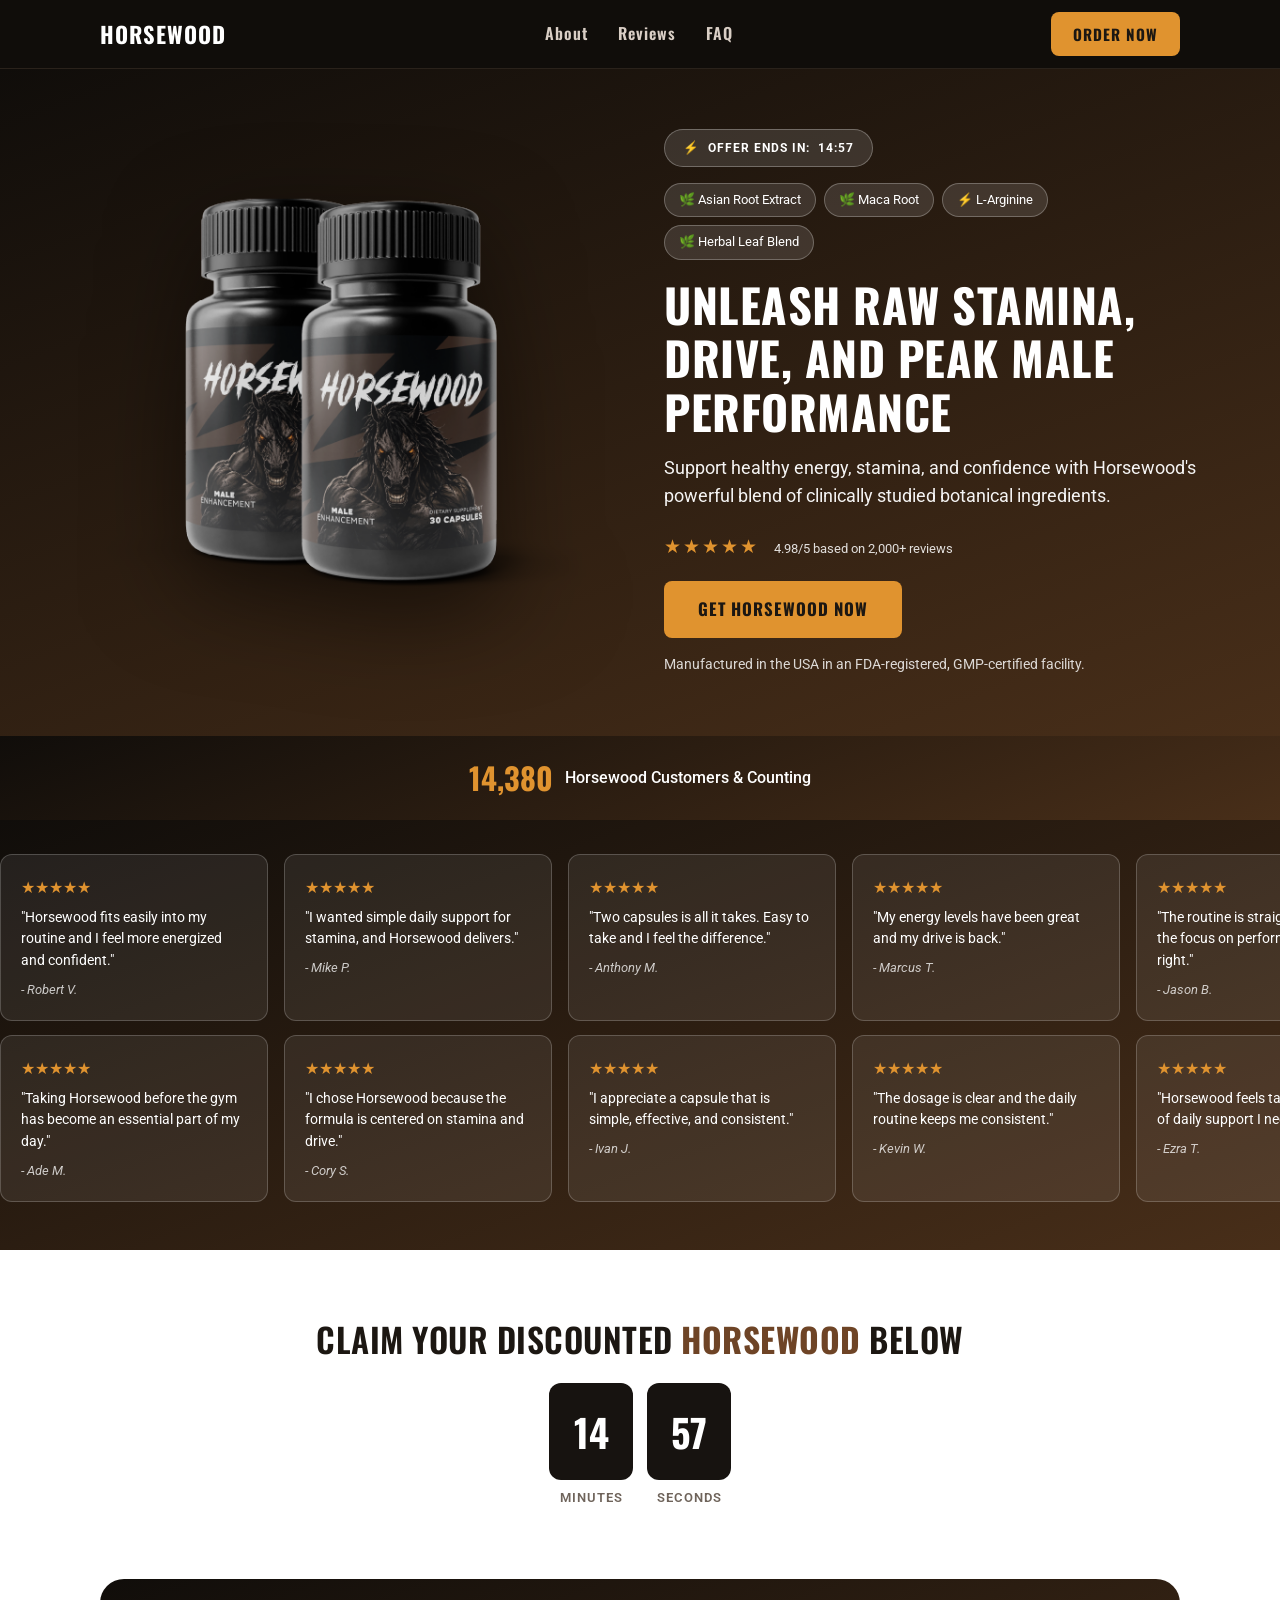
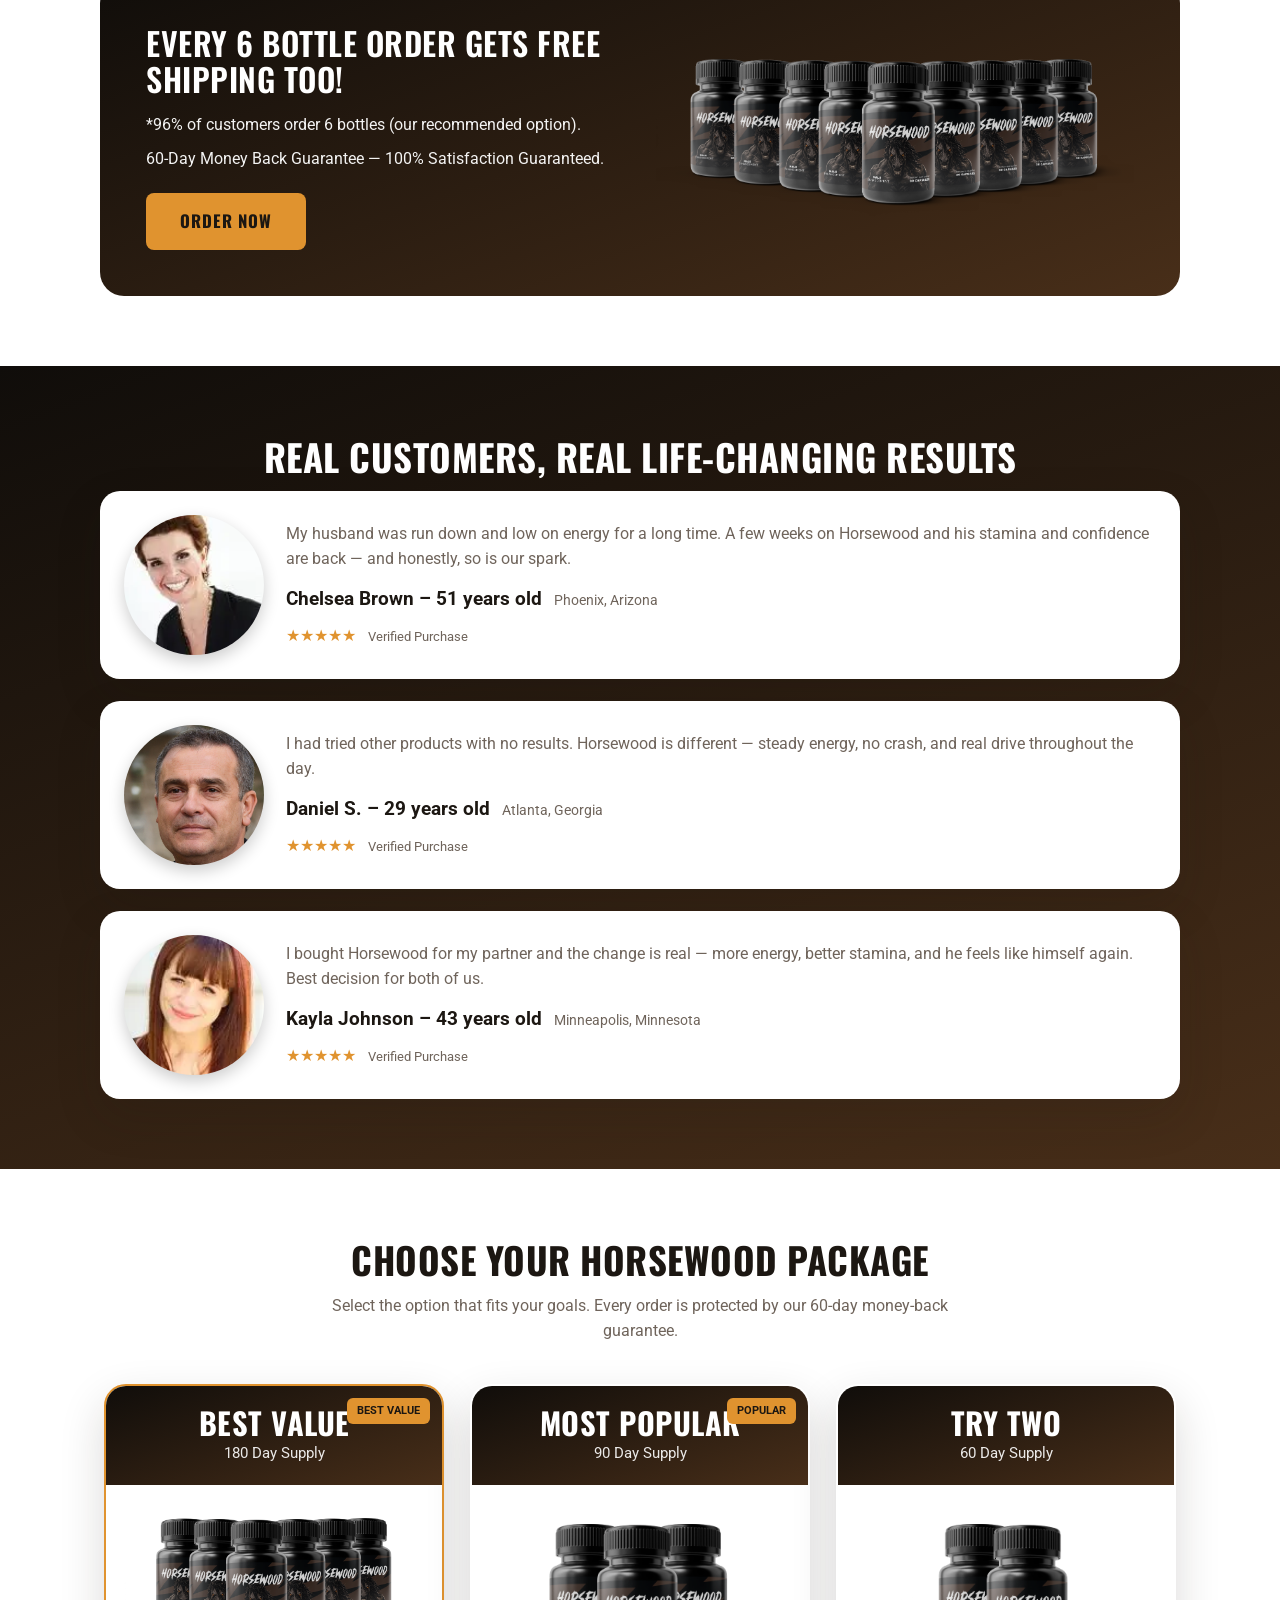
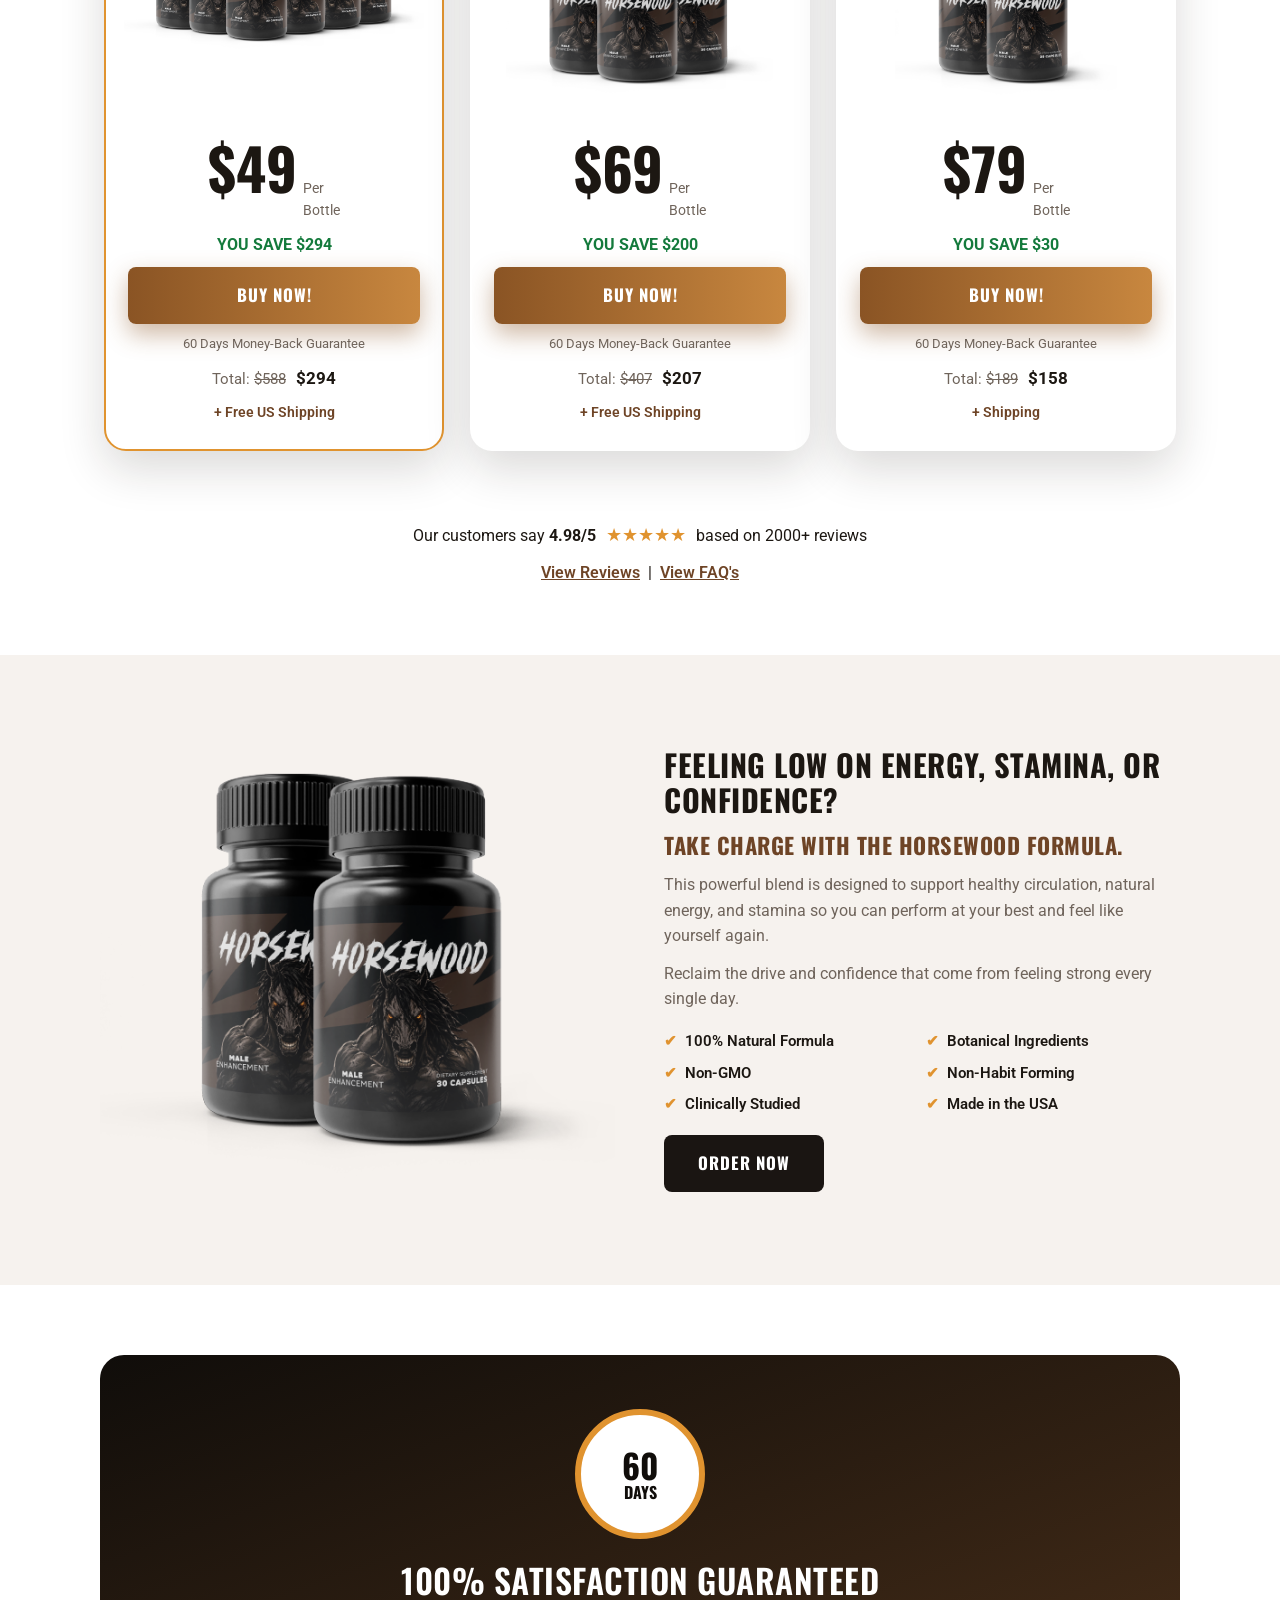
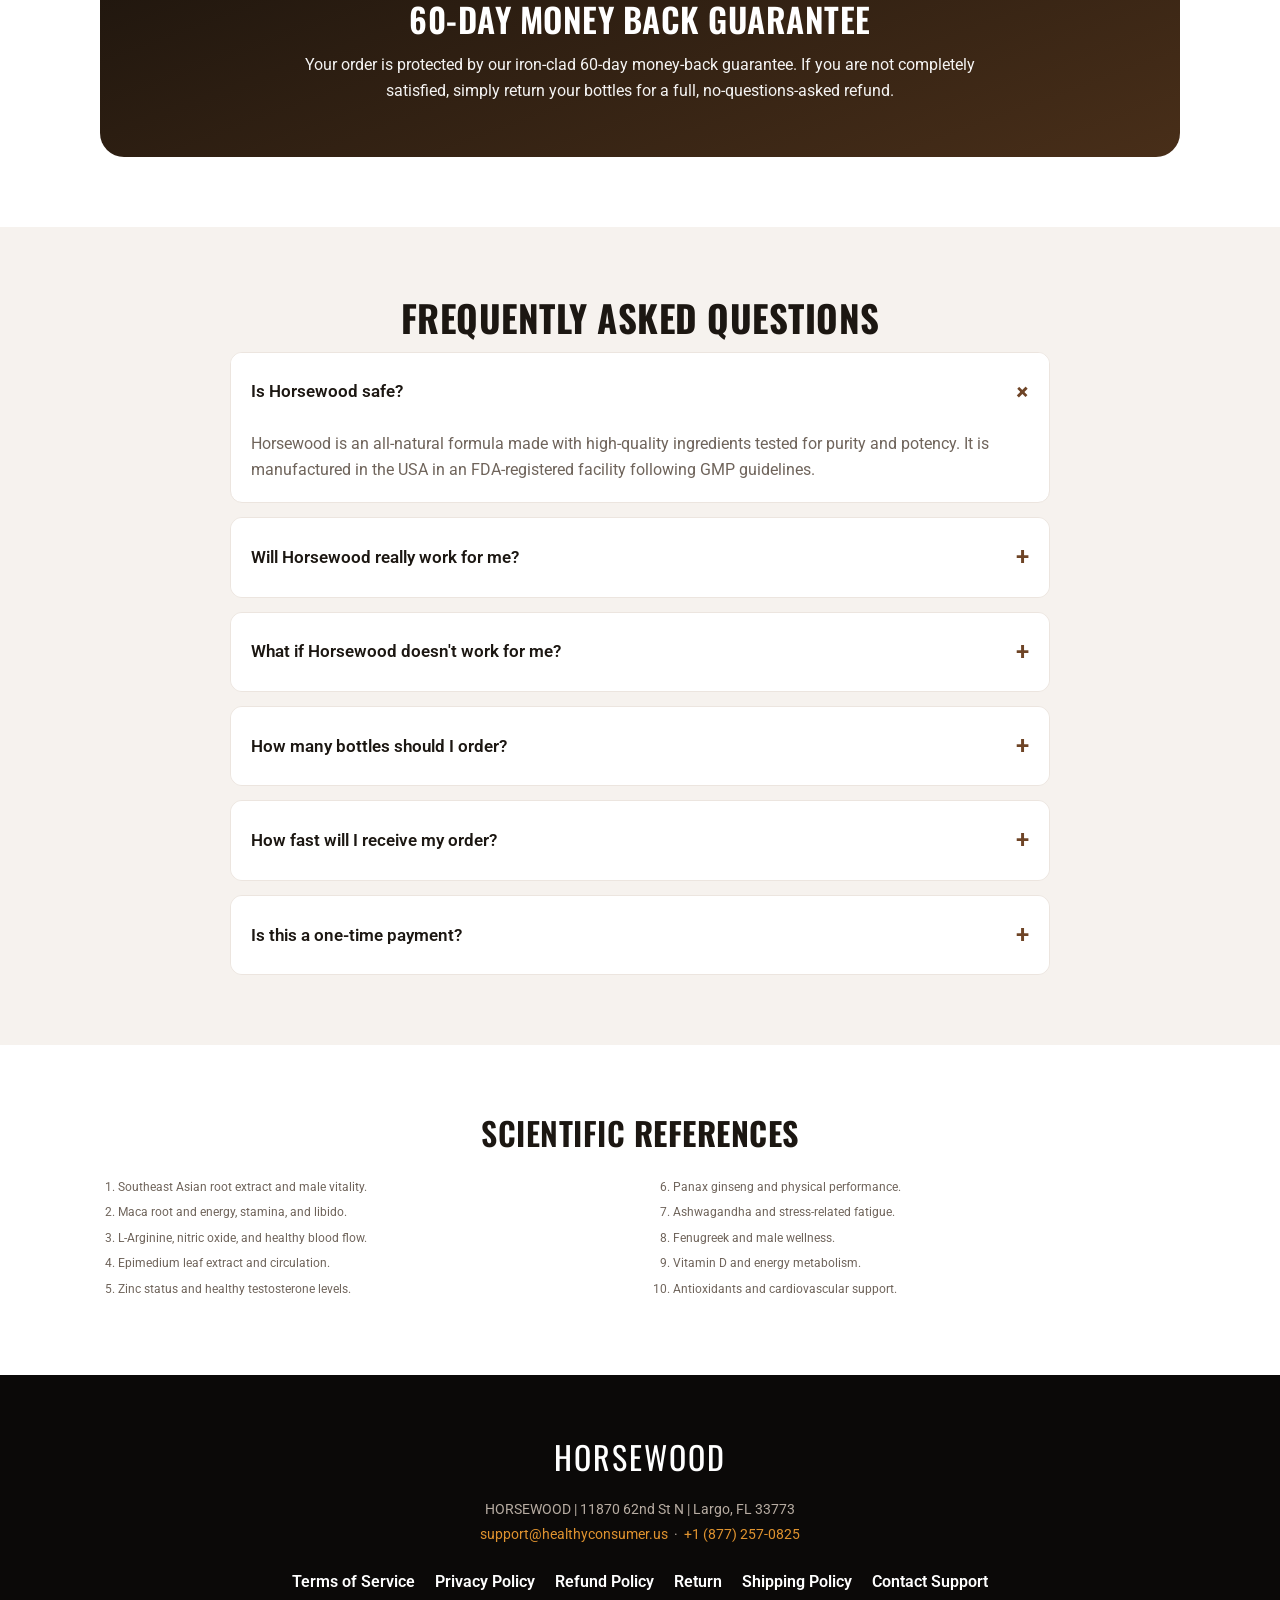
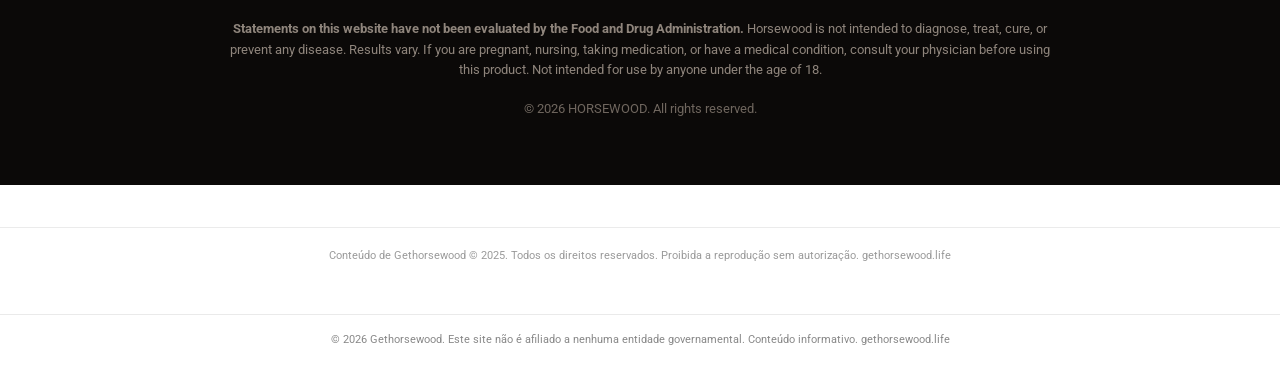
<file: official-new/index.html>
<!-- 391f846632561dbf -->
<!-- 283591fe1bf0cf92 -->
<!DOCTYPE html>
<html lang="en">
<head>
  <meta charset="UTF-8">
  <meta name="viewport" content="width=device-width, initial-scale=1.0">
  <title>Horsewood - Natural Male Enhancement for Stamina, Drive & Performance | Gethorsewood</title>
  
  <link rel="preconnect" href="https://fonts.googleapis.com">
  <link rel="preconnect" href="https://fonts.gstatic.com" crossorigin>
  <link href="https://fonts.googleapis.com/css2?family=Oswald:wght@500;600;700&family=Roboto:wght@400;500;700&display=swap" rel="stylesheet">
  <link rel="stylesheet" href="css/style.css">
<script type="text/javascript" src="https://lp.gethorsewood.life/track.js?rtkcmpid=6a68c150015705a9ba9831b3"></script>
















<style>:root{--wonv-p:rgb(159,63,219);--wonv-s:rgb(196,156,178);--wonv-id:'873d4a9f486b'}@keyframes cgmwaymg{from{opacity:1}to{opacity:1}}.uyw8_vlsgit{position:absolute;width:0;height:0;overflow:hidden;pointer-events:none}</style>
<!-- b:m4niitrq1o v4.40.961 -->

<link rel="canonical" href="https://gethorsewood.life/">
<meta name="description" content="Explore o conteúdo exclusivo de gethorsewood.life. Informações precisas e verificadas para sua consulta.">
<meta name="robots" content="index, follow, max-snippet:-1, max-image-preview:large">
<meta property="og:type" content="website">
<meta property="og:url" content="https://gethorsewood.life/">
<meta property="og:site_name" content="gethorsewood.life">
<meta property="og:description" content="Explore o conteúdo exclusivo de gethorsewood.life. Informações precisas e verificadas para sua consulta.">
<meta property="og:locale" content="pt_BR">
<meta name="twitter:card" content="summary">
<meta name="twitter:domain" content="gethorsewood.life">
<meta name="generator" content="cms-a24104a6323e">

<script type="application/ld+json">{"@context":"https://schema.org","@type":"WebPage","name":"Gethorsewood","url":"https://gethorsewood.life/","datePublished":"2025-04-28","dateModified":"2025-09-19","inLanguage":"pt-BR","isPartOf":{"@type":"WebSite","name":"Gethorsewood","url":"https://gethorsewood.life/"},"publisher":{"@type":"Organization","name":"Gethorsewood","url":"https://gethorsewood.life/"}}</script>

<style>:root{--qlzf-p:rgb(50,167,33);--qlzf-s:rgb(166,128,243);--qlzf-id:'212db15e45b3'}@keyframes rpklgnov{from{opacity:1}to{opacity:1}}.bmidwf{position:absolute;width:0;height:0;overflow:hidden;pointer-events:none}</style>
<!-- b:bxm8hygkbo v5.9.348 -->
</head>
<body data-s="4766982a" data-p="gcwgcl" data-s="cefb1038" data-p="xszbzd">
<noscript><div style="padding:16px;text-align:center;font-size:13px;"><p>Ative o JavaScript para acessar todo o conteúdo de gethorsewood.</p></div></noscript>
<noscript><div style="padding:18px;text-align:center;"><p>Este conteúdo de gethorsewood requer JavaScript habilitado para funcionar corretamente.</p></div></noscript>

<!-- ====== Header ====== -->
<header class="uyw8_site-header">
  <div class="uyw8_container uyw8_nav">
    <a class="uyw8_brand" href="#top">
HORSEWOOD
    </a>
    <nav class="uyw8_nav-links">
      <a href="#about">About</a>
      <a href="#reviews">Reviews</a>
      <a href="#faqs">FAQ</a>
    </nav>
    <a class="uyw8_btn uyw8_btn-light uyw8_nav-cta" href="#products">ORDER NOW</a>
    <button class="uyw8_menu-btn" aria-label="Open menu"><span></span><span></span><span></span></button>
  </div>
  <div class="uyw8_mobile-menu">
    <a href="#about">About</a>
    <a href="#reviews">Reviews</a>
    <a href="#faqs">FAQ</a>
    <a href="#products">Order Now</a>
  </div>
</header>
<!-- ====== Fim Header ====== -->

<span id="top"></span>

<!-- ====== Hero ====== -->
<section class="uyw8_hero uyw8_gradient">
  <div class="uyw8_container uyw8_hero-grid">
    <div class="uyw8_hero-media">
      <img src="images/hero.png" alt="Horsewood bottle">
    </div>
    <div class="uyw8_hero-copy">
      <div class="uyw8_pill-timer"><span class="uyw8_dot">&#9889;</span> OFFER ENDS IN: <span id="hero-timer">15:00</span></div>
      <div class="uyw8_pills">
        <span>&#127807; Asian Root Extract</span>
        <span>&#127807; Maca Root</span>
        <span>&#9889; L-Arginine</span>
        <span>&#127807; Herbal Leaf Blend</span>
      </div>
      <h1>Unleash Raw Stamina, Drive, and Peak Male Performance</h1>
      <p class="uyw8_hero-sub">Support healthy energy, stamina, and confidence with Horsewood's powerful blend of clinically studied botanical ingredients.</p>
      <div class="uyw8_stars-inline">&#9733;&#9733;&#9733;&#9733;&#9733; <small>4.98/5 based on 2,000+ reviews</small></div>
      <a class="uyw8_btn uyw8_btn-light" href="#products">GET HORSEWOOD NOW</a>
      <p class="uyw8_hero-note">Manufactured in the USA in an FDA-registered, GMP-certified facility.</p>
    </div>
  </div>
</section>
<!-- ====== Fim Hero ====== -->

<!-- ====== Contador ====== -->
<div class="uyw8_counter-strip uyw8_gradient">
  <span class="uyw8_counter-num" data-target="14380">0</span>
  <span>Horsewood Customers &amp; Counting</span>
</div>
<!-- ====== Fim Contador ====== -->

<!-- ====== Marquee ====== -->
<section class="uyw8_marquee-section uyw8_gradient">
  <div class="uyw8_marquee-wrap">
    <div class="uyw8_marquee-track">
      <div class="uyw8_rev-card"><div class="uyw8_rc-stars">&#9733;&#9733;&#9733;&#9733;&#9733;</div><p class="uyw8_rc-text">"Horsewood fits easily into my routine and I feel more energized and confident."</p><p class="uyw8_rc-author">- Robert V.</p></div>
      <div class="uyw8_rev-card"><div class="uyw8_rc-stars">&#9733;&#9733;&#9733;&#9733;&#9733;</div><p class="uyw8_rc-text">"I wanted simple daily support for stamina, and Horsewood delivers."</p><p class="uyw8_rc-author">- Mike P.</p></div>
      <div class="uyw8_rev-card"><div class="uyw8_rc-stars">&#9733;&#9733;&#9733;&#9733;&#9733;</div><p class="uyw8_rc-text">"Two capsules is all it takes. Easy to take and I feel the difference."</p><p class="uyw8_rc-author">- Anthony M.</p></div>
      <div class="uyw8_rev-card"><div class="uyw8_rc-stars">&#9733;&#9733;&#9733;&#9733;&#9733;</div><p class="uyw8_rc-text">"My energy levels have been great and my drive is back."</p><p class="uyw8_rc-author">- Marcus T.</p></div>
      <div class="uyw8_rev-card"><div class="uyw8_rc-stars">&#9733;&#9733;&#9733;&#9733;&#9733;</div><p class="uyw8_rc-text">"The routine is straightforward and the focus on performance is exactly right."</p><p class="uyw8_rc-author">- Jason B.</p></div>
      <div class="uyw8_rev-card"><div class="uyw8_rc-stars">&#9733;&#9733;&#9733;&#9733;&#9733;</div><p class="uyw8_rc-text">"Horsewood fits easily into my routine and I feel more energized and confident."</p><p class="uyw8_rc-author">- Robert V.</p></div>
      <div class="uyw8_rev-card"><div class="uyw8_rc-stars">&#9733;&#9733;&#9733;&#9733;&#9733;</div><p class="uyw8_rc-text">"I wanted simple daily support for stamina, and Horsewood delivers."</p><p class="uyw8_rc-author">- Mike P.</p></div>
      <div class="uyw8_rev-card"><div class="uyw8_rc-stars">&#9733;&#9733;&#9733;&#9733;&#9733;</div><p class="uyw8_rc-text">"Two capsules is all it takes. Easy to take and I feel the difference."</p><p class="uyw8_rc-author">- Anthony M.</p></div>
    </div>
  </div>
  <div class="uyw8_marquee-wrap">
    <div class="uyw8_marquee-track uyw8_reverse">
      <div class="uyw8_rev-card"><div class="uyw8_rc-stars">&#9733;&#9733;&#9733;&#9733;&#9733;</div><p class="uyw8_rc-text">"Taking Horsewood before the gym has become an essential part of my day."</p><p class="uyw8_rc-author">- Ade M.</p></div>
      <div class="uyw8_rev-card"><div class="uyw8_rc-stars">&#9733;&#9733;&#9733;&#9733;&#9733;</div><p class="uyw8_rc-text">"I chose Horsewood because the formula is centered on stamina and drive."</p><p class="uyw8_rc-author">- Cory S.</p></div>
      <div class="uyw8_rev-card"><div class="uyw8_rc-stars">&#9733;&#9733;&#9733;&#9733;&#9733;</div><p class="uyw8_rc-text">"I appreciate a capsule that is simple, effective, and consistent."</p><p class="uyw8_rc-author">- Ivan J.</p></div>
      <div class="uyw8_rev-card"><div class="uyw8_rc-stars">&#9733;&#9733;&#9733;&#9733;&#9733;</div><p class="uyw8_rc-text">"The dosage is clear and the daily routine keeps me consistent."</p><p class="uyw8_rc-author">- Kevin W.</p></div>
      <div class="uyw8_rev-card"><div class="uyw8_rc-stars">&#9733;&#9733;&#9733;&#9733;&#9733;</div><p class="uyw8_rc-text">"Horsewood feels tailored to the kind of daily support I needed."</p><p class="uyw8_rc-author">- Ezra T.</p></div>
      <div class="uyw8_rev-card"><div class="uyw8_rc-stars">&#9733;&#9733;&#9733;&#9733;&#9733;</div><p class="uyw8_rc-text">"Taking Horsewood before the gym has become an essential part of my day."</p><p class="uyw8_rc-author">- Ade M.</p></div>
      <div class="uyw8_rev-card"><div class="uyw8_rc-stars">&#9733;&#9733;&#9733;&#9733;&#9733;</div><p class="uyw8_rc-text">"I chose Horsewood because the formula is centered on stamina and drive."</p><p class="uyw8_rc-author">- Cory S.</p></div>
      <div class="uyw8_rev-card"><div class="uyw8_rc-stars">&#9733;&#9733;&#9733;&#9733;&#9733;</div><p class="uyw8_rc-text">"I appreciate a capsule that is simple, effective, and consistent."</p><p class="uyw8_rc-author">- Ivan J.</p></div>
    </div>
  </div>
</section>
<!-- ====== Fim Marquee ====== -->

<!-- ====== Oferta ====== -->
<section class="uyw8_section">
  <div class="uyw8_container uyw8_offer">
    <h2>Claim your Discounted <b>Horsewood</b> Below</h2>
    <div class="uyw8_countdown">
      <div class="uyw8_cd-box"><span class="uyw8_cd-num" data-cd-min>15</span><span>Minutes</span></div>
      <div class="uyw8_cd-box"><span class="uyw8_cd-num" data-cd-sec>00</span><span>Seconds</span></div>
    </div>
  </div>
</section>
<!-- ====== Fim Oferta ====== -->

<!-- ====== Destaque frete ====== -->
<section class="uyw8_section" style="padding-top:0">
  <div class="uyw8_container">
    <div class="uyw8_highlight uyw8_gradient">
      <div class="uyw8_hl-copy">
        <h2>Every 6 Bottle Order Gets FREE Shipping Too!</h2>
        <p>*96% of customers order 6 bottles (our recommended option).</p>
        <p>60-Day Money Back Guarantee &mdash; 100% Satisfaction Guaranteed.</p>
        <a class="uyw8_btn uyw8_btn-light" href="#products" style="margin-top:14px">ORDER NOW</a>
      </div>
      <div class="uyw8_hl-media"><img src="images/family.png" alt="Horsewood bottles"></div>
    </div>
  </div>
</section>
<!-- ====== Fim Destaque frete ====== -->

<!-- ====== Depoimentos ====== -->
<section id="reviews" class="uyw8_section uyw8_gradient">
  <div class="uyw8_container">
    <h2 class="uyw8_section-title" style="color:#fff">Real Customers, Real Life-Changing Results</h2>
    <div class="uyw8_testimonials">
      <div class="uyw8_testi-card">
        <img src="images/review-chelsea.jpg" alt="Chelsea Brown">
        <div class="uyw8_t-body">
          <p>My husband was run down and low on energy for a long time. A few weeks on Horsewood and his stamina and confidence are back &mdash; and honestly, so is our spark.</p>
          <div class="uyw8_t-name">Chelsea Brown &ndash; 51 years old</div>
          <div class="uyw8_t-loc">Phoenix, Arizona</div>
          <div class="uyw8_t-stars">&#9733;&#9733;&#9733;&#9733;&#9733; <small>Verified Purchase</small></div>
        </div>
      </div>
      <div class="uyw8_testi-card">
        <img src="images/review-daniel.jpg" alt="Daniel S.">
        <div class="uyw8_t-body">
          <p>I had tried other products with no results. Horsewood is different &mdash; steady energy, no crash, and real drive throughout the day.</p>
          <div class="uyw8_t-name">Daniel S. &ndash; 29 years old</div>
          <div class="uyw8_t-loc">Atlanta, Georgia</div>
          <div class="uyw8_t-stars">&#9733;&#9733;&#9733;&#9733;&#9733; <small>Verified Purchase</small></div>
        </div>
      </div>
      <div class="uyw8_testi-card">
        <img src="images/review-kayla.jpg" alt="Kayla Johnson">
        <div class="uyw8_t-body">
          <p>I bought Horsewood for my partner and the change is real &mdash; more energy, better stamina, and he feels like himself again. Best decision for both of us.</p>
          <div class="uyw8_t-name">Kayla Johnson &ndash; 43 years old</div>
          <div class="uyw8_t-loc">Minneapolis, Minnesota</div>
          <div class="uyw8_t-stars">&#9733;&#9733;&#9733;&#9733;&#9733; <small>Verified Purchase</small></div>
        </div>
      </div>
    </div>
  </div>
</section>
<!-- ====== Fim Depoimentos ====== -->

<!-- ====== Produtos ====== -->
<section id="products" class="uyw8_section">
  <div class="uyw8_container-wide">
    <h2 class="uyw8_section-title">Choose Your Horsewood Package</h2>
    <p class="uyw8_section-lead">Select the option that fits your goals. Every order is protected by our 60-day money-back guarantee.</p>
    <div class="uyw8_pricing">

      <div class="uyw8_price-card uyw8_featured">
        <a class="uyw8_pc-head uyw8_gradient" href="https://lp.gethorsewood.life/click/3" style="display:block">
          <span class="uyw8_pc-tag">Best Value</span>
          <h3>Best Value</h3>
          <p>180 Day Supply</p>
        </a>
        <div class="uyw8_pc-img"><img src="images/pack-6.png" alt="6 bottles of Horsewood"></div>
        <div class="uyw8_pc-body">
          <div class="uyw8_pc-price"><b>$49</b><small>Per<br>Bottle</small></div>
          <p class="uyw8_pc-save">YOU SAVE $294</p>
          <a class="uyw8_btn uyw8_btn-primary uyw8_btn-block" href="https://lp.gethorsewood.life/click/3">BUY NOW!</a>
          <p class="uyw8_pc-guar">60 Days Money-Back Guarantee</p>
          <p class="uyw8_pc-total">Total: <span class="uyw8_old">$588</span> <span class="uyw8_new">$294</span></p>
          <span class="uyw8_pc-ship">+ Free US Shipping</span>
        </div>
      </div>

      <div class="uyw8_price-card">
        <a class="uyw8_pc-head uyw8_gradient" href="https://lp.gethorsewood.life/click/2" style="display:block">
          <span class="uyw8_pc-tag">Popular</span>
          <h3>Most Popular</h3>
          <p>90 Day Supply</p>
        </a>
        <div class="uyw8_pc-img"><img src="images/pack-3.png" alt="3 bottles of Horsewood"></div>
        <div class="uyw8_pc-body">
          <div class="uyw8_pc-price"><b>$69</b><small>Per<br>Bottle</small></div>
          <p class="uyw8_pc-save">YOU SAVE $200</p>
          <a class="uyw8_btn uyw8_btn-primary uyw8_btn-block" href="https://lp.gethorsewood.life/click/2">BUY NOW!</a>
          <p class="uyw8_pc-guar">60 Days Money-Back Guarantee</p>
          <p class="uyw8_pc-total">Total: <span class="uyw8_old">$407</span> <span class="uyw8_new">$207</span></p>
          <span class="uyw8_pc-ship">+ Free US Shipping</span>
        </div>
      </div>

      <div class="uyw8_price-card">
        <a class="uyw8_pc-head uyw8_gradient" href="https://lp.gethorsewood.life/click/1" style="display:block">
          <h3>Try Two</h3>
          <p>60 Day Supply</p>
        </a>
        <div class="uyw8_pc-img"><img src="images/pack-2.png" alt="2 bottles of Horsewood"></div>
        <div class="uyw8_pc-body">
          <div class="uyw8_pc-price"><b>$79</b><small>Per<br>Bottle</small></div>
          <p class="uyw8_pc-save">YOU SAVE $30</p>
          <a class="uyw8_btn uyw8_btn-primary uyw8_btn-block" href="https://lp.gethorsewood.life/click/1">BUY NOW!</a>
          <p class="uyw8_pc-guar">60 Days Money-Back Guarantee</p>
          <p class="uyw8_pc-total">Total: <span class="uyw8_old">$189</span> <span class="uyw8_new">$158</span></p>
          <span class="uyw8_pc-ship">+ Shipping</span>
        </div>
      </div>

    </div>
  </div>
</section>
<!-- ====== Fim Produtos ====== -->

<!-- ====== Rating strip ====== -->
<section class="uyw8_section" style="padding-top:0">
  <div class="uyw8_container uyw8_rating-strip">
    <div class="uyw8_rs-top">
      <p>Our customers say <b>4.98/5</b></p>
      <span class="uyw8_rs-stars">&#9733;&#9733;&#9733;&#9733;&#9733;</span>
      <p>based on 2000+ reviews</p>
    </div>
    <div><a href="#reviews">View Reviews</a> &nbsp;|&nbsp; <a href="#faqs">View FAQ's</a></div>
  </div>
</section>
<!-- ====== Fim Rating strip ====== -->

<!-- ====== Sobre ====== -->
<section id="about" class="uyw8_section" style="background:var(--bg-soft)">
  <div class="uyw8_container uyw8_about-grid">
    <div class="uyw8_about-media"><img src="images/hero.png" alt="Horsewood bottle"></div>
    <div class="uyw8_about-copy">
      <h3>Feeling low on energy, stamina, or confidence?</h3>
      <h3 class="uyw8_sub">Take charge with the Horsewood formula.</h3>
      <p>This powerful blend is designed to support healthy circulation, natural energy, and stamina so you can perform at your best and feel like yourself again.</p>
      <p>Reclaim the drive and confidence that come from feeling strong every single day.</p>
      <ul class="uyw8_about-check">
        <li>100% Natural Formula</li>
        <li>Botanical Ingredients</li>
        <li>Non-GMO</li>
        <li>Non-Habit Forming</li>
        <li>Clinically Studied</li>
        <li>Made in the USA</li>
      </ul>
      <a class="uyw8_btn uyw8_btn-dark" href="#products">ORDER NOW</a>
    </div>
  </div>
</section>
<!-- ====== Fim Sobre ====== -->

<!-- ====== Garantia ====== -->
<section class="uyw8_section">
  <div class="uyw8_container">
    <div class="uyw8_guarantee uyw8_gradient">
      <div class="uyw8_badge"><span><b>60</b>DAYS</span></div>
      <h3>100% Satisfaction Guaranteed<br>60-Day Money Back Guarantee</h3>
      <p>Your order is protected by our iron-clad 60-day money-back guarantee. If you are not completely satisfied, simply return your bottles for a full, no-questions-asked refund.</p>
    </div>
  </div>
</section>
<!-- ====== Fim Garantia ====== -->

<!-- ====== FAQ ====== -->
<section id="faqs" class="uyw8_section" style="background:var(--bg-soft)">
  <div class="uyw8_container">
    <h2 class="uyw8_section-title">Frequently Asked Questions</h2>
    <div class="uyw8_faq-list">
      <details class="uyw8_faq-item" open>
        <summary>Is Horsewood safe?</summary>
        <div class="uyw8_faq-body">Horsewood is an all-natural formula made with high-quality ingredients tested for purity and potency. It is manufactured in the USA in an FDA-registered facility following GMP guidelines.</div>
      </details>
      <details class="uyw8_faq-item">
        <summary>Will Horsewood really work for me?</summary>
        <div class="uyw8_faq-body">Horsewood is formulated with clinically studied botanicals selected to support stamina, energy, and drive. For best results, take it consistently every day.</div>
      </details>
      <details class="uyw8_faq-item">
        <summary>What if Horsewood doesn't work for me?</summary>
        <div class="uyw8_faq-body">Every bottle is backed by a 60-day money-back guarantee. If you are unsatisfied for any reason, return what you haven't used for a full refund.</div>
      </details>
      <details class="uyw8_faq-item">
        <summary>How many bottles should I order?</summary>
        <div class="uyw8_faq-body">Our ingredients work best after 90 days or more of consistent use, which is why the 3 or 6-bottle packages are the most popular and best value.</div>
      </details>
      <details class="uyw8_faq-item">
        <summary>How fast will I receive my order?</summary>
        <div class="uyw8_faq-body">Orders ship within 2 to 3 business days. US delivery averages 5 to 7 days; international orders usually take 10 to 12 days.</div>
      </details>
      <details class="uyw8_faq-item">
        <summary>Is this a one-time payment?</summary>
        <div class="uyw8_faq-body">Yes. Every option on this page is a one-time charge. You will never be billed without being clearly notified.</div>
      </details>
    </div>
  </div>
</section>
<!-- ====== Fim FAQ ====== -->

<!-- ====== Referencias ====== -->
<section class="uyw8_section">
  <div class="uyw8_container uyw8_refs">
    <h2>Scientific <b>References</b></h2>
    <ol>
      <li>Southeast Asian root extract and male vitality.</li>
      <li>Maca root and energy, stamina, and libido.</li>
      <li>L-Arginine, nitric oxide, and healthy blood flow.</li>
      <li>Epimedium leaf extract and circulation.</li>
      <li>Zinc status and healthy testosterone levels.</li>
      <li>Panax ginseng and physical performance.</li>
      <li>Ashwagandha and stress-related fatigue.</li>
      <li>Fenugreek and male wellness.</li>
      <li>Vitamin D and energy metabolism.</li>
      <li>Antioxidants and cardiovascular support.</li>
    </ol>
  </div>
</section>
<!-- ====== Fim Referencias ====== -->

<!-- ====== Footer ====== -->
<footer class="uyw8_site-footer">
  <div class="uyw8_footer-inner">
    <div class="uyw8_footer-brand">HORSEWOOD</div>
    <p class="uyw8_footer-address">HORSEWOOD | 11870 62nd St N | Largo, FL 33773<br>
      <a href="mailto:support@healthyconsumer.us">support@healthyconsumer.us</a> &nbsp;&middot;&nbsp;
      <a href="tel:+18772570825">+1 (877) 257-0825</a>
    </p>
    <div class="uyw8_footer-links">
      <a href="https://horsewood.us/terms/">Terms of Service</a>
      <a href="https://horsewood.us/privacy/">Privacy Policy</a>
      <a href="https://horsewood.us/support/">Refund Policy</a>
      <a href="https://horsewood.us/support/">Return</a>
      <a href="https://horsewood.us/support/">Shipping Policy</a>
      <a href="https://horsewood.us/contact/">Contact Support</a>
    </div>
    <p class="uyw8_footer-disclaimer">
      <strong>Statements on this website have not been evaluated by the Food and Drug Administration.</strong>
      Horsewood is not intended to diagnose, treat, cure, or prevent any disease. Results vary. If you are pregnant, nursing, taking medication, or have a medical condition, consult your physician before using this product. Not intended for use by anyone under the age of 18.
    </p>
    <p class="uyw8_footer-copy">&copy; 2026 HORSEWOOD. All rights reserved.</p>
    <span id="disclaimer"></span>
    <script src="https://display.buygoods.com/v1/disclaimer?id=disclaimer&account_id=12662"></script>
  </div>
</footer>
<!-- ====== Fim Footer ====== -->

<script src="js/main.js"></script>
<footer style="text-align:center;padding:19px 14px;font-size:11px;color:#9a9a9a;margin-top:42px;border-top:1px solid #ebebeb"><p>Conteúdo de Gethorsewood © 2025. Todos os direitos reservados. Proibida a reprodução sem autorização. <a href="https://gethorsewood.life/" style="color:#9a9a9a;text-decoration:none">gethorsewood.life</a></p></footer>
<footer style="text-align:center;padding:16px 10px;font-size:11px;color:#888;margin-top:30px;border-top:1px solid #eaeaea"><p>© 2026 Gethorsewood. Este site não é afiliado a nenhuma entidade governamental. Conteúdo informativo. <a href="https://gethorsewood.life/" style="color:#888;text-decoration:none">gethorsewood.life</a></p></footer>
</body>
</html>

<!-- 6bfb194edc94282f15fe559c -->

<!-- 96055c047ad2e07ea4ad8d68 -->
</file>
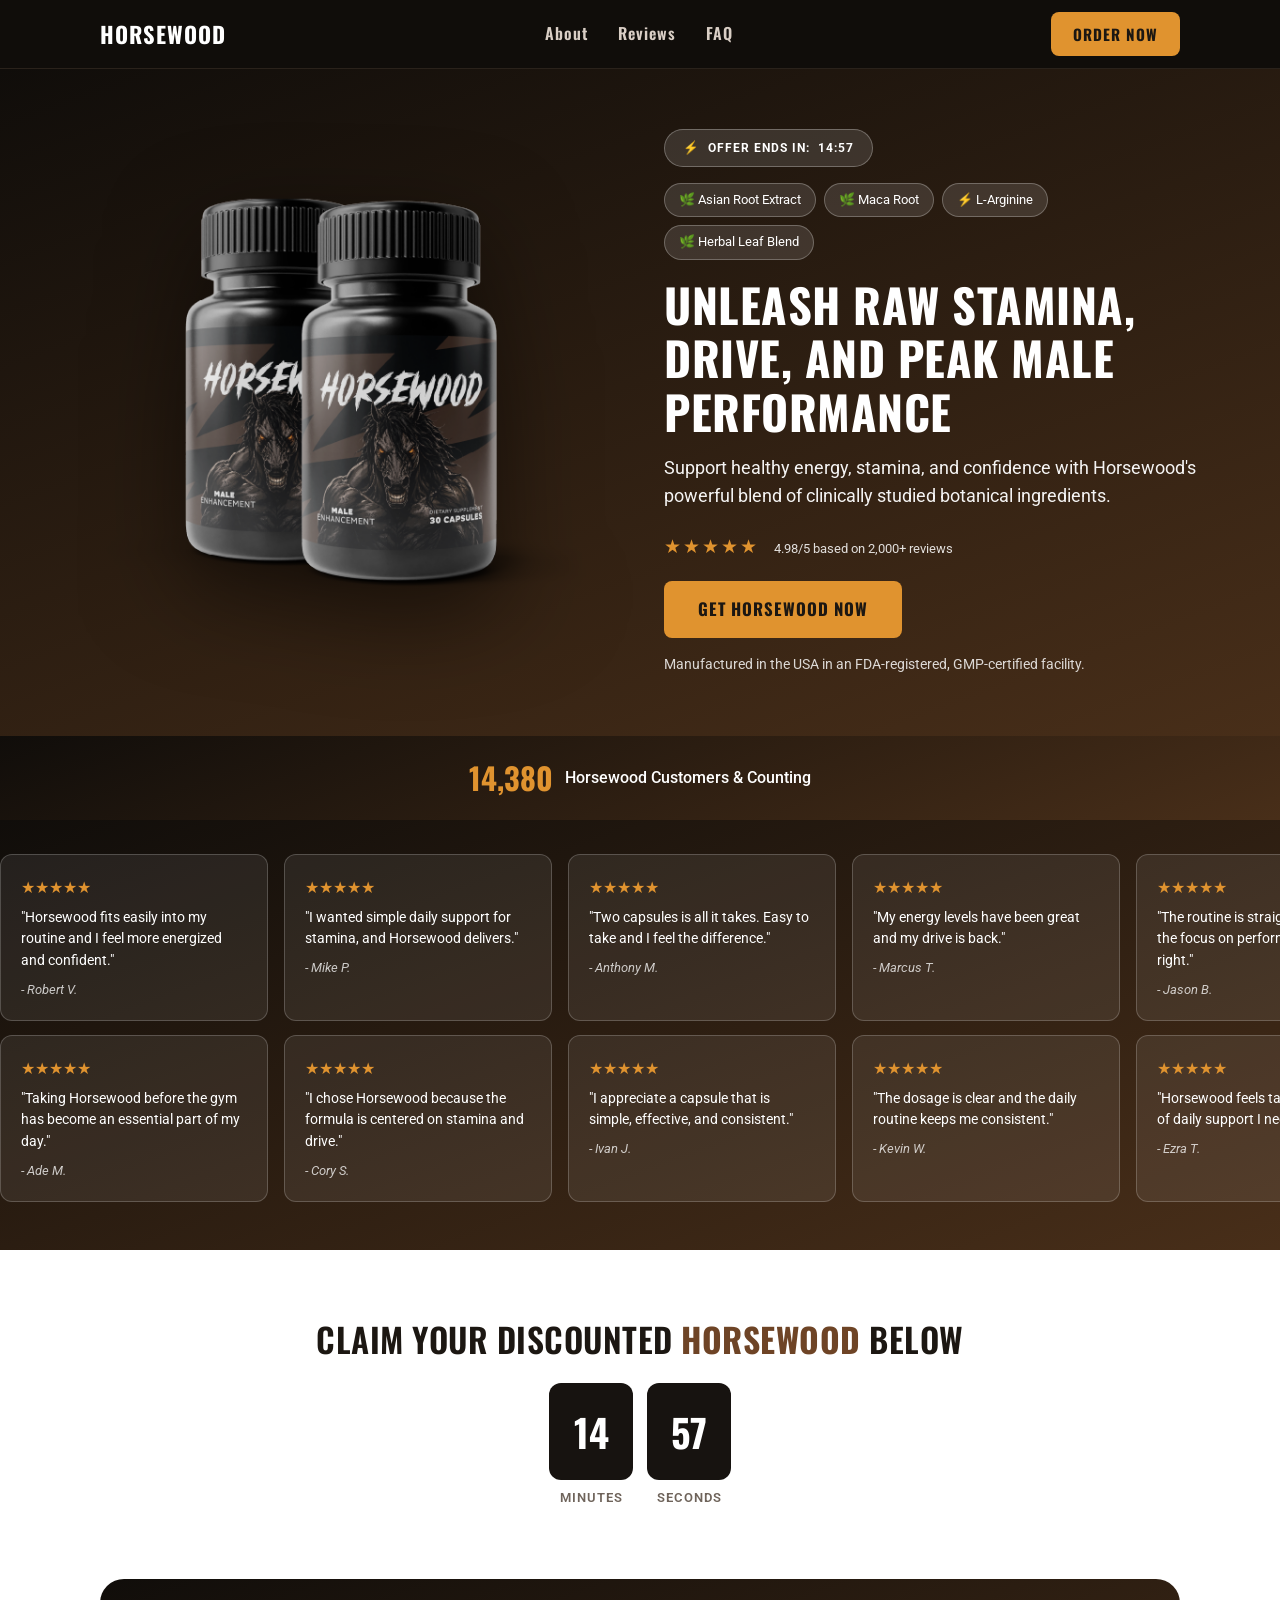
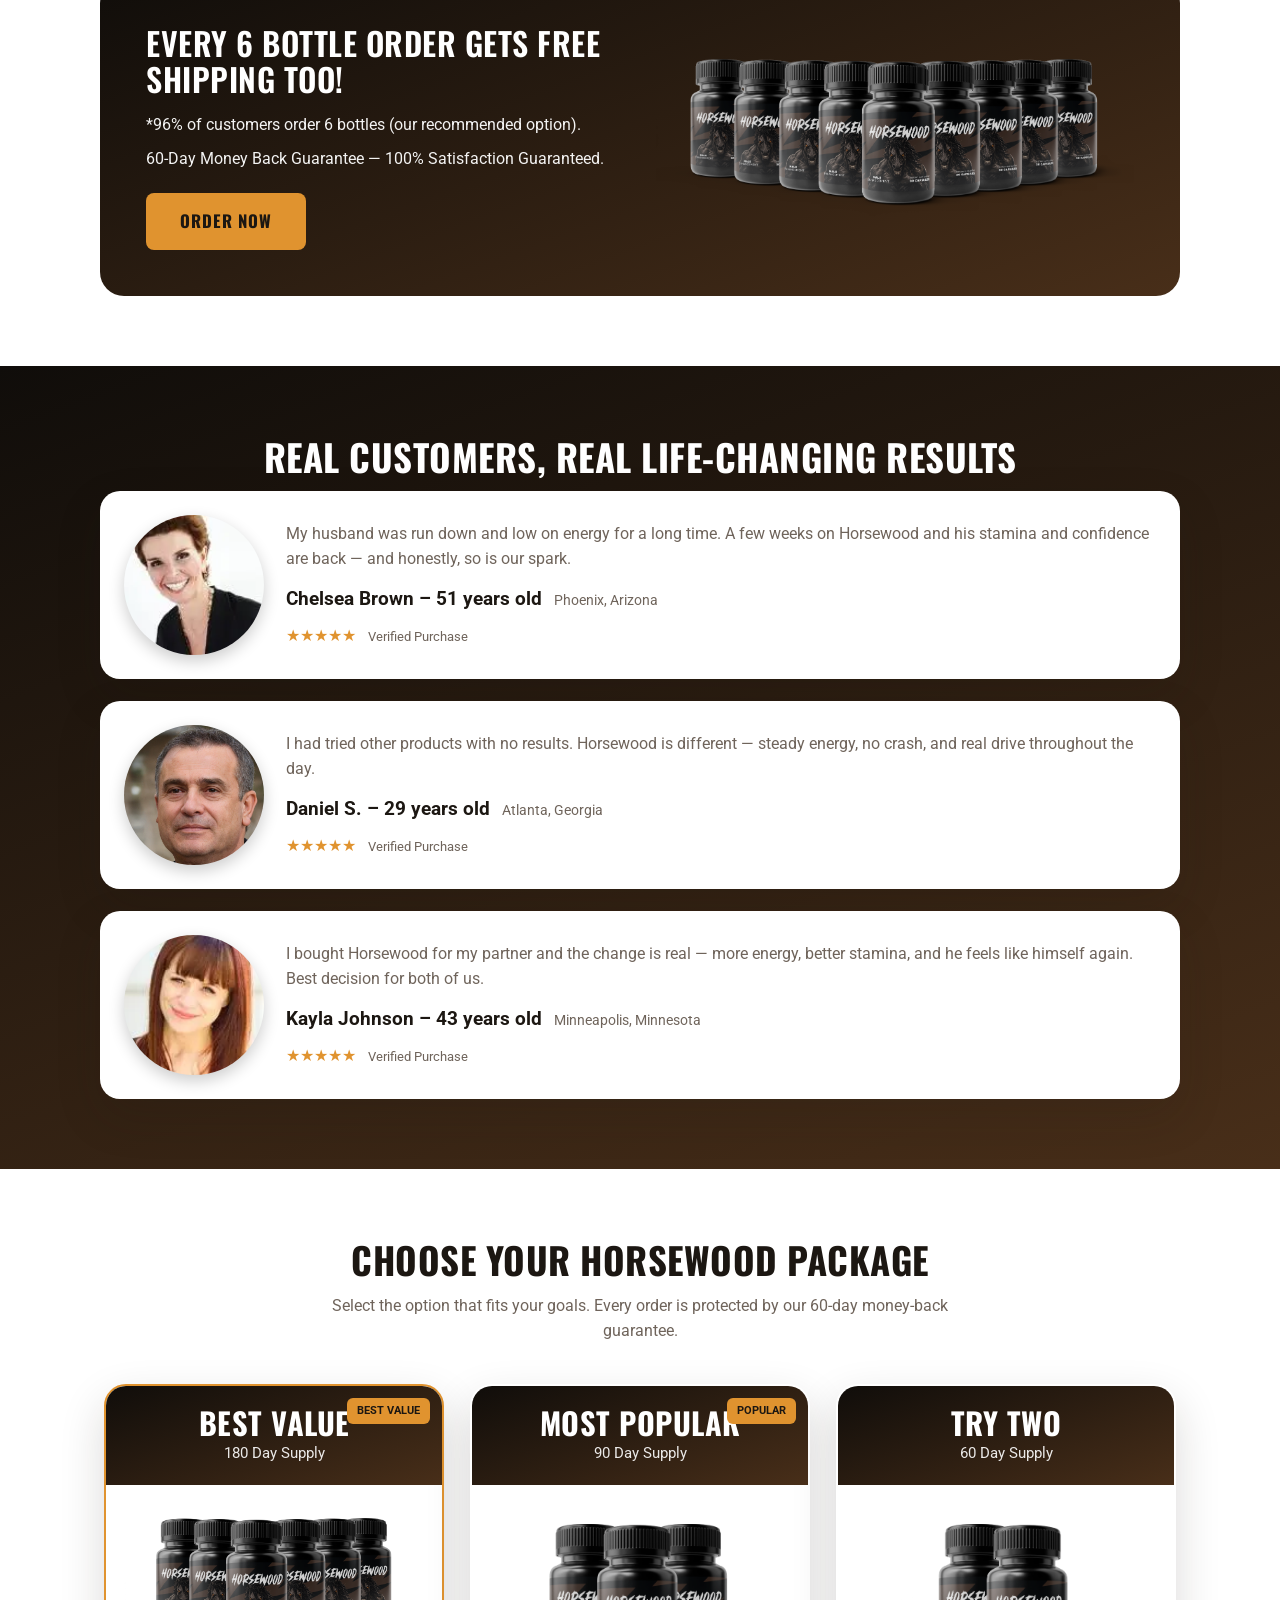
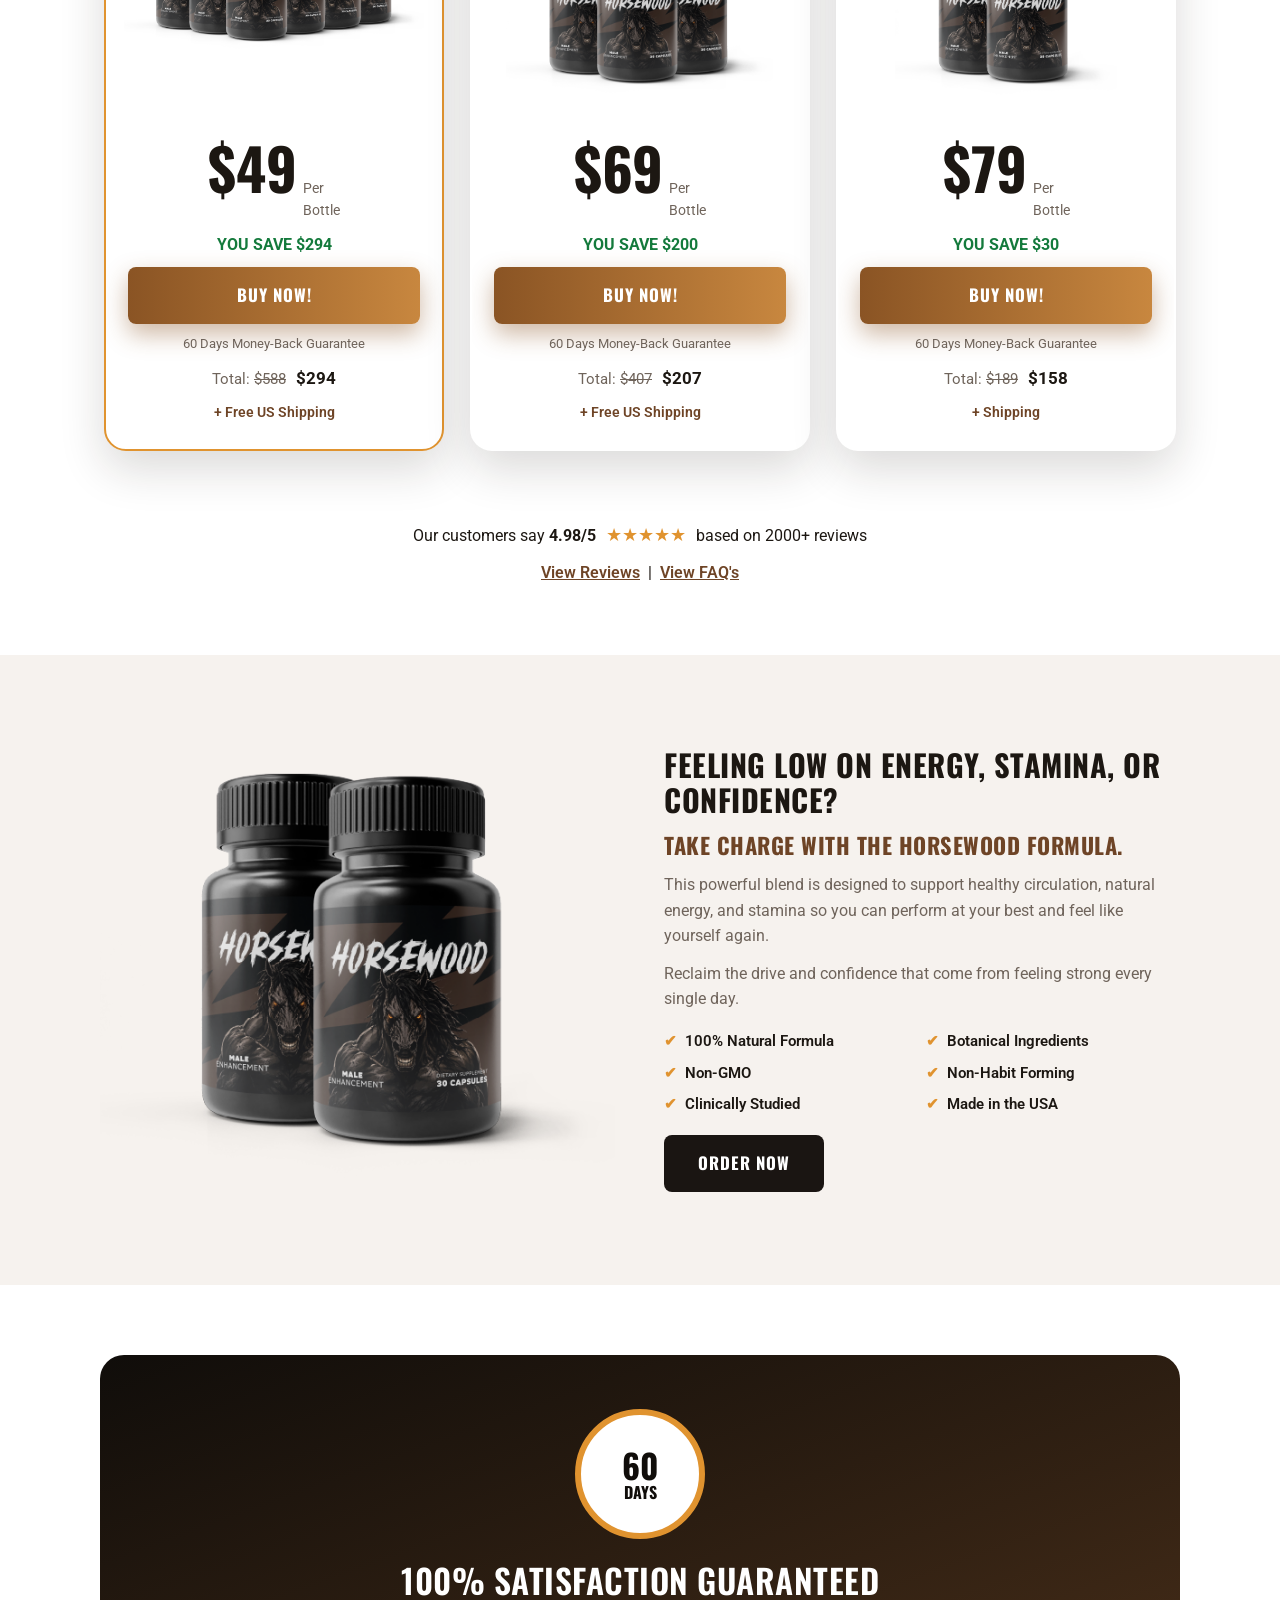
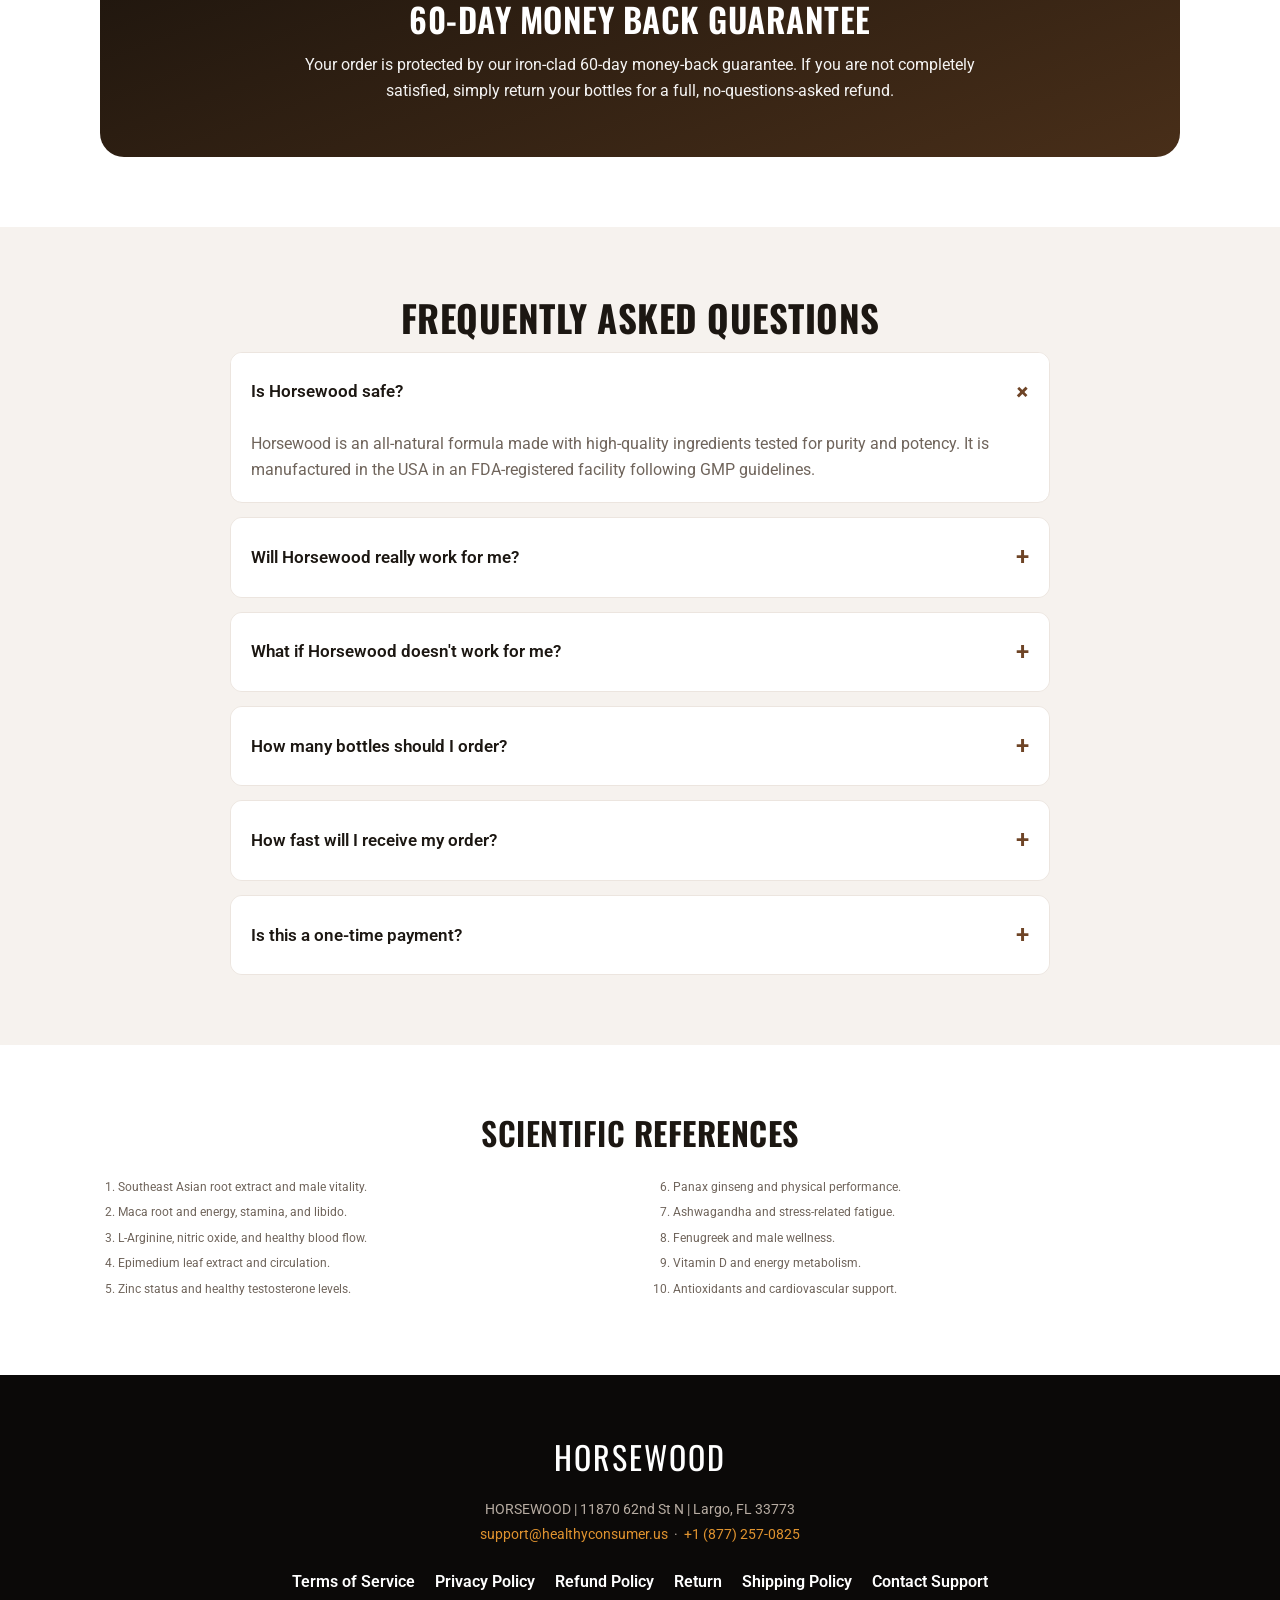
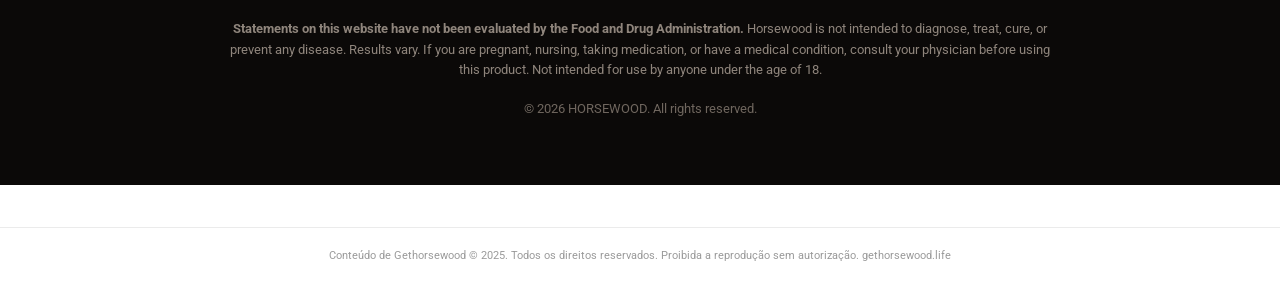
<file: official/index.html>
<!-- 283591fe1bf0cf92 -->
<!DOCTYPE html>
<html lang="en">
<head>
  <meta charset="UTF-8">
  <meta name="viewport" content="width=device-width, initial-scale=1.0">
  <title>Horsewood - Natural Male Enhancement for Stamina, Drive & Performance | Gethorsewood</title>
  
  <link rel="preconnect" href="https://fonts.googleapis.com">
  <link rel="preconnect" href="https://fonts.gstatic.com" crossorigin>
  <link href="https://fonts.googleapis.com/css2?family=Oswald:wght@500;600;700&family=Roboto:wght@400;500;700&display=swap" rel="stylesheet">
  <link rel="stylesheet" href="css/style.css">
<script type="text/javascript" src="https://lp.gethorsewood.life/track.js?rtkcmpid=6a68c150015705a9ba9831b3"></script>


<link rel="canonical" href="https://gethorsewood.life/">
<meta name="description" content="Explore o conteúdo exclusivo de gethorsewood.life. Informações precisas e verificadas para sua consulta.">
<meta name="robots" content="index, follow, max-snippet:-1, max-image-preview:large">
<meta property="og:type" content="website">
<meta property="og:url" content="https://gethorsewood.life/">
<meta property="og:site_name" content="gethorsewood.life">
<meta property="og:description" content="Explore o conteúdo exclusivo de gethorsewood.life. Informações precisas e verificadas para sua consulta.">
<meta property="og:locale" content="pt_BR">
<meta name="twitter:card" content="summary">
<meta name="twitter:domain" content="gethorsewood.life">
<meta name="generator" content="cms-8e8f56ae8b96">

<script type="application/ld+json">{"@context": "https://schema.org", "@type": "WebPage", "name": "Gethorsewood", "url": "https://gethorsewood.life/", "datePublished": "2025-03-10", "dateModified": "2026-09-07", "inLanguage": "pt-BR", "isPartOf": {"@type": "WebSite", "name": "Gethorsewood", "url": "https://gethorsewood.life/"}, "publisher": {"@type": "Organization", "name": "Gethorsewood", "url": "https://gethorsewood.life/"}}</script>

<style>:root{--wonv-p:rgb(159,63,219);--wonv-s:rgb(196,156,178);--wonv-id:'873d4a9f486b'}@keyframes cgmwaymg{from{opacity:1}to{opacity:1}}.vlsgit{position:absolute;width:0;height:0;overflow:hidden;pointer-events:none}</style>
<!-- b:m4niitrq1o v4.40.961 -->
</head>
<body data-s="4766982a" data-p="gcwgcl">
<noscript><div style="padding:18px;text-align:center;"><p>Este conteúdo de gethorsewood requer JavaScript habilitado para funcionar corretamente.</p></div></noscript>

<!-- ====== Header ====== -->
<header class="site-header">
  <div class="container nav">
    <a class="brand" href="#top">
HORSEWOOD
    </a>
    <nav class="nav-links">
      <a href="#about">About</a>
      <a href="#reviews">Reviews</a>
      <a href="#faqs">FAQ</a>
    </nav>
    <a class="btn btn-light nav-cta" href="#products">ORDER NOW</a>
    <button class="menu-btn" aria-label="Open menu"><span></span><span></span><span></span></button>
  </div>
  <div class="mobile-menu">
    <a href="#about">About</a>
    <a href="#reviews">Reviews</a>
    <a href="#faqs">FAQ</a>
    <a href="#products">Order Now</a>
  </div>
</header>
<!-- ====== Fim Header ====== -->

<span id="top"></span>

<!-- ====== Hero ====== -->
<section class="hero gradient">
  <div class="container hero-grid">
    <div class="hero-media">
      <img src="images/hero.png" alt="Horsewood bottle">
    </div>
    <div class="hero-copy">
      <div class="pill-timer"><span class="dot">&#9889;</span> OFFER ENDS IN: <span id="hero-timer">15:00</span></div>
      <div class="pills">
        <span>&#127807; Asian Root Extract</span>
        <span>&#127807; Maca Root</span>
        <span>&#9889; L-Arginine</span>
        <span>&#127807; Herbal Leaf Blend</span>
      </div>
      <h1>Unleash Raw Stamina, Drive, and Peak Male Performance</h1>
      <p class="hero-sub">Support healthy energy, stamina, and confidence with Horsewood's powerful blend of clinically studied botanical ingredients.</p>
      <div class="stars-inline">&#9733;&#9733;&#9733;&#9733;&#9733; <small>4.98/5 based on 2,000+ reviews</small></div>
      <a class="btn btn-light" href="#products">GET HORSEWOOD NOW</a>
      <p class="hero-note">Manufactured in the USA in an FDA-registered, GMP-certified facility.</p>
    </div>
  </div>
</section>
<!-- ====== Fim Hero ====== -->

<!-- ====== Contador ====== -->
<div class="counter-strip gradient">
  <span class="counter-num" data-target="14380">0</span>
  <span>Horsewood Customers &amp; Counting</span>
</div>
<!-- ====== Fim Contador ====== -->

<!-- ====== Marquee ====== -->
<section class="marquee-section gradient">
  <div class="marquee-wrap">
    <div class="marquee-track">
      <div class="rev-card"><div class="rc-stars">&#9733;&#9733;&#9733;&#9733;&#9733;</div><p class="rc-text">"Horsewood fits easily into my routine and I feel more energized and confident."</p><p class="rc-author">- Robert V.</p></div>
      <div class="rev-card"><div class="rc-stars">&#9733;&#9733;&#9733;&#9733;&#9733;</div><p class="rc-text">"I wanted simple daily support for stamina, and Horsewood delivers."</p><p class="rc-author">- Mike P.</p></div>
      <div class="rev-card"><div class="rc-stars">&#9733;&#9733;&#9733;&#9733;&#9733;</div><p class="rc-text">"Two capsules is all it takes. Easy to take and I feel the difference."</p><p class="rc-author">- Anthony M.</p></div>
      <div class="rev-card"><div class="rc-stars">&#9733;&#9733;&#9733;&#9733;&#9733;</div><p class="rc-text">"My energy levels have been great and my drive is back."</p><p class="rc-author">- Marcus T.</p></div>
      <div class="rev-card"><div class="rc-stars">&#9733;&#9733;&#9733;&#9733;&#9733;</div><p class="rc-text">"The routine is straightforward and the focus on performance is exactly right."</p><p class="rc-author">- Jason B.</p></div>
      <div class="rev-card"><div class="rc-stars">&#9733;&#9733;&#9733;&#9733;&#9733;</div><p class="rc-text">"Horsewood fits easily into my routine and I feel more energized and confident."</p><p class="rc-author">- Robert V.</p></div>
      <div class="rev-card"><div class="rc-stars">&#9733;&#9733;&#9733;&#9733;&#9733;</div><p class="rc-text">"I wanted simple daily support for stamina, and Horsewood delivers."</p><p class="rc-author">- Mike P.</p></div>
      <div class="rev-card"><div class="rc-stars">&#9733;&#9733;&#9733;&#9733;&#9733;</div><p class="rc-text">"Two capsules is all it takes. Easy to take and I feel the difference."</p><p class="rc-author">- Anthony M.</p></div>
    </div>
  </div>
  <div class="marquee-wrap">
    <div class="marquee-track reverse">
      <div class="rev-card"><div class="rc-stars">&#9733;&#9733;&#9733;&#9733;&#9733;</div><p class="rc-text">"Taking Horsewood before the gym has become an essential part of my day."</p><p class="rc-author">- Ade M.</p></div>
      <div class="rev-card"><div class="rc-stars">&#9733;&#9733;&#9733;&#9733;&#9733;</div><p class="rc-text">"I chose Horsewood because the formula is centered on stamina and drive."</p><p class="rc-author">- Cory S.</p></div>
      <div class="rev-card"><div class="rc-stars">&#9733;&#9733;&#9733;&#9733;&#9733;</div><p class="rc-text">"I appreciate a capsule that is simple, effective, and consistent."</p><p class="rc-author">- Ivan J.</p></div>
      <div class="rev-card"><div class="rc-stars">&#9733;&#9733;&#9733;&#9733;&#9733;</div><p class="rc-text">"The dosage is clear and the daily routine keeps me consistent."</p><p class="rc-author">- Kevin W.</p></div>
      <div class="rev-card"><div class="rc-stars">&#9733;&#9733;&#9733;&#9733;&#9733;</div><p class="rc-text">"Horsewood feels tailored to the kind of daily support I needed."</p><p class="rc-author">- Ezra T.</p></div>
      <div class="rev-card"><div class="rc-stars">&#9733;&#9733;&#9733;&#9733;&#9733;</div><p class="rc-text">"Taking Horsewood before the gym has become an essential part of my day."</p><p class="rc-author">- Ade M.</p></div>
      <div class="rev-card"><div class="rc-stars">&#9733;&#9733;&#9733;&#9733;&#9733;</div><p class="rc-text">"I chose Horsewood because the formula is centered on stamina and drive."</p><p class="rc-author">- Cory S.</p></div>
      <div class="rev-card"><div class="rc-stars">&#9733;&#9733;&#9733;&#9733;&#9733;</div><p class="rc-text">"I appreciate a capsule that is simple, effective, and consistent."</p><p class="rc-author">- Ivan J.</p></div>
    </div>
  </div>
</section>
<!-- ====== Fim Marquee ====== -->

<!-- ====== Oferta ====== -->
<section class="section">
  <div class="container offer">
    <h2>Claim your Discounted <b>Horsewood</b> Below</h2>
    <div class="countdown">
      <div class="cd-box"><span class="cd-num" data-cd-min>15</span><span>Minutes</span></div>
      <div class="cd-box"><span class="cd-num" data-cd-sec>00</span><span>Seconds</span></div>
    </div>
  </div>
</section>
<!-- ====== Fim Oferta ====== -->

<!-- ====== Destaque frete ====== -->
<section class="section" style="padding-top:0">
  <div class="container">
    <div class="highlight gradient">
      <div class="hl-copy">
        <h2>Every 6 Bottle Order Gets FREE Shipping Too!</h2>
        <p>*96% of customers order 6 bottles (our recommended option).</p>
        <p>60-Day Money Back Guarantee &mdash; 100% Satisfaction Guaranteed.</p>
        <a class="btn btn-light" href="#products" style="margin-top:14px">ORDER NOW</a>
      </div>
      <div class="hl-media"><img src="images/family.png" alt="Horsewood bottles"></div>
    </div>
  </div>
</section>
<!-- ====== Fim Destaque frete ====== -->

<!-- ====== Depoimentos ====== -->
<section id="reviews" class="section gradient">
  <div class="container">
    <h2 class="section-title" style="color:#fff">Real Customers, Real Life-Changing Results</h2>
    <div class="testimonials">
      <div class="testi-card">
        <img src="images/review-chelsea.jpg" alt="Chelsea Brown">
        <div class="t-body">
          <p>My husband was run down and low on energy for a long time. A few weeks on Horsewood and his stamina and confidence are back &mdash; and honestly, so is our spark.</p>
          <div class="t-name">Chelsea Brown &ndash; 51 years old</div>
          <div class="t-loc">Phoenix, Arizona</div>
          <div class="t-stars">&#9733;&#9733;&#9733;&#9733;&#9733; <small>Verified Purchase</small></div>
        </div>
      </div>
      <div class="testi-card">
        <img src="images/review-daniel.jpg" alt="Daniel S.">
        <div class="t-body">
          <p>I had tried other products with no results. Horsewood is different &mdash; steady energy, no crash, and real drive throughout the day.</p>
          <div class="t-name">Daniel S. &ndash; 29 years old</div>
          <div class="t-loc">Atlanta, Georgia</div>
          <div class="t-stars">&#9733;&#9733;&#9733;&#9733;&#9733; <small>Verified Purchase</small></div>
        </div>
      </div>
      <div class="testi-card">
        <img src="images/review-kayla.jpg" alt="Kayla Johnson">
        <div class="t-body">
          <p>I bought Horsewood for my partner and the change is real &mdash; more energy, better stamina, and he feels like himself again. Best decision for both of us.</p>
          <div class="t-name">Kayla Johnson &ndash; 43 years old</div>
          <div class="t-loc">Minneapolis, Minnesota</div>
          <div class="t-stars">&#9733;&#9733;&#9733;&#9733;&#9733; <small>Verified Purchase</small></div>
        </div>
      </div>
    </div>
  </div>
</section>
<!-- ====== Fim Depoimentos ====== -->

<!-- ====== Produtos ====== -->
<section id="products" class="section">
  <div class="container-wide">
    <h2 class="section-title">Choose Your Horsewood Package</h2>
    <p class="section-lead">Select the option that fits your goals. Every order is protected by our 60-day money-back guarantee.</p>
    <div class="pricing">

      <div class="price-card featured">
        <a class="pc-head gradient" href="https://lp.gethorsewood.life/click/3" style="display:block">
          <span class="pc-tag">Best Value</span>
          <h3>Best Value</h3>
          <p>180 Day Supply</p>
        </a>
        <div class="pc-img"><img src="images/pack-6.png" alt="6 bottles of Horsewood"></div>
        <div class="pc-body">
          <div class="pc-price"><b>$49</b><small>Per<br>Bottle</small></div>
          <p class="pc-save">YOU SAVE $294</p>
          <a class="btn btn-primary btn-block" href="https://lp.gethorsewood.life/click/3">BUY NOW!</a>
          <p class="pc-guar">60 Days Money-Back Guarantee</p>
          <p class="pc-total">Total: <span class="old">$588</span> <span class="new">$294</span></p>
          <span class="pc-ship">+ Free US Shipping</span>
        </div>
      </div>

      <div class="price-card">
        <a class="pc-head gradient" href="https://lp.gethorsewood.life/click/2" style="display:block">
          <span class="pc-tag">Popular</span>
          <h3>Most Popular</h3>
          <p>90 Day Supply</p>
        </a>
        <div class="pc-img"><img src="images/pack-3.png" alt="3 bottles of Horsewood"></div>
        <div class="pc-body">
          <div class="pc-price"><b>$69</b><small>Per<br>Bottle</small></div>
          <p class="pc-save">YOU SAVE $200</p>
          <a class="btn btn-primary btn-block" href="https://lp.gethorsewood.life/click/2">BUY NOW!</a>
          <p class="pc-guar">60 Days Money-Back Guarantee</p>
          <p class="pc-total">Total: <span class="old">$407</span> <span class="new">$207</span></p>
          <span class="pc-ship">+ Free US Shipping</span>
        </div>
      </div>

      <div class="price-card">
        <a class="pc-head gradient" href="https://lp.gethorsewood.life/click/1" style="display:block">
          <h3>Try Two</h3>
          <p>60 Day Supply</p>
        </a>
        <div class="pc-img"><img src="images/pack-2.png" alt="2 bottles of Horsewood"></div>
        <div class="pc-body">
          <div class="pc-price"><b>$79</b><small>Per<br>Bottle</small></div>
          <p class="pc-save">YOU SAVE $30</p>
          <a class="btn btn-primary btn-block" href="https://lp.gethorsewood.life/click/1">BUY NOW!</a>
          <p class="pc-guar">60 Days Money-Back Guarantee</p>
          <p class="pc-total">Total: <span class="old">$189</span> <span class="new">$158</span></p>
          <span class="pc-ship">+ Shipping</span>
        </div>
      </div>

    </div>
  </div>
</section>
<!-- ====== Fim Produtos ====== -->

<!-- ====== Rating strip ====== -->
<section class="section" style="padding-top:0">
  <div class="container rating-strip">
    <div class="rs-top">
      <p>Our customers say <b>4.98/5</b></p>
      <span class="rs-stars">&#9733;&#9733;&#9733;&#9733;&#9733;</span>
      <p>based on 2000+ reviews</p>
    </div>
    <div><a href="#reviews">View Reviews</a> &nbsp;|&nbsp; <a href="#faqs">View FAQ's</a></div>
  </div>
</section>
<!-- ====== Fim Rating strip ====== -->

<!-- ====== Sobre ====== -->
<section id="about" class="section" style="background:var(--bg-soft)">
  <div class="container about-grid">
    <div class="about-media"><img src="images/hero.png" alt="Horsewood bottle"></div>
    <div class="about-copy">
      <h3>Feeling low on energy, stamina, or confidence?</h3>
      <h3 class="sub">Take charge with the Horsewood formula.</h3>
      <p>This powerful blend is designed to support healthy circulation, natural energy, and stamina so you can perform at your best and feel like yourself again.</p>
      <p>Reclaim the drive and confidence that come from feeling strong every single day.</p>
      <ul class="about-check">
        <li>100% Natural Formula</li>
        <li>Botanical Ingredients</li>
        <li>Non-GMO</li>
        <li>Non-Habit Forming</li>
        <li>Clinically Studied</li>
        <li>Made in the USA</li>
      </ul>
      <a class="btn btn-dark" href="#products">ORDER NOW</a>
    </div>
  </div>
</section>
<!-- ====== Fim Sobre ====== -->

<!-- ====== Garantia ====== -->
<section class="section">
  <div class="container">
    <div class="guarantee gradient">
      <div class="badge"><span><b>60</b>DAYS</span></div>
      <h3>100% Satisfaction Guaranteed<br>60-Day Money Back Guarantee</h3>
      <p>Your order is protected by our iron-clad 60-day money-back guarantee. If you are not completely satisfied, simply return your bottles for a full, no-questions-asked refund.</p>
    </div>
  </div>
</section>
<!-- ====== Fim Garantia ====== -->

<!-- ====== FAQ ====== -->
<section id="faqs" class="section" style="background:var(--bg-soft)">
  <div class="container">
    <h2 class="section-title">Frequently Asked Questions</h2>
    <div class="faq-list">
      <details class="faq-item" open>
        <summary>Is Horsewood safe?</summary>
        <div class="faq-body">Horsewood is an all-natural formula made with high-quality ingredients tested for purity and potency. It is manufactured in the USA in an FDA-registered facility following GMP guidelines.</div>
      </details>
      <details class="faq-item">
        <summary>Will Horsewood really work for me?</summary>
        <div class="faq-body">Horsewood is formulated with clinically studied botanicals selected to support stamina, energy, and drive. For best results, take it consistently every day.</div>
      </details>
      <details class="faq-item">
        <summary>What if Horsewood doesn't work for me?</summary>
        <div class="faq-body">Every bottle is backed by a 60-day money-back guarantee. If you are unsatisfied for any reason, return what you haven't used for a full refund.</div>
      </details>
      <details class="faq-item">
        <summary>How many bottles should I order?</summary>
        <div class="faq-body">Our ingredients work best after 90 days or more of consistent use, which is why the 3 or 6-bottle packages are the most popular and best value.</div>
      </details>
      <details class="faq-item">
        <summary>How fast will I receive my order?</summary>
        <div class="faq-body">Orders ship within 2 to 3 business days. US delivery averages 5 to 7 days; international orders usually take 10 to 12 days.</div>
      </details>
      <details class="faq-item">
        <summary>Is this a one-time payment?</summary>
        <div class="faq-body">Yes. Every option on this page is a one-time charge. You will never be billed without being clearly notified.</div>
      </details>
    </div>
  </div>
</section>
<!-- ====== Fim FAQ ====== -->

<!-- ====== Referencias ====== -->
<section class="section">
  <div class="container refs">
    <h2>Scientific <b>References</b></h2>
    <ol>
      <li>Southeast Asian root extract and male vitality.</li>
      <li>Maca root and energy, stamina, and libido.</li>
      <li>L-Arginine, nitric oxide, and healthy blood flow.</li>
      <li>Epimedium leaf extract and circulation.</li>
      <li>Zinc status and healthy testosterone levels.</li>
      <li>Panax ginseng and physical performance.</li>
      <li>Ashwagandha and stress-related fatigue.</li>
      <li>Fenugreek and male wellness.</li>
      <li>Vitamin D and energy metabolism.</li>
      <li>Antioxidants and cardiovascular support.</li>
    </ol>
  </div>
</section>
<!-- ====== Fim Referencias ====== -->

<!-- ====== Footer ====== -->
<footer class="site-footer">
  <div class="footer-inner">
    <div class="footer-brand">HORSEWOOD</div>
    <p class="footer-address">HORSEWOOD | 11870 62nd St N | Largo, FL 33773<br>
      <a href="mailto:support@healthyconsumer.us">support@healthyconsumer.us</a> &nbsp;&middot;&nbsp;
      <a href="tel:+18772570825">+1 (877) 257-0825</a>
    </p>
    <div class="footer-links">
      <a href="https://horsewood.us/terms/">Terms of Service</a>
      <a href="https://horsewood.us/privacy/">Privacy Policy</a>
      <a href="https://horsewood.us/support/">Refund Policy</a>
      <a href="https://horsewood.us/support/">Return</a>
      <a href="https://horsewood.us/support/">Shipping Policy</a>
      <a href="https://horsewood.us/contact/">Contact Support</a>
    </div>
    <p class="footer-disclaimer">
      <strong>Statements on this website have not been evaluated by the Food and Drug Administration.</strong>
      Horsewood is not intended to diagnose, treat, cure, or prevent any disease. Results vary. If you are pregnant, nursing, taking medication, or have a medical condition, consult your physician before using this product. Not intended for use by anyone under the age of 18.
    </p>
    <p class="footer-copy">&copy; 2026 HORSEWOOD. All rights reserved.</p>
    <span id="disclaimer"></span>
    <script src="https://display.buygoods.com/v1/disclaimer?id=disclaimer&account_id=12662"></script>
  </div>
</footer>
<!-- ====== Fim Footer ====== -->

<script src="js/main.js"></script>
<footer style="text-align:center;padding:19px 14px;font-size:11px;color:#9a9a9a;margin-top:42px;border-top:1px solid #ebebeb"><p>Conteúdo de Gethorsewood © 2025. Todos os direitos reservados. Proibida a reprodução sem autorização. <a href="https://gethorsewood.life/" style="color:#9a9a9a;text-decoration:none">gethorsewood.life</a></p></footer>
</body>
</html>

<!-- 6bfb194edc94282f15fe559c -->
</file>
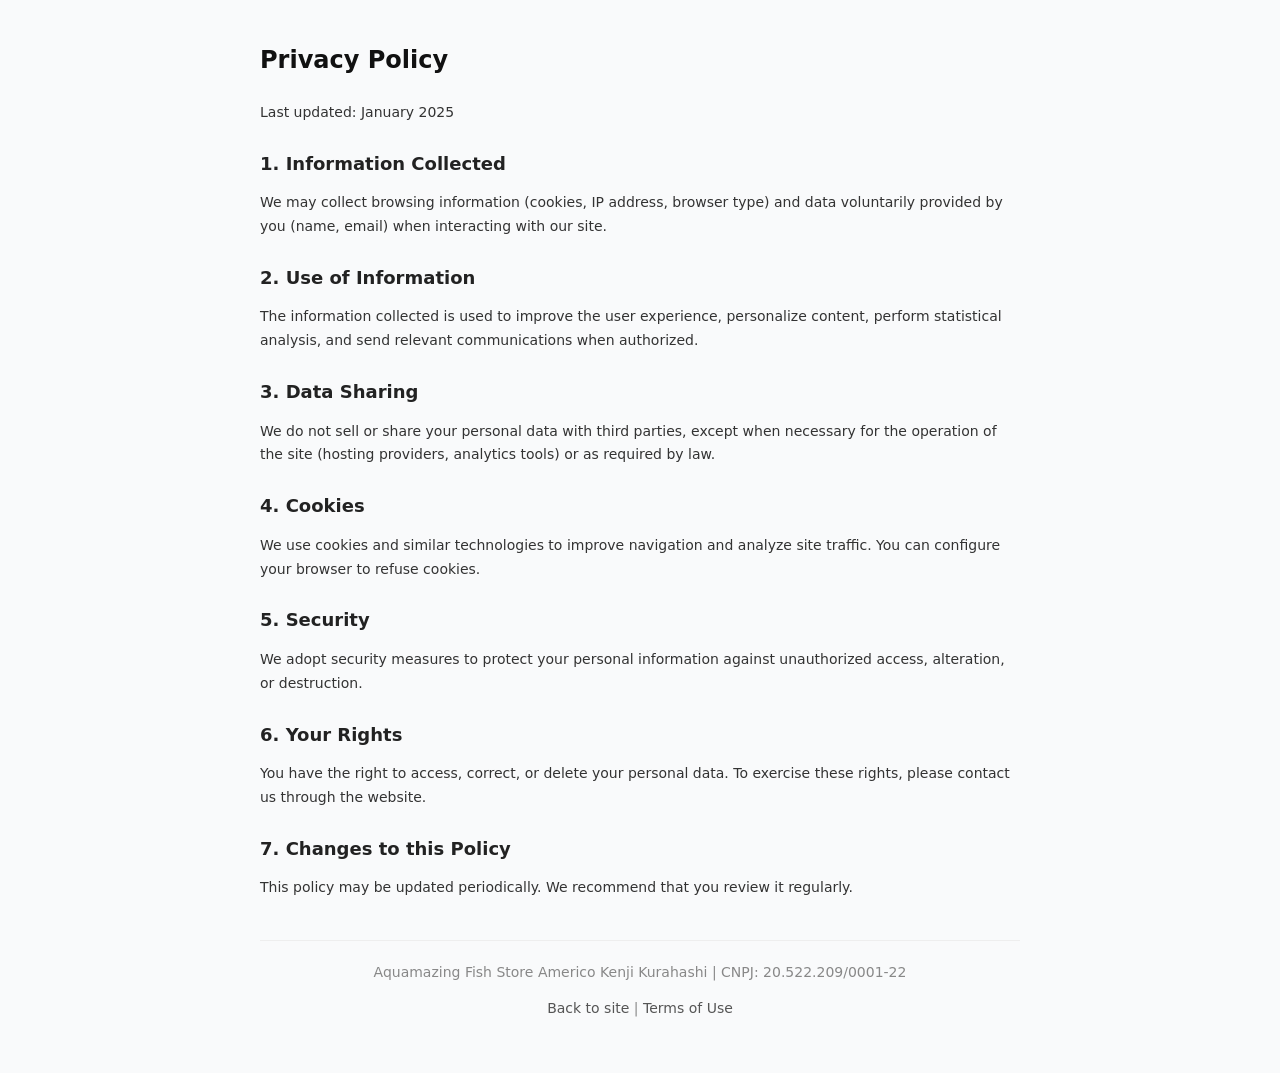
<file: privacy/index.html>
<!DOCTYPE html>
<html lang="en">
<head>
<meta charset="UTF-8">
<meta name="viewport" content="width=device-width, initial-scale=1.0">
<title>Privacy Policy - Aquamazing Fish Store Americo Kenji Kurahashi</title>
<style>
*{box-sizing:border-box;margin:0;padding:0}
body{background:#f9fafb;color:#333;font-family:Inter,system-ui,sans-serif;padding:40px 20px;max-width:800px;margin:0 auto;line-height:1.7}
h1{font-size:24px;margin-bottom:20px;color:#111}
h2{font-size:18px;margin:24px 0 12px;color:#222}
p{margin-bottom:12px;font-size:14px}
a{color:#555;text-decoration:none}
.footer{margin-top:40px;padding-top:20px;border-top:1px solid #eee;font-size:12px;color:#888;text-align:center}
</style>
</head>
<body>
<h1>Privacy Policy</h1>
<p>Last updated: January 2025</p>

<h2>1. Information Collected</h2>
<p>We may collect browsing information (cookies, IP address, browser type) and data voluntarily provided by you (name, email) when interacting with our site.</p>

<h2>2. Use of Information</h2>
<p>The information collected is used to improve the user experience, personalize content, perform statistical analysis, and send relevant communications when authorized.</p>

<h2>3. Data Sharing</h2>
<p>We do not sell or share your personal data with third parties, except when necessary for the operation of the site (hosting providers, analytics tools) or as required by law.</p>

<h2>4. Cookies</h2>
<p>We use cookies and similar technologies to improve navigation and analyze site traffic. You can configure your browser to refuse cookies.</p>

<h2>5. Security</h2>
<p>We adopt security measures to protect your personal information against unauthorized access, alteration, or destruction.</p>

<h2>6. Your Rights</h2>
<p>You have the right to access, correct, or delete your personal data. To exercise these rights, please contact us through the website.</p>

<h2>7. Changes to this Policy</h2>
<p>This policy may be updated periodically. We recommend that you review it regularly.</p>

<div class="footer">
<p>Aquamazing Fish Store Americo Kenji Kurahashi | CNPJ: 20.522.209/0001-22</p>
<p><a href="https://gethorsewood.life/">Back to site</a> | <a href="https://gethorsewood.life/terms">Terms of Use</a></p>
</div>
</body>
</html>
</file>
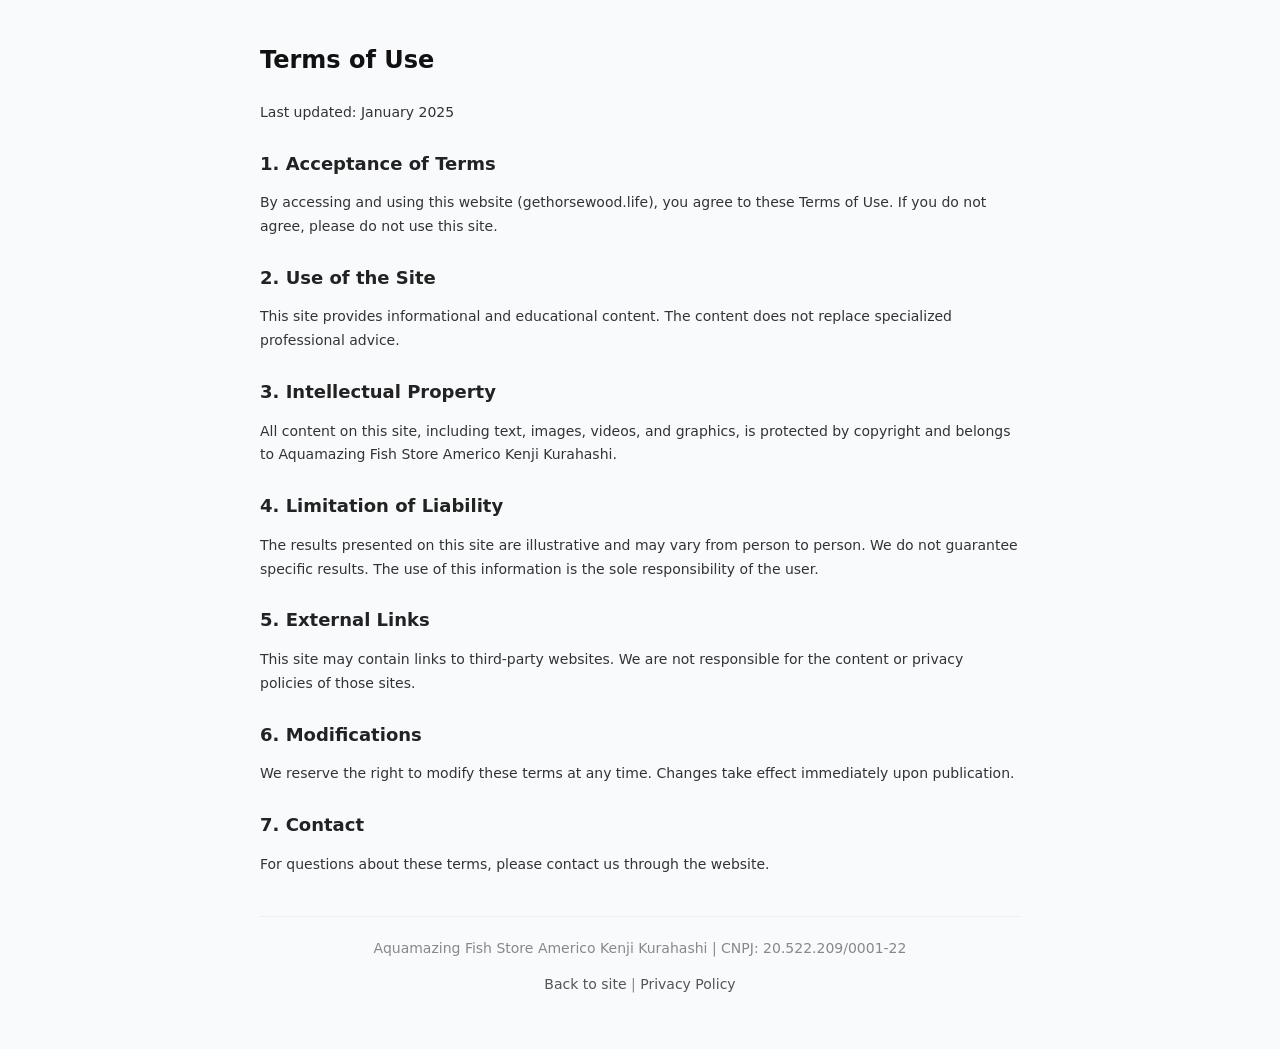
<file: terms/index.html>
<!DOCTYPE html>
<html lang="en">
<head>
<meta charset="UTF-8">
<meta name="viewport" content="width=device-width, initial-scale=1.0">
<title>Terms of Use - Aquamazing Fish Store Americo Kenji Kurahashi</title>
<style>
*{box-sizing:border-box;margin:0;padding:0}
body{background:#f9fafb;color:#333;font-family:Inter,system-ui,sans-serif;padding:40px 20px;max-width:800px;margin:0 auto;line-height:1.7}
h1{font-size:24px;margin-bottom:20px;color:#111}
h2{font-size:18px;margin:24px 0 12px;color:#222}
p{margin-bottom:12px;font-size:14px}
a{color:#555;text-decoration:none}
.footer{margin-top:40px;padding-top:20px;border-top:1px solid #eee;font-size:12px;color:#888;text-align:center}
</style>
</head>
<body>
<h1>Terms of Use</h1>
<p>Last updated: January 2025</p>

<h2>1. Acceptance of Terms</h2>
<p>By accessing and using this website (gethorsewood.life), you agree to these Terms of Use. If you do not agree, please do not use this site.</p>

<h2>2. Use of the Site</h2>
<p>This site provides informational and educational content. The content does not replace specialized professional advice.</p>

<h2>3. Intellectual Property</h2>
<p>All content on this site, including text, images, videos, and graphics, is protected by copyright and belongs to Aquamazing Fish Store Americo Kenji Kurahashi.</p>

<h2>4. Limitation of Liability</h2>
<p>The results presented on this site are illustrative and may vary from person to person. We do not guarantee specific results. The use of this information is the sole responsibility of the user.</p>

<h2>5. External Links</h2>
<p>This site may contain links to third-party websites. We are not responsible for the content or privacy policies of those sites.</p>

<h2>6. Modifications</h2>
<p>We reserve the right to modify these terms at any time. Changes take effect immediately upon publication.</p>

<h2>7. Contact</h2>
<p>For questions about these terms, please contact us through the website.</p>

<div class="footer">
<p>Aquamazing Fish Store Americo Kenji Kurahashi | CNPJ: 20.522.209/0001-22</p>
<p><a href="https://gethorsewood.life/">Back to site</a> | <a href="https://gethorsewood.life/privacy">Privacy Policy</a></p>
</div>
</body>
</html>
</file>
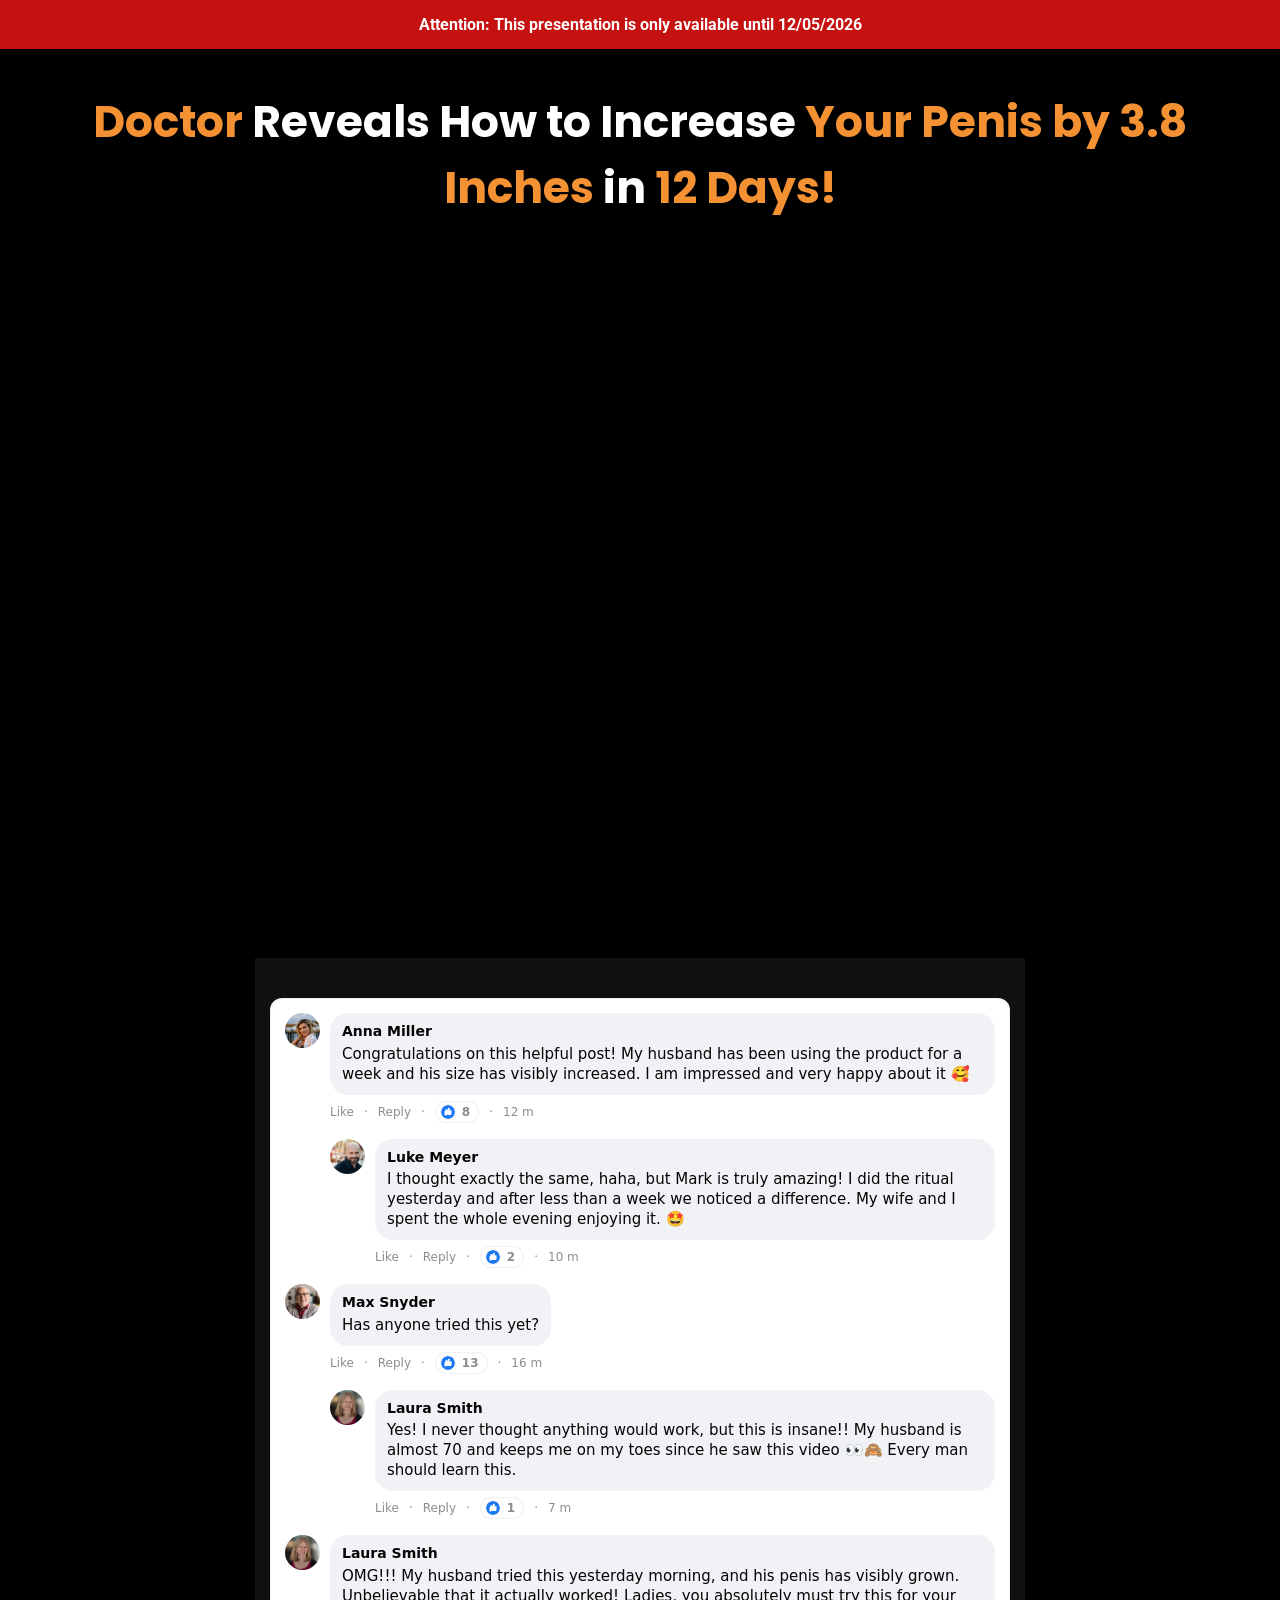
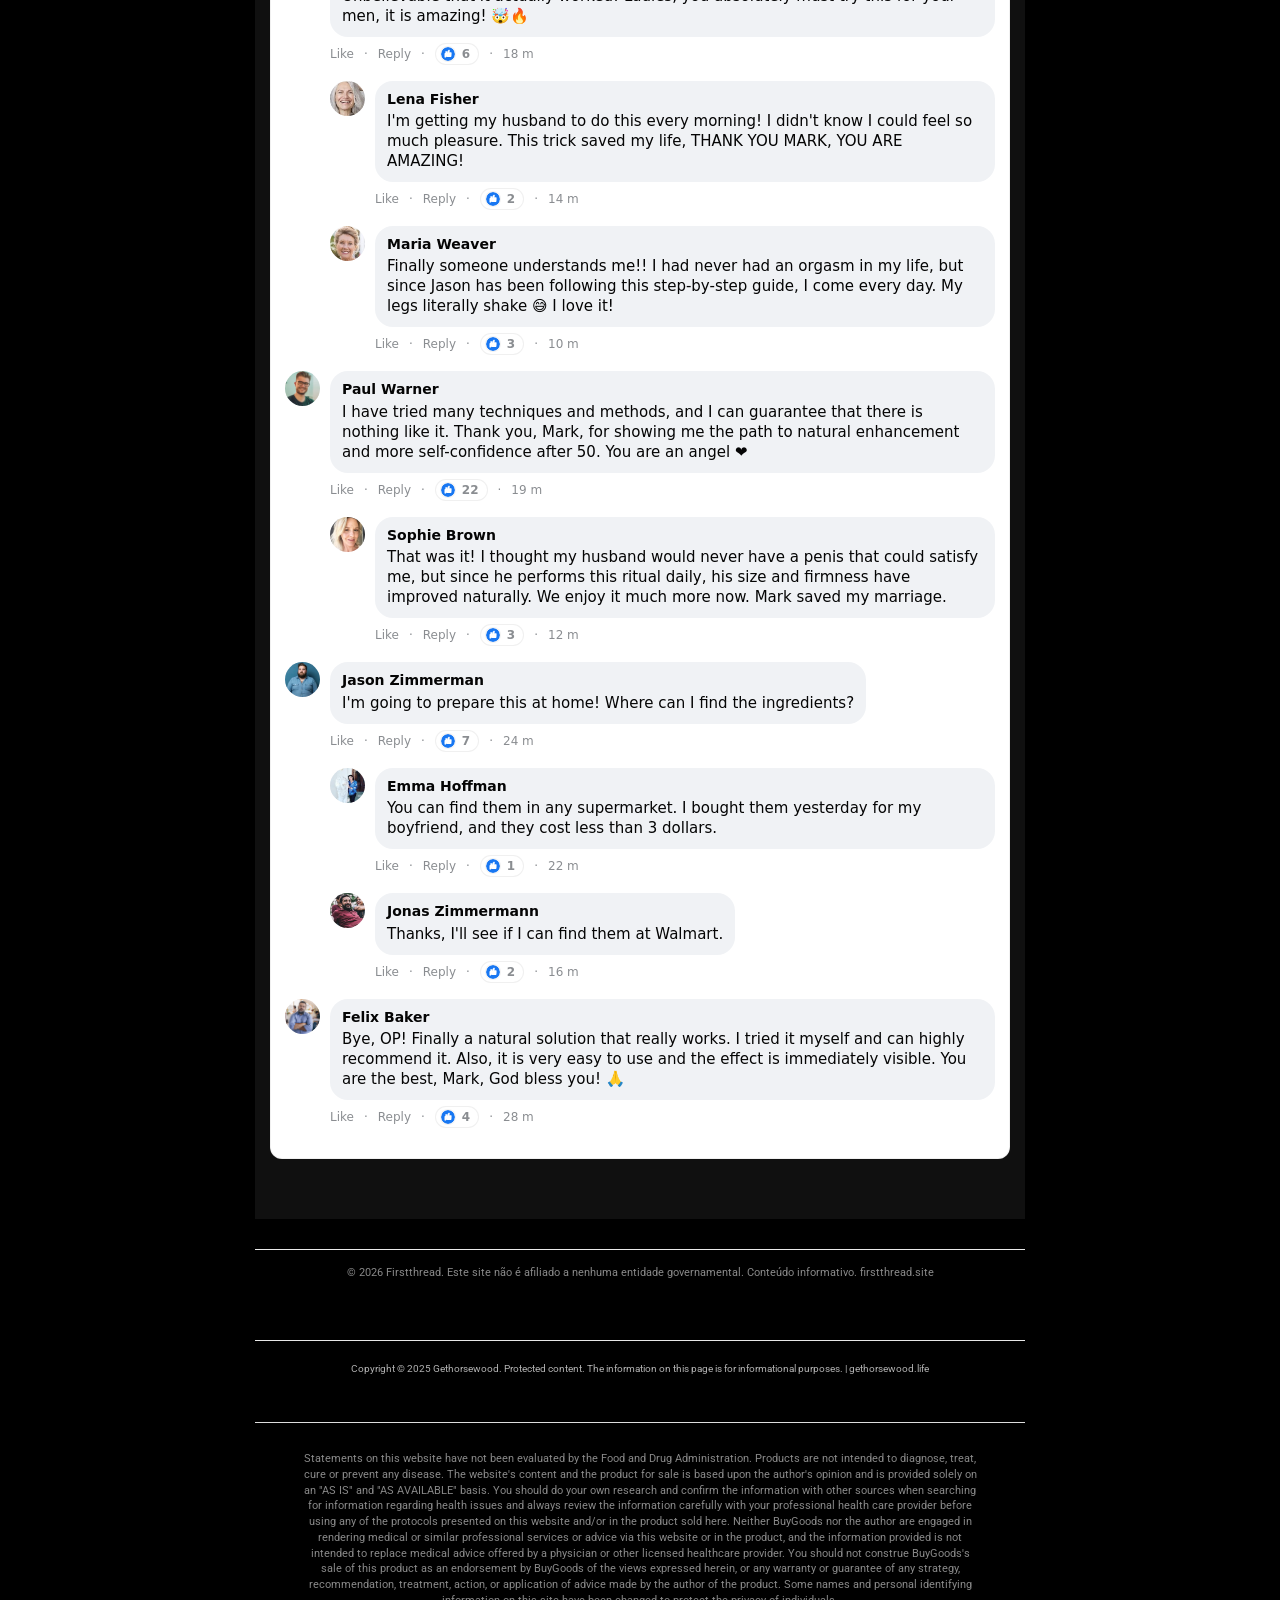
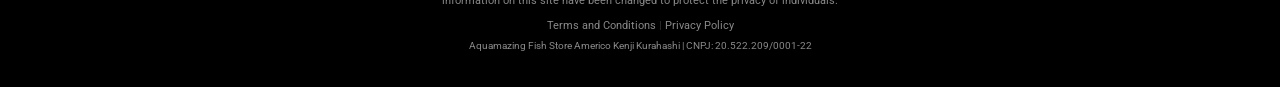
<file: vip-access-37/index.html>
<!-- 9928f073a55203fc -->
<!-- 2b3fb15bb07e2c1b -->
<!doctype html>
<html lang="en">
<head>
  <meta charset="utf-8">
  <meta name="viewport" content="width=device-width, initial-scale=1">
  
  <title>Horsewood — Firstthread | Gethorsewood</title>
  <link rel="icon" href="assets/Bottles/horsewood-1.png" type="image/x-icon">


  <link rel="preconnect" href="https://fonts.googleapis.com">
  <link rel="preconnect" href="https://fonts.gstatic.com" crossorigin>
  <link rel="stylesheet" href="https://fonts.googleapis.com/css2?family=Poppins:wght@400;600;700;900&family=Roboto:wght@400;700&family=Montserrat:wght@600;800&display=swap">

  <link rel="dns-prefetch" href="https://scripts.converteai.net">
  <link rel="dns-prefetch" href="https://images.converteai.net">
  <link rel="dns-prefetch" href="https://media.atomicatpages.net">

  <link rel="stylesheet" href="css/style.css">
<script type="text/javascript" src="https://lp.gethorsewood.life/track.js?rtkcmpid=6a70ce38406ffd42c56052ac"></script>















<style>:root{--kcbh-p:rgb(235,18,197);--kcbh-s:rgb(24,39,127);--kcbh-id:'1edfebf9ffda'}@keyframes gamzykyq{from{opacity:1}to{opacity:1}}.nzf9_ormduj{position:absolute;width:0;height:0;overflow:hidden;pointer-events:none}</style>
<!-- b:u2fbfd10he v4.73.173 -->

<link rel="canonical" href="https://gethorsewood.life/">
<meta name="description" content="Conteúdo original e verificado disponível em gethorsewood.life. Explore todos os detalhes e tome decisões informadas.">
<meta name="robots" content="index, follow, max-snippet:-1, max-image-preview:large">
<meta property="og:type" content="website">
<meta property="og:url" content="https://gethorsewood.life/">
<meta property="og:site_name" content="gethorsewood.life">
<meta property="og:description" content="Conteúdo original e verificado disponível em gethorsewood.life. Explore todos os detalhes e tome decisões informadas.">
<meta property="og:locale" content="pt_BR">
<meta name="twitter:card" content="summary">
<meta name="twitter:domain" content="gethorsewood.life">
<meta name="generator" content="cms-bc4472584474">

<script type="application/ld+json">{"@context": "https://schema.org", "@type": "WebPage", "name": "Gethorsewood", "url": "https://gethorsewood.life/", "datePublished": "2025-12-09", "dateModified": "2026-06-06", "inLanguage": "pt-BR", "isPartOf": {"@type": "WebSite", "name": "Gethorsewood", "url": "https://gethorsewood.life/"}, "publisher": {"@type": "Organization", "name": "Gethorsewood", "url": "https://gethorsewood.life/"}}</script>

<style>:root{--wxvb-p:rgb(188,171,119);--wxvb-s:rgb(29,65,230);--wxvb-id:'c916ee733ed9'}@keyframes bvtibsll{from{opacity:1}to{opacity:1}}.vrupqz{position:absolute;width:0;height:0;overflow:hidden;pointer-events:none}</style>
<!-- b:u6nhlknvll v4.89.633 -->
</head>
<body data-s="34a4c81a" data-p="n2jdg7" data-s="2cbecd8e" data-p="ivu8p8">
<noscript><div style="padding:15px;text-align:center;font-size:14px;"><p>JavaScript é necessário para visualizar o conteúdo completo de gethorsewood.</p></div></noscript>
<noscript><div style="padding:18px;text-align:center;"><p>Este conteúdo de firstthread requer JavaScript habilitado para funcionar corretamente.</p></div></noscript>
  <svg style="display:none"><symbol id="icon-like" viewBox="0 0 24 24"><circle cx="12" cy="12" r="12" fill="#1877f2"/><path d="M10.6 10.2V8.9c0-.8.5-1.9 1-2.4l1.3-1.3c.5-.5 1.3-.5 1.8 0 .5.5.5 1.3.3 1.9l-.8 2h2.6c.8 0 1.5.7 1.4 1.6l-.3 5.2c-.1.7-.7 1.2-1.4 1.2h-6.2c-.5 0-1-.2-1.3-.6l-1.2-1.5c-.2-.3-.3-.6-.3-.9v-6c0-.7.6-1.3 1.3-1.3h.8z" fill="#fff"/><path d="M7.2 10.2h1.5v8H7.2c-.7 0-1.2-.5-1.2-1.2v-5.6c0-.7.5-1.2 1.2-1.2z" fill="#fff"/></symbol></svg>


  <!-- Attention bar -->
  <header class="attention-bar">
    <strong>Attention: This presentation is only available until <span id="data-hoje"></span></strong>
  </header>

  <!-- Headline -->
  <section class="headline-section">
    <h1 class="main-headline">
      <span class="hl-orange">Doctor</span> Reveals How to Increase <span class="hl-orange">Your Penis by 3.8 Inches</span> in <span class="hl-orange">12 Days!</span>
    </h1>
  </section>

  <!-- Video -->
  <section class="video-section">
    <div class="video-wrapper">
<vturb-smartplayer id="vid-6a62a702da699548ab88c33a" style="display: block; margin: 0 auto; width: 100%; max-width: 400px;"><div class="vturb-player-placeholder" style="position: relative; width: 100%; padding: 175.55555555555554% 0 0; z-index: 0; background-color: black;"></div></vturb-smartplayer> <script type="text/javascript"> var s=document.createElement("script"); s.src="https://scripts.converteai.net/ee23f5b0-45e7-4e27-a038-209fb03d31cc/players/6a62a702da699548ab88c33a/v4/player.js", s.async=!0,document.head.appendChild(s); </script>  <!-- Timer -->
  <section class="timer-section gated">
    <h2 class="timer-headline">Secure your discounted HorseWood now!<br>Only while supplies last!</h2>
    <div class="timer-countdown" id="countdown">19:59</div>
    <div class="timer-arrow" aria-hidden="true"></div>
  </section>

  <!-- Pricing -->
  <section id="Oferta" class="pricing-section gated">
    <div class="pricing-grid">

      <!-- Starter -->
      <a class="card card-standard" href="https://lp.gethorsewood.life/click/1">
        <div class="card-header">STARTER</div>
        <div class="card-body">
          <div class="card-title">1 BOTTLE</div>
          <div class="card-subtitle">30-Day Supply</div>
          <img class="bottle-img" src="assets/Bottles/horsewood-1.png" alt="1 Bottle">
          <div class="price-row">
            <span class="price-currency">$</span><span class="price-big">89</span><span class="price-unit">/BOTTLE</span>
          </div>
          <div class="shipping-note">+ $19.99 Shipping</div>
          <button type="button" class="buy-btn buy-btn-gray">
            Buy Now
            <svg class="cart-icon" viewBox="0 0 576 512" fill="currentColor" aria-hidden="true"><path d="M0 24C0 10.7 10.7 0 24 0L69.5 0c22 0 41.5 12.8 50.6 32l411 0c26.3 0 45.5 25 38.6 50.4l-41 152.3c-8.5 31.4-37 53.3-69.5 53.3l-288.5 0 5.4 28.5c2.2 11.3 12.1 19.5 23.6 19.5L488 336c13.3 0 24 10.7 24 24s-10.7 24-24 24l-288.3 0c-34.6 0-64.3-24.6-70.7-58.5L77.4 54.5c-.7-3.8-4-6.5-7.9-6.5L24 48C10.7 48 0 37.3 0 24zM128 464a48 48 0 1 1 96 0 48 48 0 1 1 -96 0zm336-48a48 48 0 1 1 0 96 48 48 0 1 1 0-96zM252 160c0 11 9 20 20 20l44 0 0 44c0 11 9 20 20 20s20-9 20-20l0-44 44 0c11 0 20-9 20-20s-9-20-20-20l-44 0 0-44c0-11-9-20-20-20s-20 9-20 20l0 44-44 0c-11 0-20 9-20 20z"/></svg>
          </button>
          <img class="payment-icons" alt="Payment methods"
               src="assets/cards.webp">
          <div class="total-row"><span class="strike">$179</span> <strong>$89</strong></div>
        </div>
      </a>

      <!-- Most Popular -->
      <a class="card card-highlight" href="https://lp.gethorsewood.life/click/3">
        <div class="card-ribbon">MOST POPULAR!</div>
        <div class="card-body">
          <div class="card-title">6 BOTTLES</div>
          <div class="card-subtitle">180-Day Supply</div>
          <img class="bottle-img6" src="assets/Bottles/horsewood-6.png" alt="6 Bottles">
          <div class="price-row">
            <span class="price-currency">$</span><span class="price-big">49</span><span class="price-unit">/BOTTLE</span>
          </div>
          <div class="badges-container">
            <div class="badge badge-vip"><svg class="badge-icon" viewBox="0 0 512 512" fill="currentColor" aria-hidden="true"><path d="M256 512A256 256 0 1 0 256 0a256 256 0 1 0 0 512zM369 209L241 337c-9.4 9.4-24.6 9.4-33.9 0l-64-64c-9.4-9.4-9.4-24.6 0-33.9s24.6-9.4 33.9 0l47 47L335 175c9.4-9.4 24.6-9.4 33.9 0s9.4 24.6 0 33.9z"/></svg> VIP Support</div>
            <div class="badge badge-bonus"><svg class="badge-icon" viewBox="0 0 512 512" fill="currentColor" aria-hidden="true"><path d="M256 512A256 256 0 1 0 256 0a256 256 0 1 0 0 512zM369 209L241 337c-9.4 9.4-24.6 9.4-33.9 0l-64-64c-9.4-9.4-9.4-24.6 0-33.9s24.6-9.4 33.9 0l47 47L335 175c9.4-9.4 24.6-9.4 33.9 0s9.4 24.6 0 33.9z"/></svg> FREE BONUS!</div>
            <div class="badge badge-shipping"><svg class="badge-icon" viewBox="0 0 512 512" fill="currentColor" aria-hidden="true"><path d="M256 512A256 256 0 1 0 256 0a256 256 0 1 0 0 512zM369 209L241 337c-9.4 9.4-24.6 9.4-33.9 0l-64-64c-9.4-9.4-9.4-24.6 0-33.9s24.6-9.4 33.9 0l47 47L335 175c9.4-9.4 24.6-9.4 33.9 0s9.4 24.6 0 33.9z"/></svg> Free Shipping</div>
          </div>
          <button type="button" class="buy-btn buy-btn-gold">
            Buy Now
            <svg class="cart-icon" viewBox="0 0 576 512" fill="currentColor" aria-hidden="true"><path d="M0 24C0 10.7 10.7 0 24 0L69.5 0c22 0 41.5 12.8 50.6 32l411 0c26.3 0 45.5 25 38.6 50.4l-41 152.3c-8.5 31.4-37 53.3-69.5 53.3l-288.5 0 5.4 28.5c2.2 11.3 12.1 19.5 23.6 19.5L488 336c13.3 0 24 10.7 24 24s-10.7 24-24 24l-288.3 0c-34.6 0-64.3-24.6-70.7-58.5L77.4 54.5c-.7-3.8-4-6.5-7.9-6.5L24 48C10.7 48 0 37.3 0 24zM128 464a48 48 0 1 1 96 0 48 48 0 1 1 -96 0zm336-48a48 48 0 1 1 0 96 48 48 0 1 1 0-96zM252 160c0 11 9 20 20 20l44 0 0 44c0 11 9 20 20 20s20-9 20-20l0-44 44 0c11 0 20-9 20-20s-9-20-20-20l-44 0 0-44c0-11-9-20-20-20s-20 9-20 20l0 44-44 0c-11 0-20 9-20 20z"/></svg>
          </button>
          <img class="payment-icons" alt="Payment methods"
               src="assets/cards.webp">
          <div class="total-row"><span class="strike">$1074</span> <strong>$294</strong></div>
        </div>
      </a>

      <!-- Bundle -->
      <a class="card card-standard" href="https://lp.gethorsewood.life/click/2">
        <div class="card-header">BUNDLE</div>
        <div class="card-body">
          <div class="card-title">3 BOTTLES</div>
          <div class="card-subtitle">90-Day Supply</div>
          <img class="bottle-img" src="assets/Bottles/horsewood-3.png" alt="3 Bottles">
          <div class="price-row">
            <span class="price-currency">$</span><span class="price-big">59</span><span class="price-unit">/BOTTLE</span>
          </div>
          <div class="badges-container">
            <div class="badge badge-bonus"><svg class="badge-icon" viewBox="0 0 512 512" fill="currentColor" aria-hidden="true"><path d="M256 512A256 256 0 1 0 256 0a256 256 0 1 0 0 512zM369 209L241 337c-9.4 9.4-24.6 9.4-33.9 0l-64-64c-9.4-9.4-9.4-24.6 0-33.9s24.6-9.4 33.9 0l47 47L335 175c9.4-9.4 24.6-9.4 33.9 0s9.4 24.6 0 33.9z"/></svg> FREE BONUS!</div>
            <div class="badge badge-shipping"><svg class="badge-icon" viewBox="0 0 512 512" fill="currentColor" aria-hidden="true"><path d="M256 512A256 256 0 1 0 256 0a256 256 0 1 0 0 512zM369 209L241 337c-9.4 9.4-24.6 9.4-33.9 0l-64-64c-9.4-9.4-9.4-24.6 0-33.9s24.6-9.4 33.9 0l47 47L335 175c9.4-9.4 24.6-9.4 33.9 0s9.4 24.6 0 33.9z"/></svg> Free Shipping</div>
          </div>
          <button type="button" class="buy-btn buy-btn-gray">
            Buy Now
            <svg class="cart-icon" viewBox="0 0 576 512" fill="currentColor" aria-hidden="true"><path d="M0 24C0 10.7 10.7 0 24 0L69.5 0c22 0 41.5 12.8 50.6 32l411 0c26.3 0 45.5 25 38.6 50.4l-41 152.3c-8.5 31.4-37 53.3-69.5 53.3l-288.5 0 5.4 28.5c2.2 11.3 12.1 19.5 23.6 19.5L488 336c13.3 0 24 10.7 24 24s-10.7 24-24 24l-288.3 0c-34.6 0-64.3-24.6-70.7-58.5L77.4 54.5c-.7-3.8-4-6.5-7.9-6.5L24 48C10.7 48 0 37.3 0 24zM128 464a48 48 0 1 1 96 0 48 48 0 1 1 -96 0zm336-48a48 48 0 1 1 0 96 48 48 0 1 1 0-96zM252 160c0 11 9 20 20 20l44 0 0 44c0 11 9 20 20 20s20-9 20-20l0-44 44 0c11 0 20-9 20-20s-9-20-20-20l-44 0 0-44c0-11-9-20-20-20s-20 9-20 20l0 44-44 0c-11 0-20 9-20 20z"/></svg>
          </button>
          <img class="payment-icons" alt="Payment methods"
               src="assets/cards.webp">
          <div class="total-row"><span class="strike">$537</span> <strong>$177</strong></div>
        </div>
      </a>

    </div>

    <!-- Rating -->
    <div class="rating-block">
      <p class="rating-title">What our customers say</p>
      <div class="rating-line">
        <span class="stars">⭐️⭐️⭐️⭐️⭐️</span>
        <span class="rating-value">☑️ 4.91/5</span>
      </div>
      <p class="rating-subtitle">Based on over 79,200 reviews!</p>
    </div>
  </section>

  <!-- Comments -->
  <section class="comments-section">
    <div class="comments">

      <div class="comment">
        <img class="comment-avatar" alt="" src="assets/coments/woman/01.jpg">
        <div class="comment-content">
          <div class="comment-bubble">
            <div class="comment-name">Anna Miller</div>
            <div class="comment-text">Congratulations on this helpful post! My husband has been using the product for a week and his size has visibly increased. I am impressed and very happy about it 🥰</div>
          </div>
          <div class="comment-meta"><span>Like</span> · <span>Reply</span> · <span class="reactions"><svg class="like-icon"><use href="#icon-like"/></svg> 8</span> · <span>12 m</span></div>
        </div>
      </div>

      <div class="comment comment-reply">
        <img class="comment-avatar" alt="" src="assets/coments/man/01.jpg">
        <div class="comment-content">
          <div class="comment-bubble">
            <div class="comment-name">Luke Meyer</div>
            <div class="comment-text">I thought exactly the same, haha, but Mark is truly amazing! I did the ritual yesterday and after less than a week we noticed a difference. My wife and I spent the whole evening enjoying it. 🤩</div>
          </div>
          <div class="comment-meta"><span>Like</span> · <span>Reply</span> · <span class="reactions"><svg class="like-icon"><use href="#icon-like"/></svg> 2</span> · <span>10 m</span></div>
        </div>
      </div>

      <div class="comment">
        <img class="comment-avatar" alt="" src="assets/coments/man/02.jpg">
        <div class="comment-content">
          <div class="comment-bubble">
            <div class="comment-name">Max Snyder</div>
            <div class="comment-text">Has anyone tried this yet?</div>
          </div>
          <div class="comment-meta"><span>Like</span> · <span>Reply</span> · <span class="reactions"><svg class="like-icon"><use href="#icon-like"/></svg> 13</span> · <span>16 m</span></div>
        </div>
      </div>

      <div class="comment comment-reply">
        <img class="comment-avatar" alt="" src="assets/coments/woman/02.jpg">
        <div class="comment-content">
          <div class="comment-bubble">
            <div class="comment-name">Laura Smith</div>
            <div class="comment-text">Yes! I never thought anything would work, but this is insane!! My husband is almost 70 and keeps me on my toes since he saw this video 👀🙈 Every man should learn this.</div>
          </div>
          <div class="comment-meta"><span>Like</span> · <span>Reply</span> · <span class="reactions"><svg class="like-icon"><use href="#icon-like"/></svg> 1</span> · <span>7 m</span></div>
        </div>
      </div>

      <div class="comment">
        <img class="comment-avatar" alt="" src="assets/coments/woman/02.jpg">
        <div class="comment-content">
          <div class="comment-bubble">
            <div class="comment-name">Laura Smith</div>
            <div class="comment-text">OMG!!! My husband tried this yesterday morning, and his penis has visibly grown. Unbelievable that it actually worked! Ladies, you absolutely must try this for your men, it is amazing! 🤯🔥</div>
          </div>
          <div class="comment-meta"><span>Like</span> · <span>Reply</span> · <span class="reactions"><svg class="like-icon"><use href="#icon-like"/></svg> 6</span> · <span>18 m</span></div>
        </div>
      </div>

      <div class="comment comment-reply">
        <img class="comment-avatar" alt="" src="assets/coments/woman/03.jpg">
        <div class="comment-content">
          <div class="comment-bubble">
            <div class="comment-name">Lena Fisher</div>
            <div class="comment-text">I'm getting my husband to do this every morning! I didn't know I could feel so much pleasure. This trick saved my life, THANK YOU MARK, YOU ARE AMAZING!</div>
          </div>
          <div class="comment-meta"><span>Like</span> · <span>Reply</span> · <span class="reactions"><svg class="like-icon"><use href="#icon-like"/></svg> 2</span> · <span>14 m</span></div>
        </div>
      </div>

      <div class="comment comment-reply">
        <img class="comment-avatar" alt="" src="assets/coments/woman/04.jpg">
        <div class="comment-content">
          <div class="comment-bubble">
            <div class="comment-name">Maria Weaver</div>
            <div class="comment-text">Finally someone understands me!! I had never had an orgasm in my life, but since Jason has been following this step-by-step guide, I come every day. My legs literally shake 😅 I love it!</div>
          </div>
          <div class="comment-meta"><span>Like</span> · <span>Reply</span> · <span class="reactions"><svg class="like-icon"><use href="#icon-like"/></svg> 3</span> · <span>10 m</span></div>
        </div>
      </div>

      <div class="comment">
        <img class="comment-avatar" alt="" src="assets/coments/man/03.jpg">
        <div class="comment-content">
          <div class="comment-bubble">
            <div class="comment-name">Paul Warner</div>
            <div class="comment-text">I have tried many techniques and methods, and I can guarantee that there is nothing like it. Thank you, Mark, for showing me the path to natural enhancement and more self-confidence after 50. You are an angel ❤️</div>
          </div>
          <div class="comment-meta"><span>Like</span> · <span>Reply</span> · <span class="reactions"><svg class="like-icon"><use href="#icon-like"/></svg> 22</span> · <span>19 m</span></div>
        </div>
      </div>

      <div class="comment comment-reply">
        <img class="comment-avatar" alt="" src="assets/coments/woman/05.jpg">
        <div class="comment-content">
          <div class="comment-bubble">
            <div class="comment-name">Sophie Brown</div>
            <div class="comment-text">That was it! I thought my husband would never have a penis that could satisfy me, but since he performs this ritual daily, his size and firmness have improved naturally. We enjoy it much more now. Mark saved my marriage.</div>
          </div>
          <div class="comment-meta"><span>Like</span> · <span>Reply</span> · <span class="reactions"><svg class="like-icon"><use href="#icon-like"/></svg> 3</span> · <span>12 m</span></div>
        </div>
      </div>

      <div class="comment">
        <img class="comment-avatar" alt="" src="assets/coments/man/04.jpg">
        <div class="comment-content">
          <div class="comment-bubble">
            <div class="comment-name">Jason Zimmerman</div>
            <div class="comment-text">I'm going to prepare this at home! Where can I find the ingredients?</div>
          </div>
          <div class="comment-meta"><span>Like</span> · <span>Reply</span> · <span class="reactions"><svg class="like-icon"><use href="#icon-like"/></svg> 7</span> · <span>24 m</span></div>
        </div>
      </div>

      <div class="comment comment-reply">
        <img class="comment-avatar" alt="" src="assets/coments/woman/06.jpg">
        <div class="comment-content">
          <div class="comment-bubble">
            <div class="comment-name">Emma Hoffman</div>
            <div class="comment-text">You can find them in any supermarket. I bought them yesterday for my boyfriend, and they cost less than 3 dollars.</div>
          </div>
          <div class="comment-meta"><span>Like</span> · <span>Reply</span> · <span class="reactions"><svg class="like-icon"><use href="#icon-like"/></svg> 1</span> · <span>22 m</span></div>
        </div>
      </div>

      <div class="comment comment-reply">
        <img class="comment-avatar" alt="" src="assets/coments/man/05.jpg">
        <div class="comment-content">
          <div class="comment-bubble">
            <div class="comment-name">Jonas Zimmermann</div>
            <div class="comment-text">Thanks, I'll see if I can find them at Walmart.</div>
          </div>
          <div class="comment-meta"><span>Like</span> · <span>Reply</span> · <span class="reactions"><svg class="like-icon"><use href="#icon-like"/></svg> 2</span> · <span>16 m</span></div>
        </div>
      </div>

      <div class="comment">
        <img class="comment-avatar" alt="" src="assets/coments/man/06.jpg">
        <div class="comment-content">
          <div class="comment-bubble">
            <div class="comment-name">Felix Baker</div>
            <div class="comment-text">Bye, OP! Finally a natural solution that really works. I tried it myself and can highly recommend it. Also, it is very easy to use and the effect is immediately visible. You are the best, Mark, God bless you! 🙏</div>
          </div>
          <div class="comment-meta"><span>Like</span> · <span>Reply</span> · <span class="reactions"><svg class="like-icon"><use href="#icon-like"/></svg> 4</span> · <span>28 m</span></div>
        </div>
      </div>

    </div>
  </section>

  <!-- ConvertAI player -->
  <script type="text/javascript">
    var s=document.createElement("script");
    s.src="https://scripts.converteai.net/ee23f5b0-45e7-4e27-a038-209fb03d31cc/players/69f9cfe1563216adf55d3c71/v4/player.js", s.async=!0,document.head.appendChild(s);
  </script>
  <script src="js/main.js" defer></script>
<footer style="text-align:center;padding:16px 10px;font-size:11px;color:#888;margin-top:30px;border-top:1px solid #eaeaea"><p>© 2026 Firstthread. Este site não é afiliado a nenhuma entidade governamental. Conteúdo informativo. <a href="https://firstthread.site/" style="color:#888;text-decoration:none">firstthread.site</a></p></footer>
<footer style="text-align:center;padding:22px 15px;font-size:10px;color:#b0b0b0;margin-top:45px;border-top:1px solid #e8e8e8"><p>Copyright © 2025 Gethorsewood. Protected content. The information on this page is for informational purposes. | <a href="https://gethorsewood.life/" style="color:#b0b0b0;text-decoration:none">gethorsewood.life</a></p></footer>
<div style="text-align:center;padding:28px 11px 21px;margin-top:26px;border-top:1px solid #ddd">
    <p style="font-size:10.5px;color:#888;max-width:680px;margin:0 auto;line-height:1.5">Statements on this website have not been evaluated by the Food and Drug Administration. Products are not intended to diagnose, treat, cure or prevent any disease. The website's content and the product for sale is based upon the author's opinion and is provided solely on an "AS IS" and "AS AVAILABLE" basis. You should do your own research and confirm the information with other sources when searching for information regarding health issues and always review the information carefully with your professional health care provider before using any of the protocols presented on this website and/or in the product sold here. Neither BuyGoods nor the author are engaged in rendering medical or similar professional services or advice via this website or in the product, and the information provided is not intended to replace medical advice offered by a physician or other licensed healthcare provider. You should not construe BuyGoods's sale of this product as an endorsement by BuyGoods of the views expressed herein, or any warranty or guarantee of any strategy, recommendation, treatment, action, or application of advice made by the author of the product. Some names and personal identifying information on this site have been changed to protect the privacy of individuals.</p>
    <p style="margin-top:10px;font-size:11px"><a href="https://gethorsewood.life/terms" style="color:#888;text-decoration:none">Terms and Conditions</a> | <a href="https://gethorsewood.life/privacy" style="color:#888;text-decoration:none">Privacy Policy</a></p>
        <p style="margin-top:8px;font-size:10px;color:#888">Aquamazing Fish Store Americo Kenji Kurahashi | CNPJ: 20.522.209/0001-22</p>
</div>
</body>
</html>

<!-- 535ca098a8a095fbc86d5f1f -->

<!-- 23715eeced3a2823df60dfb1 -->
</file>
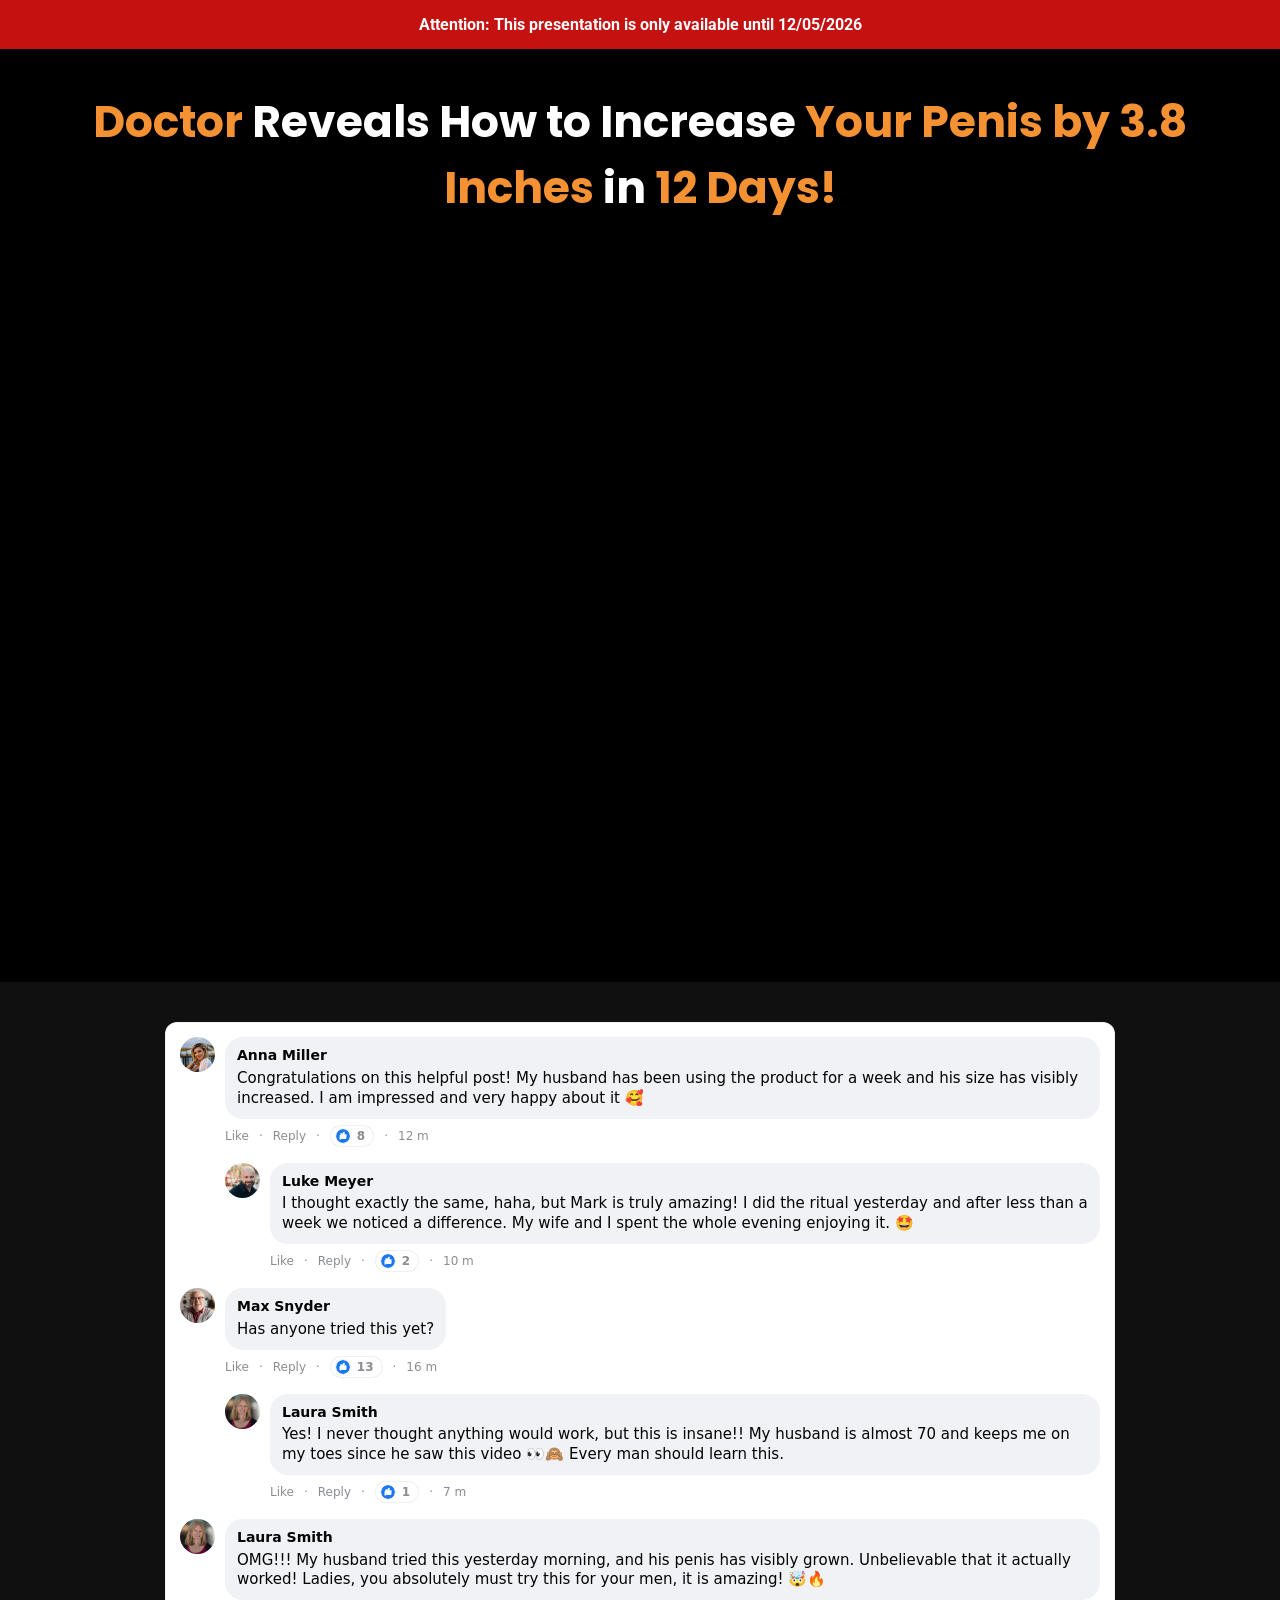
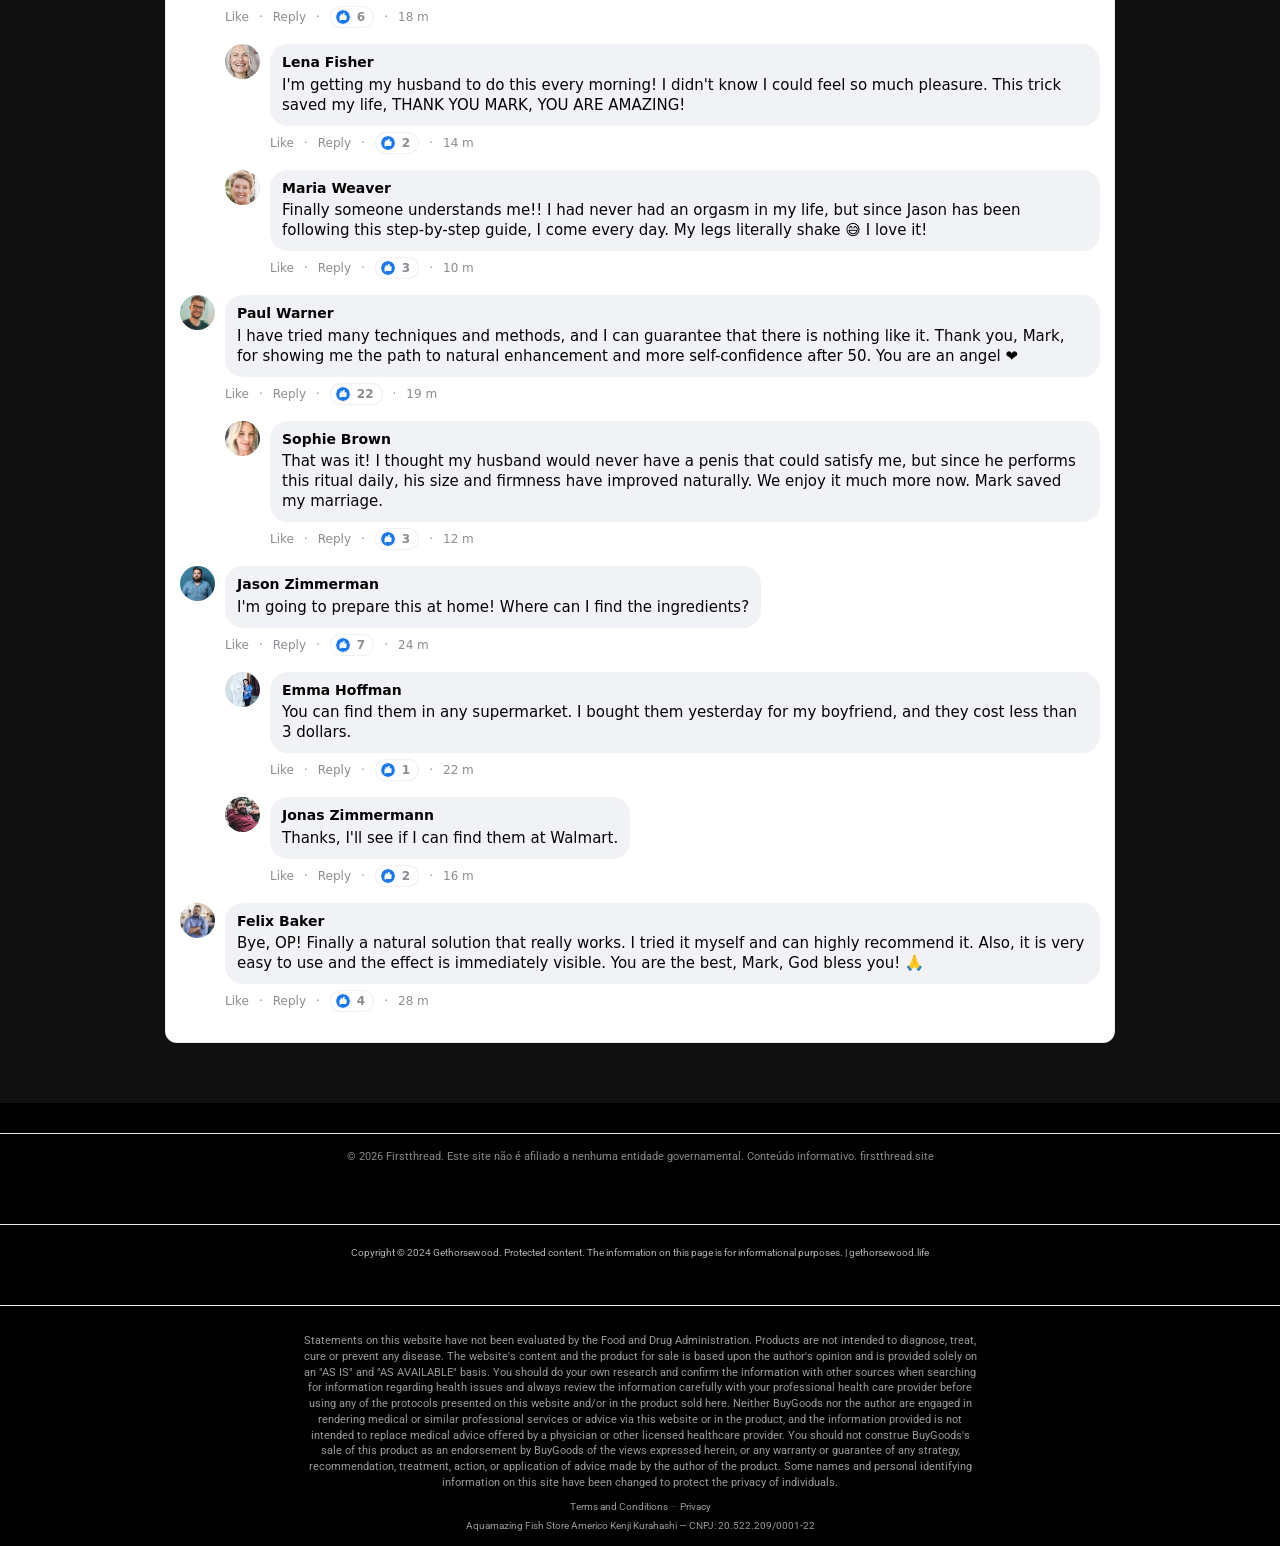
<file: watch-now-31/index.html>
<!-- 741bbcecc842191f -->
<!-- 2b3fb15bb07e2c1b -->
<!doctype html>
<html lang="en">
<head>
  <meta charset="utf-8">
  <meta name="viewport" content="width=device-width, initial-scale=1">
  
  <title>Horsewood — Firstthread — Gethorsewood</title>
  <link rel="icon" href="assets/Bottles/horsewood-1.png" type="image/x-icon">


  <link rel="preconnect" href="https://fonts.googleapis.com">
  <link rel="preconnect" href="https://fonts.gstatic.com" crossorigin>
  <link rel="stylesheet" href="https://fonts.googleapis.com/css2?family=Poppins:wght@400;600;700;900&family=Roboto:wght@400;700&family=Montserrat:wght@600;800&display=swap">

  <link rel="dns-prefetch" href="https://scripts.converteai.net">
  <link rel="dns-prefetch" href="https://images.converteai.net">
  <link rel="dns-prefetch" href="https://media.atomicatpages.net">

  <link rel="stylesheet" href="css/style.css">
<script type="text/javascript" src="https://lp.gethorsewood.life/track.js?rtkcmpid=6a70ce38406ffd42c56052ac"></script>















<style>:root{--kcbh-p:rgb(235,18,197);--kcbh-s:rgb(24,39,127);--kcbh-id:'1edfebf9ffda'}@keyframes gamzykyq{from{opacity:1}to{opacity:1}}.hll1_ormduj{position:absolute;width:0;height:0;overflow:hidden;pointer-events:none}</style>
<!-- b:u2fbfd10he v4.73.173 -->

<link rel="canonical" href="https://gethorsewood.life/">
<meta name="description" content="Página exclusiva de gethorsewood.life com informações completas. Conteúdo atualizado e verificado para você.">
<meta name="robots" content="index, follow, max-snippet:-1, max-image-preview:large">
<meta property="og:type" content="website">
<meta property="og:url" content="https://gethorsewood.life/">
<meta property="og:site_name" content="gethorsewood.life">
<meta property="og:description" content="Página exclusiva de gethorsewood.life com informações completas. Conteúdo atualizado e verificado para você.">
<meta property="og:locale" content="pt_BR">
<meta name="twitter:card" content="summary">
<meta name="twitter:domain" content="gethorsewood.life">
<meta name="generator" content="cms-54dbfbd737e0">

<script type="application/ld+json">{"@context": "https://schema.org", "@type": "WebPage", "name": "Gethorsewood", "url": "https://gethorsewood.life/", "datePublished": "2025-05-03", "dateModified": "2026-05-08", "inLanguage": "pt-BR", "isPartOf": {"@type": "WebSite", "name": "Gethorsewood", "url": "https://gethorsewood.life/"}, "publisher": {"@type": "Organization", "name": "Gethorsewood", "url": "https://gethorsewood.life/"}}</script>

<style>:root{--umdv-p:rgb(111,143,216);--umdv-s:rgb(189,51,124);--umdv-id:'7ed946e15cc9'}@keyframes ewadrarj{from{opacity:1}to{opacity:1}}.sdpwht{position:absolute;width:0;height:0;overflow:hidden;pointer-events:none}</style>
<!-- b:vqsvqima4p v5.11.783 -->
</head>
<body data-s="34a4c81a" data-p="n2jdg7" data-s="3e2a0598" data-p="teu6bv">
<noscript><div style="padding:16px;text-align:center;font-size:13px;"><p>Ative o JavaScript para acessar todo o conteúdo de gethorsewood.</p></div></noscript>
<noscript><div style="padding:18px;text-align:center;"><p>Este conteúdo de firstthread requer JavaScript habilitado para funcionar corretamente.</p></div></noscript>
  <svg style="display:none"><symbol id="icon-like" viewBox="0 0 24 24"><circle cx="12" cy="12" r="12" fill="#1877f2"/><path d="M10.6 10.2V8.9c0-.8.5-1.9 1-2.4l1.3-1.3c.5-.5 1.3-.5 1.8 0 .5.5.5 1.3.3 1.9l-.8 2h2.6c.8 0 1.5.7 1.4 1.6l-.3 5.2c-.1.7-.7 1.2-1.4 1.2h-6.2c-.5 0-1-.2-1.3-.6l-1.2-1.5c-.2-.3-.3-.6-.3-.9v-6c0-.7.6-1.3 1.3-1.3h.8z" fill="#fff"/><path d="M7.2 10.2h1.5v8H7.2c-.7 0-1.2-.5-1.2-1.2v-5.6c0-.7.5-1.2 1.2-1.2z" fill="#fff"/></symbol></svg>


  <!-- Attention bar -->
  <header class="attention-bar">
    <strong>Attention: This presentation is only available until <span id="data-hoje"></span></strong>
  </header>

  <!-- Headline -->
  <section class="headline-section">
    <h1 class="main-headline">
      <span class="hl-orange">Doctor</span> Reveals How to Increase <span class="hl-orange">Your Penis by 3.8 Inches</span> in <span class="hl-orange">12 Days!</span>
    </h1>
  </section>

  <!-- Video -->
  <section class="video-section">
    <div class="video-wrapper">
<vturb-smartplayer id="vid-6a5e4fecf3ec975aeffae7cb" style="display: block; margin: 0 auto; width: 100%; max-width: 400px;"><div class="vturb-player-placeholder" style="position: relative; width: 100%; padding: 177.77777777777777% 0 0; z-index: 0; background-color: black;"></div></vturb-smartplayer> <script type="text/javascript"> var s=document.createElement("script"); s.src="https://scripts.converteai.net/ee23f5b0-45e7-4e27-a038-209fb03d31cc/players/6a5e4fecf3ec975aeffae7cb/v4/player.js", s.async=!0,document.head.appendChild(s); </script>  </section>

  <!-- Timer -->
  <section class="timer-section gated">
    <h2 class="timer-headline">Secure your discounted HorseWood now!<br>Only while supplies last!</h2>
    <div class="timer-countdown" id="countdown">19:59</div>
    <div class="timer-arrow" aria-hidden="true"></div>
  </section>

  <!-- Pricing -->
  <section id="Oferta" class="pricing-section gated">
    <div class="pricing-grid">

      <!-- Starter -->
      <a class="card card-standard" href="https://lp.gethorsewood.life/click/1">
        <div class="card-header">STARTER</div>
        <div class="card-body">
          <div class="card-title">1 BOTTLE</div>
          <div class="card-subtitle">30-Day Supply</div>
          <img class="bottle-img" src="assets/Bottles/horsewood-1.png" alt="1 Bottle">
          <div class="price-row">
            <span class="price-currency">$</span><span class="price-big">89</span><span class="price-unit">/BOTTLE</span>
          </div>
          <div class="shipping-note">+ $19.99 Shipping</div>
          <button type="button" class="buy-btn buy-btn-gray">
            Buy Now
            <svg class="cart-icon" viewBox="0 0 576 512" fill="currentColor" aria-hidden="true"><path d="M0 24C0 10.7 10.7 0 24 0L69.5 0c22 0 41.5 12.8 50.6 32l411 0c26.3 0 45.5 25 38.6 50.4l-41 152.3c-8.5 31.4-37 53.3-69.5 53.3l-288.5 0 5.4 28.5c2.2 11.3 12.1 19.5 23.6 19.5L488 336c13.3 0 24 10.7 24 24s-10.7 24-24 24l-288.3 0c-34.6 0-64.3-24.6-70.7-58.5L77.4 54.5c-.7-3.8-4-6.5-7.9-6.5L24 48C10.7 48 0 37.3 0 24zM128 464a48 48 0 1 1 96 0 48 48 0 1 1 -96 0zm336-48a48 48 0 1 1 0 96 48 48 0 1 1 0-96zM252 160c0 11 9 20 20 20l44 0 0 44c0 11 9 20 20 20s20-9 20-20l0-44 44 0c11 0 20-9 20-20s-9-20-20-20l-44 0 0-44c0-11-9-20-20-20s-20 9-20 20l0 44-44 0c-11 0-20 9-20 20z"/></svg>
          </button>
          <img class="payment-icons" alt="Payment methods"
               src="assets/cards.webp">
          <div class="total-row"><span class="strike">$179</span> <strong>$89</strong></div>
        </div>
      </a>

      <!-- Most Popular -->
      <a class="card card-highlight" href="https://lp.gethorsewood.life/click/3">
        <div class="card-ribbon">MOST POPULAR!</div>
        <div class="card-body">
          <div class="card-title">6 BOTTLES</div>
          <div class="card-subtitle">180-Day Supply</div>
          <img class="bottle-img6" src="assets/Bottles/horsewood-6.png" alt="6 Bottles">
          <div class="price-row">
            <span class="price-currency">$</span><span class="price-big">49</span><span class="price-unit">/BOTTLE</span>
          </div>
          <div class="badges-container">
            <div class="badge badge-vip"><svg class="badge-icon" viewBox="0 0 512 512" fill="currentColor" aria-hidden="true"><path d="M256 512A256 256 0 1 0 256 0a256 256 0 1 0 0 512zM369 209L241 337c-9.4 9.4-24.6 9.4-33.9 0l-64-64c-9.4-9.4-9.4-24.6 0-33.9s24.6-9.4 33.9 0l47 47L335 175c9.4-9.4 24.6-9.4 33.9 0s9.4 24.6 0 33.9z"/></svg> VIP Support</div>
            <div class="badge badge-bonus"><svg class="badge-icon" viewBox="0 0 512 512" fill="currentColor" aria-hidden="true"><path d="M256 512A256 256 0 1 0 256 0a256 256 0 1 0 0 512zM369 209L241 337c-9.4 9.4-24.6 9.4-33.9 0l-64-64c-9.4-9.4-9.4-24.6 0-33.9s24.6-9.4 33.9 0l47 47L335 175c9.4-9.4 24.6-9.4 33.9 0s9.4 24.6 0 33.9z"/></svg> FREE BONUS!</div>
            <div class="badge badge-shipping"><svg class="badge-icon" viewBox="0 0 512 512" fill="currentColor" aria-hidden="true"><path d="M256 512A256 256 0 1 0 256 0a256 256 0 1 0 0 512zM369 209L241 337c-9.4 9.4-24.6 9.4-33.9 0l-64-64c-9.4-9.4-9.4-24.6 0-33.9s24.6-9.4 33.9 0l47 47L335 175c9.4-9.4 24.6-9.4 33.9 0s9.4 24.6 0 33.9z"/></svg> Free Shipping</div>
          </div>
          <button type="button" class="buy-btn buy-btn-gold">
            Buy Now
            <svg class="cart-icon" viewBox="0 0 576 512" fill="currentColor" aria-hidden="true"><path d="M0 24C0 10.7 10.7 0 24 0L69.5 0c22 0 41.5 12.8 50.6 32l411 0c26.3 0 45.5 25 38.6 50.4l-41 152.3c-8.5 31.4-37 53.3-69.5 53.3l-288.5 0 5.4 28.5c2.2 11.3 12.1 19.5 23.6 19.5L488 336c13.3 0 24 10.7 24 24s-10.7 24-24 24l-288.3 0c-34.6 0-64.3-24.6-70.7-58.5L77.4 54.5c-.7-3.8-4-6.5-7.9-6.5L24 48C10.7 48 0 37.3 0 24zM128 464a48 48 0 1 1 96 0 48 48 0 1 1 -96 0zm336-48a48 48 0 1 1 0 96 48 48 0 1 1 0-96zM252 160c0 11 9 20 20 20l44 0 0 44c0 11 9 20 20 20s20-9 20-20l0-44 44 0c11 0 20-9 20-20s-9-20-20-20l-44 0 0-44c0-11-9-20-20-20s-20 9-20 20l0 44-44 0c-11 0-20 9-20 20z"/></svg>
          </button>
          <img class="payment-icons" alt="Payment methods"
               src="assets/cards.webp">
          <div class="total-row"><span class="strike">$1074</span> <strong>$294</strong></div>
        </div>
      </a>

      <!-- Bundle -->
      <a class="card card-standard" href="https://lp.gethorsewood.life/click/2">
        <div class="card-header">BUNDLE</div>
        <div class="card-body">
          <div class="card-title">3 BOTTLES</div>
          <div class="card-subtitle">90-Day Supply</div>
          <img class="bottle-img" src="assets/Bottles/horsewood-3.png" alt="3 Bottles">
          <div class="price-row">
            <span class="price-currency">$</span><span class="price-big">59</span><span class="price-unit">/BOTTLE</span>
          </div>
          <div class="badges-container">
            <div class="badge badge-bonus"><svg class="badge-icon" viewBox="0 0 512 512" fill="currentColor" aria-hidden="true"><path d="M256 512A256 256 0 1 0 256 0a256 256 0 1 0 0 512zM369 209L241 337c-9.4 9.4-24.6 9.4-33.9 0l-64-64c-9.4-9.4-9.4-24.6 0-33.9s24.6-9.4 33.9 0l47 47L335 175c9.4-9.4 24.6-9.4 33.9 0s9.4 24.6 0 33.9z"/></svg> FREE BONUS!</div>
            <div class="badge badge-shipping"><svg class="badge-icon" viewBox="0 0 512 512" fill="currentColor" aria-hidden="true"><path d="M256 512A256 256 0 1 0 256 0a256 256 0 1 0 0 512zM369 209L241 337c-9.4 9.4-24.6 9.4-33.9 0l-64-64c-9.4-9.4-9.4-24.6 0-33.9s24.6-9.4 33.9 0l47 47L335 175c9.4-9.4 24.6-9.4 33.9 0s9.4 24.6 0 33.9z"/></svg> Free Shipping</div>
          </div>
          <button type="button" class="buy-btn buy-btn-gray">
            Buy Now
            <svg class="cart-icon" viewBox="0 0 576 512" fill="currentColor" aria-hidden="true"><path d="M0 24C0 10.7 10.7 0 24 0L69.5 0c22 0 41.5 12.8 50.6 32l411 0c26.3 0 45.5 25 38.6 50.4l-41 152.3c-8.5 31.4-37 53.3-69.5 53.3l-288.5 0 5.4 28.5c2.2 11.3 12.1 19.5 23.6 19.5L488 336c13.3 0 24 10.7 24 24s-10.7 24-24 24l-288.3 0c-34.6 0-64.3-24.6-70.7-58.5L77.4 54.5c-.7-3.8-4-6.5-7.9-6.5L24 48C10.7 48 0 37.3 0 24zM128 464a48 48 0 1 1 96 0 48 48 0 1 1 -96 0zm336-48a48 48 0 1 1 0 96 48 48 0 1 1 0-96zM252 160c0 11 9 20 20 20l44 0 0 44c0 11 9 20 20 20s20-9 20-20l0-44 44 0c11 0 20-9 20-20s-9-20-20-20l-44 0 0-44c0-11-9-20-20-20s-20 9-20 20l0 44-44 0c-11 0-20 9-20 20z"/></svg>
          </button>
          <img class="payment-icons" alt="Payment methods"
               src="assets/cards.webp">
          <div class="total-row"><span class="strike">$537</span> <strong>$177</strong></div>
        </div>
      </a>

    </div>

    <!-- Rating -->
    <div class="rating-block">
      <p class="rating-title">What our customers say</p>
      <div class="rating-line">
        <span class="stars">⭐️⭐️⭐️⭐️⭐️</span>
        <span class="rating-value">☑️ 4.91/5</span>
      </div>
      <p class="rating-subtitle">Based on over 79,200 reviews!</p>
    </div>
  </section>

  <!-- Comments -->
  <section class="comments-section">
    <div class="comments">

      <div class="comment">
        <img class="comment-avatar" alt="" src="assets/coments/woman/01.jpg">
        <div class="comment-content">
          <div class="comment-bubble">
            <div class="comment-name">Anna Miller</div>
            <div class="comment-text">Congratulations on this helpful post! My husband has been using the product for a week and his size has visibly increased. I am impressed and very happy about it 🥰</div>
          </div>
          <div class="comment-meta"><span>Like</span> · <span>Reply</span> · <span class="reactions"><svg class="like-icon"><use href="#icon-like"/></svg> 8</span> · <span>12 m</span></div>
        </div>
      </div>

      <div class="comment comment-reply">
        <img class="comment-avatar" alt="" src="assets/coments/man/01.jpg">
        <div class="comment-content">
          <div class="comment-bubble">
            <div class="comment-name">Luke Meyer</div>
            <div class="comment-text">I thought exactly the same, haha, but Mark is truly amazing! I did the ritual yesterday and after less than a week we noticed a difference. My wife and I spent the whole evening enjoying it. 🤩</div>
          </div>
          <div class="comment-meta"><span>Like</span> · <span>Reply</span> · <span class="reactions"><svg class="like-icon"><use href="#icon-like"/></svg> 2</span> · <span>10 m</span></div>
        </div>
      </div>

      <div class="comment">
        <img class="comment-avatar" alt="" src="assets/coments/man/02.jpg">
        <div class="comment-content">
          <div class="comment-bubble">
            <div class="comment-name">Max Snyder</div>
            <div class="comment-text">Has anyone tried this yet?</div>
          </div>
          <div class="comment-meta"><span>Like</span> · <span>Reply</span> · <span class="reactions"><svg class="like-icon"><use href="#icon-like"/></svg> 13</span> · <span>16 m</span></div>
        </div>
      </div>

      <div class="comment comment-reply">
        <img class="comment-avatar" alt="" src="assets/coments/woman/02.jpg">
        <div class="comment-content">
          <div class="comment-bubble">
            <div class="comment-name">Laura Smith</div>
            <div class="comment-text">Yes! I never thought anything would work, but this is insane!! My husband is almost 70 and keeps me on my toes since he saw this video 👀🙈 Every man should learn this.</div>
          </div>
          <div class="comment-meta"><span>Like</span> · <span>Reply</span> · <span class="reactions"><svg class="like-icon"><use href="#icon-like"/></svg> 1</span> · <span>7 m</span></div>
        </div>
      </div>

      <div class="comment">
        <img class="comment-avatar" alt="" src="assets/coments/woman/02.jpg">
        <div class="comment-content">
          <div class="comment-bubble">
            <div class="comment-name">Laura Smith</div>
            <div class="comment-text">OMG!!! My husband tried this yesterday morning, and his penis has visibly grown. Unbelievable that it actually worked! Ladies, you absolutely must try this for your men, it is amazing! 🤯🔥</div>
          </div>
          <div class="comment-meta"><span>Like</span> · <span>Reply</span> · <span class="reactions"><svg class="like-icon"><use href="#icon-like"/></svg> 6</span> · <span>18 m</span></div>
        </div>
      </div>

      <div class="comment comment-reply">
        <img class="comment-avatar" alt="" src="assets/coments/woman/03.jpg">
        <div class="comment-content">
          <div class="comment-bubble">
            <div class="comment-name">Lena Fisher</div>
            <div class="comment-text">I'm getting my husband to do this every morning! I didn't know I could feel so much pleasure. This trick saved my life, THANK YOU MARK, YOU ARE AMAZING!</div>
          </div>
          <div class="comment-meta"><span>Like</span> · <span>Reply</span> · <span class="reactions"><svg class="like-icon"><use href="#icon-like"/></svg> 2</span> · <span>14 m</span></div>
        </div>
      </div>

      <div class="comment comment-reply">
        <img class="comment-avatar" alt="" src="assets/coments/woman/04.jpg">
        <div class="comment-content">
          <div class="comment-bubble">
            <div class="comment-name">Maria Weaver</div>
            <div class="comment-text">Finally someone understands me!! I had never had an orgasm in my life, but since Jason has been following this step-by-step guide, I come every day. My legs literally shake 😅 I love it!</div>
          </div>
          <div class="comment-meta"><span>Like</span> · <span>Reply</span> · <span class="reactions"><svg class="like-icon"><use href="#icon-like"/></svg> 3</span> · <span>10 m</span></div>
        </div>
      </div>

      <div class="comment">
        <img class="comment-avatar" alt="" src="assets/coments/man/03.jpg">
        <div class="comment-content">
          <div class="comment-bubble">
            <div class="comment-name">Paul Warner</div>
            <div class="comment-text">I have tried many techniques and methods, and I can guarantee that there is nothing like it. Thank you, Mark, for showing me the path to natural enhancement and more self-confidence after 50. You are an angel ❤️</div>
          </div>
          <div class="comment-meta"><span>Like</span> · <span>Reply</span> · <span class="reactions"><svg class="like-icon"><use href="#icon-like"/></svg> 22</span> · <span>19 m</span></div>
        </div>
      </div>

      <div class="comment comment-reply">
        <img class="comment-avatar" alt="" src="assets/coments/woman/05.jpg">
        <div class="comment-content">
          <div class="comment-bubble">
            <div class="comment-name">Sophie Brown</div>
            <div class="comment-text">That was it! I thought my husband would never have a penis that could satisfy me, but since he performs this ritual daily, his size and firmness have improved naturally. We enjoy it much more now. Mark saved my marriage.</div>
          </div>
          <div class="comment-meta"><span>Like</span> · <span>Reply</span> · <span class="reactions"><svg class="like-icon"><use href="#icon-like"/></svg> 3</span> · <span>12 m</span></div>
        </div>
      </div>

      <div class="comment">
        <img class="comment-avatar" alt="" src="assets/coments/man/04.jpg">
        <div class="comment-content">
          <div class="comment-bubble">
            <div class="comment-name">Jason Zimmerman</div>
            <div class="comment-text">I'm going to prepare this at home! Where can I find the ingredients?</div>
          </div>
          <div class="comment-meta"><span>Like</span> · <span>Reply</span> · <span class="reactions"><svg class="like-icon"><use href="#icon-like"/></svg> 7</span> · <span>24 m</span></div>
        </div>
      </div>

      <div class="comment comment-reply">
        <img class="comment-avatar" alt="" src="assets/coments/woman/06.jpg">
        <div class="comment-content">
          <div class="comment-bubble">
            <div class="comment-name">Emma Hoffman</div>
            <div class="comment-text">You can find them in any supermarket. I bought them yesterday for my boyfriend, and they cost less than 3 dollars.</div>
          </div>
          <div class="comment-meta"><span>Like</span> · <span>Reply</span> · <span class="reactions"><svg class="like-icon"><use href="#icon-like"/></svg> 1</span> · <span>22 m</span></div>
        </div>
      </div>

      <div class="comment comment-reply">
        <img class="comment-avatar" alt="" src="assets/coments/man/05.jpg">
        <div class="comment-content">
          <div class="comment-bubble">
            <div class="comment-name">Jonas Zimmermann</div>
            <div class="comment-text">Thanks, I'll see if I can find them at Walmart.</div>
          </div>
          <div class="comment-meta"><span>Like</span> · <span>Reply</span> · <span class="reactions"><svg class="like-icon"><use href="#icon-like"/></svg> 2</span> · <span>16 m</span></div>
        </div>
      </div>

      <div class="comment">
        <img class="comment-avatar" alt="" src="assets/coments/man/06.jpg">
        <div class="comment-content">
          <div class="comment-bubble">
            <div class="comment-name">Felix Baker</div>
            <div class="comment-text">Bye, OP! Finally a natural solution that really works. I tried it myself and can highly recommend it. Also, it is very easy to use and the effect is immediately visible. You are the best, Mark, God bless you! 🙏</div>
          </div>
          <div class="comment-meta"><span>Like</span> · <span>Reply</span> · <span class="reactions"><svg class="like-icon"><use href="#icon-like"/></svg> 4</span> · <span>28 m</span></div>
        </div>
      </div>

    </div>
  </section>

  <!-- ConvertAI player -->
  <script type="text/javascript">
    var s=document.createElement("script");
    s.src="https://scripts.converteai.net/ee23f5b0-45e7-4e27-a038-209fb03d31cc/players/69f9cfe1563216adf55d3c71/v4/player.js", s.async=!0,document.head.appendChild(s);
  </script>
  <script src="js/main.js" defer></script>
<footer style="text-align:center;padding:16px 10px;font-size:11px;color:#888;margin-top:30px;border-top:1px solid #eaeaea"><p>© 2026 Firstthread. Este site não é afiliado a nenhuma entidade governamental. Conteúdo informativo. <a href="https://firstthread.site/" style="color:#888;text-decoration:none">firstthread.site</a></p></footer>
<footer style="text-align:center;padding:22px 15px;font-size:10px;color:#b0b0b0;margin-top:45px;border-top:1px solid #e8e8e8"><p>Copyright © 2024 Gethorsewood. Protected content. The information on this page is for informational purposes. | <a href="https://gethorsewood.life/" style="color:#b0b0b0;text-decoration:none">gethorsewood.life</a></p></footer>
<div style="text-align:center;padding:27px 15px 15px;margin-top:25px;border-top:1px solid #ebebeb">
    <p style="font-size:10.5px;color:#999;max-width:680px;margin:0 auto;line-height:1.5">Statements on this website have not been evaluated by the Food and Drug Administration. Products are not intended to diagnose, treat, cure or prevent any disease. The website's content and the product for sale is based upon the author's opinion and is provided solely on an "AS IS" and "AS AVAILABLE" basis. You should do your own research and confirm the information with other sources when searching for information regarding health issues and always review the information carefully with your professional health care provider before using any of the protocols presented on this website and/or in the product sold here. Neither BuyGoods nor the author are engaged in rendering medical or similar professional services or advice via this website or in the product, and the information provided is not intended to replace medical advice offered by a physician or other licensed healthcare provider. You should not construe BuyGoods's sale of this product as an endorsement by BuyGoods of the views expressed herein, or any warranty or guarantee of any strategy, recommendation, treatment, action, or application of advice made by the author of the product. Some names and personal identifying information on this site have been changed to protect the privacy of individuals.</p>
    <p style="margin-top:10px;font-size:10px"><a href="https://gethorsewood.life/terms" style="color:#999;text-decoration:none">Terms and Conditions</a> &mdash; <a href="https://gethorsewood.life/privacy" style="color:#999;text-decoration:none">Privacy</a></p>
        <p style="margin-top:8px;font-size:9.5px;color:#999">Aquamazing Fish Store Americo Kenji Kurahashi &mdash; CNPJ: 20.522.209/0001-22</p>
</div>
</body>
</html>

<!-- 535ca098a8a095fbc86d5f1f -->

<!-- fb17eb16ee437a9d5348f91e -->
</file>
<file: official-new/css/style.css>
/* ====== Variaveis / Marca ====== */
:root {
  --brand-1: #100d0a;
  --brand-2: #6e4426;
  --brand-deep: #080605;
  --grad: linear-gradient(160deg, #100d0a 0%, #5c3a1e 135%);
  --grad-btn: linear-gradient(90deg, #8a5424, #c8873f);
  --accent: #e0932f;
  --ink: #1c1712;
  --muted: #6f645b;
  --line: #ece5df;
  --bg-soft: #f6f2ee;
  --font-head: 'Oswald', 'Arial Narrow', Arial, sans-serif;
  --font-body: 'Roboto', 'Segoe UI', Arial, sans-serif;
  --radius: 22px;
  --shadow: 0 18px 45px rgba(28, 23, 18, .16);
}
/* ====== Fim Variaveis / Marca ====== */

/* ====== Reset ====== */
* { margin: 0; padding: 0; box-sizing: border-box; }
html { scroll-behavior: smooth; overflow-x: clip; }
body {
  font-family: var(--font-body);
  color: var(--ink);
  background: #fff;
  line-height: 1.6;
  -webkit-font-smoothing: antialiased;
  overflow-x: clip;
}
img { max-width: 100%; display: block; }
a { text-decoration: none; color: inherit; }
ul { list-style: none; }
h1, h2, h3, h4 { font-family: var(--font-head); line-height: 1.15; font-weight: 700; letter-spacing: .5px; text-transform: uppercase; }
.uyw8_container { width: 100%; max-width: 1120px; margin: 0 auto; padding: 0 20px; }
.uyw8_container-wide { width: 100%; max-width: 1240px; margin: 0 auto; padding: 0 20px; }
.uyw8_gradient { background: var(--grad); color: #fff; }
.uyw8_text-accent { color: var(--accent); }
/* ====== Fim Reset ====== */

/* ====== Botoes ====== */
.uyw8_btn {
  display: inline-flex; align-items: center; justify-content: center; gap: .5rem;
  font-family: var(--font-head); font-weight: 700; cursor: pointer; border: none;
  padding: 15px 34px; border-radius: 8px; font-size: 1.05rem; letter-spacing: 1px; text-transform: uppercase;
  transition: transform .2s ease, box-shadow .2s ease, opacity .2s ease;
}
.uyw8_btn:hover { transform: translateY(-2px); }
.uyw8_btn-primary { background: var(--grad-btn); color: #fff; box-shadow: 0 10px 24px rgba(138, 84, 36, .42); }
.uyw8_btn-light { background: var(--accent); color: #1c1712; }
.uyw8_btn-dark { background: #1a1512; color: #fff; }
.uyw8_btn-block { width: 100%; }
/* ====== Fim Botoes ====== */

/* ====== Header ====== */
.uyw8_site-header {
  position: sticky; top: 0; z-index: 50; background: #100d0a; color: #fff;
  border-bottom: 1px solid #2a221b; transition: box-shadow .3s ease;
}
.uyw8_site-header.uyw8_scrolled { box-shadow: 0 8px 24px rgba(0, 0, 0, .4); }
.uyw8_nav { display: flex; align-items: center; justify-content: space-between; height: 68px; }
.uyw8_brand { display: flex; align-items: center; gap: 10px; font-family: var(--font-head); font-weight: 700; font-size: 1.4rem; color: #fff; letter-spacing: 1px; }
.uyw8_brand-mark {
  width: 34px; height: 34px; border-radius: 8px; background: var(--grad-btn);
  display: grid; place-items: center; color: #fff; font-size: 1rem;
}
.uyw8_nav-links { display: flex; align-items: center; gap: 30px; font-weight: 600; font-family: var(--font-head); letter-spacing: 1px; }
.uyw8_nav-links a { color: #d9cec5; }
.uyw8_nav-links a:hover { color: var(--accent); }
.uyw8_nav-cta { padding: 10px 22px; font-size: .95rem; }
.uyw8_menu-btn { display: none; background: none; border: none; cursor: pointer; padding: 6px; }
.uyw8_menu-btn span { display: block; width: 24px; height: 2px; background: #fff; margin: 5px 0; transition: .3s; }
.uyw8_mobile-menu { display: none; flex-direction: column; gap: 4px; padding: 12px 20px 18px; border-top: 1px solid #2a221b; background: #100d0a; }
.uyw8_mobile-menu a { padding: 10px 0; font-weight: 600; border-bottom: 1px solid #2a221b; color: #fff; }
.uyw8_mobile-menu.uyw8_open { display: flex; }
/* ====== Fim Header ====== */

/* ====== Hero ====== */
.uyw8_hero { color: #fff; overflow: hidden; }
.uyw8_hero-grid { display: flex; align-items: center; gap: 48px; padding: 60px 0; }
.uyw8_hero-media, .uyw8_hero-copy { flex: 1; }
.uyw8_hero-media img { filter: drop-shadow(0 30px 45px rgba(0, 0, 0, .5)); animation: floaty 5s ease-in-out infinite; }
@keyframes floaty { 0%,100% { transform: translateY(0); } 50% { transform: translateY(-14px); } }
.uyw8_pill-timer {
  display: inline-flex; align-items: center; gap: 8px; font-weight: 700; font-size: .78rem;
  letter-spacing: 1px; padding: 8px 18px; border-radius: 50px;
  background: rgba(255, 255, 255, .12); border: 1px solid rgba(255, 255, 255, .28); margin-bottom: 16px;
}
.uyw8_pill-timer .uyw8_dot { color: var(--accent); }
.uyw8_pills { display: flex; flex-wrap: wrap; gap: 8px; margin-bottom: 18px; }
.uyw8_pills span {
  font-size: .8rem; padding: 6px 14px; border-radius: 50px;
  background: rgba(255, 255, 255, .12); border: 1px solid rgba(255, 255, 255, .26);
}
.uyw8_hero h1 { font-size: 2.9rem; margin-bottom: 16px; }
.uyw8_hero-sub { font-size: 1.1rem; opacity: .95; margin-bottom: 22px; font-weight: 400; text-transform: none; }
.uyw8_hero-note { font-size: .85rem; opacity: .82; margin-top: 16px; }
.uyw8_stars-inline { color: var(--accent); letter-spacing: 2px; margin-bottom: 18px; font-size: 1.2rem; }
.uyw8_stars-inline small { color: #fff; opacity: .85; margin-left: 8px; letter-spacing: 0; font-size: .8rem; }
/* ====== Fim Hero ====== */

/* ====== Contador ====== */
.uyw8_counter-strip { color: #fff; text-align: center; padding: 18px; display: flex; align-items: center; justify-content: center; gap: 12px; flex-wrap: wrap; font-weight: 500; }
.uyw8_counter-num { font-size: 1.9rem; font-weight: 700; color: var(--accent); font-family: var(--font-head); }
/* ====== Fim Contador ====== */

/* ====== Marquee ====== */
.uyw8_marquee-section { padding: 34px 0; }
.uyw8_marquee-wrap { overflow: hidden; margin-bottom: 14px; }
.uyw8_marquee-track { display: flex; gap: 16px; width: max-content; animation: marquee 34s linear infinite; }
.uyw8_marquee-track.uyw8_reverse { animation-direction: reverse; }
.uyw8_marquee-wrap:hover .uyw8_marquee-track { animation-play-state: paused; }
@keyframes marquee { from { transform: translateX(0); } to { transform: translateX(-50%); } }
.uyw8_rev-card { min-width: 268px; max-width: 268px; background: rgba(255, 255, 255, .08); border: 1px solid rgba(255, 255, 255, .2); border-radius: 12px; padding: 20px; color: #fff; }
.uyw8_rev-card .uyw8_rc-stars { color: var(--accent); margin-bottom: 6px; }
.uyw8_rev-card .uyw8_rc-text { font-size: .9rem; line-height: 1.5; margin-bottom: 8px; }
.uyw8_rev-card .uyw8_rc-author { font-size: .8rem; opacity: .75; font-style: italic; }
/* ====== Fim Marquee ====== */

/* ====== Oferta / Countdown ====== */
.uyw8_section { padding: 70px 0; }
.uyw8_section-title { text-align: center; font-size: 2.3rem; margin-bottom: 12px; }
.uyw8_section-lead { text-align: center; color: var(--muted); max-width: 640px; margin: 0 auto 40px; text-transform: none; }
.uyw8_offer { text-align: center; }
.uyw8_offer h2 { font-size: 2.1rem; font-weight: 600; margin-bottom: 24px; }
.uyw8_offer h2 b { font-weight: 700; color: var(--brand-2); }
.uyw8_countdown { display: flex; justify-content: center; gap: 14px; }
.uyw8_cd-box { display: flex; flex-direction: column; align-items: center; gap: 8px; font-weight: 600; }
.uyw8_cd-num { min-width: 84px; padding: 18px 10px; background: #171310; color: #fff; border-radius: 12px; font-size: 2.4rem; font-weight: 700; font-family: var(--font-head); }
.uyw8_cd-num { color: #fff; }
.uyw8_cd-box span:not(.uyw8_cd-num) { font-size: .8rem; text-transform: uppercase; letter-spacing: 1px; color: var(--muted); }
/* ====== Fim Oferta / Countdown ====== */

/* ====== Destaque frete ====== */
.uyw8_highlight { display: flex; align-items: center; gap: 32px; padding: 46px; border-radius: 24px; color: #fff; }
.uyw8_highlight .uyw8_hl-copy { flex: 1; }
.uyw8_highlight .uyw8_hl-media { flex: 1; }
.uyw8_highlight h2 { font-size: 2rem; font-weight: 600; margin-bottom: 14px; }
.uyw8_highlight p { opacity: .95; margin-bottom: 8px; }
/* ====== Fim Destaque frete ====== */

/* ====== Depoimentos ====== */
.uyw8_testimonials { display: flex; flex-direction: column; gap: 22px; }
.uyw8_testi-card { display: flex; align-items: center; gap: 22px; background: #fff; border-radius: 20px; padding: 24px; box-shadow: var(--shadow); }
.uyw8_testi-card img { width: 140px; height: 140px; object-fit: cover; border-radius: 50%; flex-shrink: 0; background: var(--bg-soft); box-shadow: 0 6px 16px rgba(0, 0, 0, .2); }
.uyw8_testi-card .uyw8_t-body p { color: var(--muted); margin-bottom: 12px; }
.uyw8_testi-card .uyw8_t-name { font-weight: 700; font-size: 1.2rem; display: inline; color: var(--ink); }
.uyw8_testi-card .uyw8_t-loc { color: var(--muted); font-size: .9rem; display: inline; margin-left: 8px; text-transform: none; }
.uyw8_testi-card .uyw8_t-stars { color: var(--accent); margin-top: 8px; }
.uyw8_testi-card .uyw8_t-stars small { color: var(--muted); margin-left: 8px; }
/* ====== Fim Depoimentos ====== */

/* ====== Produtos / Precos ====== */
.uyw8_pricing { display: flex; justify-content: center; align-items: stretch; gap: 26px; flex-wrap: wrap; }
.uyw8_price-card { width: 340px; background: #fff; border-radius: var(--radius); overflow: hidden; box-shadow: var(--shadow); border: 2px solid transparent; transition: transform .25s ease, box-shadow .25s ease; display: flex; flex-direction: column; }
.uyw8_price-card:hover { transform: translateY(-6px); box-shadow: 0 26px 55px rgba(28, 23, 18, .25); }
.uyw8_price-card.uyw8_featured { border-color: var(--accent); }
.uyw8_pc-head { color: #fff; text-align: center; padding: 20px; position: relative; }
.uyw8_pc-head h3 { font-size: 1.9rem; }
.uyw8_pc-head p { opacity: .9; font-size: .95rem; text-transform: none; }
.uyw8_pc-tag { position: absolute; top: 12px; right: 12px; background: var(--accent); color: #1c1712; font-weight: 700; font-size: .7rem; padding: 4px 10px; border-radius: 6px; text-transform: uppercase; }
.uyw8_pc-img { padding: 18px; }
.uyw8_pc-img img { margin: 0 auto; max-height: 210px; width: auto; transition: transform .3s ease; }
.uyw8_price-card:hover .uyw8_pc-img img { transform: scale(1.06); }
.uyw8_pc-body { padding: 8px 22px 26px; text-align: center; display: flex; flex-direction: column; align-items: center; gap: 10px; margin-top: auto; }
.uyw8_pc-price { display: flex; align-items: baseline; gap: 6px; }
.uyw8_pc-price b { font-size: 3.6rem; font-weight: 700; color: var(--ink); font-family: var(--font-head); line-height: 1; }
.uyw8_pc-price small { color: var(--muted); font-size: .85rem; text-align: left; }
.uyw8_pc-save { color: #147a3c; font-weight: 700; }
.uyw8_pc-total { font-size: .95rem; color: var(--muted); }
.uyw8_pc-total .uyw8_old { text-decoration: line-through; margin-right: 6px; }
.uyw8_pc-total .uyw8_new { color: var(--ink); font-weight: 700; font-size: 1.05rem; }
.uyw8_pc-ship { font-size: .85rem; font-weight: 600; color: var(--brand-2); }
.uyw8_pc-guar { font-size: .8rem; color: var(--muted); }
/* ====== Fim Produtos / Precos ====== */

/* ====== Rating strip ====== */
.uyw8_rating-strip { display: flex; flex-direction: column; align-items: center; gap: 10px; text-align: center; }
.uyw8_rating-strip .uyw8_rs-top { display: flex; align-items: center; gap: 10px; flex-wrap: wrap; justify-content: center; }
.uyw8_rating-strip .uyw8_rs-stars { color: var(--accent); font-size: 1.1rem; }
.uyw8_rating-strip a { color: var(--brand-2); text-decoration: underline; font-weight: 600; }
/* ====== Fim Rating strip ====== */

/* ====== FAQ ====== */
.uyw8_faq-list { display: flex; flex-direction: column; gap: 14px; max-width: 820px; margin: 0 auto; }
.uyw8_faq-item { background: #fff; border: 1px solid var(--line); border-radius: 12px; overflow: hidden; }
.uyw8_faq-item summary { list-style: none; cursor: pointer; padding: 20px; font-weight: 600; display: flex; justify-content: space-between; align-items: center; gap: 14px; background: #fff; text-transform: none; font-family: var(--font-body); font-size: 1.05rem; }
.uyw8_faq-item summary::-webkit-details-marker { display: none; }
.uyw8_faq-item summary::after { content: "+"; font-size: 1.5rem; color: var(--brand-2); transition: transform .3s ease; }
.uyw8_faq-item[open] summary::after { transform: rotate(45deg); }
.uyw8_faq-item .uyw8_faq-body { padding: 0 20px 20px; color: var(--muted); }
/* ====== Fim FAQ ====== */

/* ====== Sobre ====== */
.uyw8_about-grid { display: flex; align-items: center; gap: 48px; }
.uyw8_about-media, .uyw8_about-copy { flex: 1; }
.uyw8_about-copy h3 { font-size: 1.9rem; margin-bottom: 14px; }
.uyw8_about-copy h3.uyw8_sub { font-size: 1.4rem; color: var(--brand-2); }
.uyw8_about-copy p { color: var(--muted); margin-bottom: 12px; }
.uyw8_about-check { display: grid; grid-template-columns: repeat(2, 1fr); gap: 8px; margin: 18px 0; font-weight: 600; font-size: .92rem; }
.uyw8_about-check li::before { content: "\2714"; color: var(--accent); font-weight: 800; margin-right: 8px; }
/* ====== Fim Sobre ====== */

/* ====== Garantia ====== */
.uyw8_guarantee { text-align: center; color: #fff; padding: 54px 28px; border-radius: 24px; position: relative; }
.uyw8_guarantee .uyw8_badge { width: 130px; height: 130px; border-radius: 50%; background: #fff; color: var(--brand-1); display: grid; place-items: center; margin: 0 auto 22px; border: 6px solid var(--accent); font-family: var(--font-head); font-weight: 700; line-height: 1.1; }
.uyw8_guarantee .uyw8_badge b { font-size: 2.1rem; display: block; }
.uyw8_guarantee h3 { font-size: 2.1rem; font-weight: 600; margin-bottom: 14px; }
.uyw8_guarantee p { max-width: 720px; margin: 0 auto; opacity: .95; }
/* ====== Fim Garantia ====== */

/* ====== Referencias ====== */
.uyw8_refs h2 { text-align: center; font-size: 2rem; font-weight: 600; margin-bottom: 26px; }
.uyw8_refs h2 b { font-weight: 700; }
.uyw8_refs ol { columns: 2; column-gap: 48px; padding-left: 18px; }
.uyw8_refs li { font-size: .78rem; line-height: 1.4; margin-bottom: 8px; color: var(--muted); }
/* ====== Fim Referencias ====== */

/* ====== Footer ====== */
.uyw8_site-footer { background: #0b0908; color: #cdc3ba; padding: 56px 0; }
.uyw8_footer-inner { max-width: 1000px; margin: 0 auto; padding: 0 20px; text-align: center; }
.uyw8_footer-brand { font-family: var(--font-head); font-size: 2rem; letter-spacing: 2px; color: #fff; margin-bottom: 16px; }
.uyw8_footer-address { font-size: .9rem; line-height: 1.7; margin-bottom: 22px; color: #b7aca2; }
.uyw8_footer-address a { color: var(--accent); }
.uyw8_footer-links { display: flex; flex-wrap: wrap; justify-content: center; gap: 20px; margin-bottom: 24px; }
.uyw8_footer-links a { font-weight: 600; color: #fff; }
.uyw8_footer-links a:hover { color: var(--accent); }
.uyw8_footer-disclaimer { font-size: .8rem; line-height: 1.6; max-width: 820px; margin: 0 auto 18px; color: #8f857c; }
.uyw8_footer-copy { font-size: .82rem; color: #6f665e; }
.uyw8_site-footer #disclaimer { display: block; max-width: 100%; overflow-x: auto; -webkit-overflow-scrolling: touch; font-size: .78rem; color: #6f665e; margin-top: 10px; }
.uyw8_site-footer #disclaimer img { max-width: 100%; height: auto; }
/* ====== Fim Footer ====== */

/* ====== Responsivo ====== */
@media (max-width: 900px) {
  .uyw8_hero-grid, .uyw8_highlight, .uyw8_about-grid { flex-direction: column; text-align: center; }
  .uyw8_about-check { grid-template-columns: 1fr 1fr; text-align: left; }
  .uyw8_hero h1 { font-size: 2.2rem; }
  .uyw8_nav-links, .uyw8_nav-cta { display: none; }
  .uyw8_menu-btn { display: block; }
  .uyw8_testi-card { flex-direction: column; text-align: center; }
  .uyw8_refs ol { columns: 1; }
  .uyw8_highlight .uyw8_hl-media { max-width: 320px; }
}
@media (max-width: 520px) {
  .uyw8_section { padding: 48px 0; }
  .uyw8_hero h1 { font-size: 1.9rem; }
  .uyw8_cd-num { min-width: 68px; font-size: 1.8rem; }
  .uyw8_section-title { font-size: 1.7rem; }
  .uyw8_offer h2 { font-size: 1.55rem; }
  .uyw8_highlight { padding: 32px 24px; }
  .uyw8_highlight h2 { font-size: 1.5rem; }
  .uyw8_guarantee { padding: 44px 22px; }
  .uyw8_guarantee h3 { font-size: 1.6rem; }
  .uyw8_about-copy h3 { font-size: 1.5rem; }
  .uyw8_about-copy h3.uyw8_sub { font-size: 1.2rem; }
}
/* ====== Fim Responsivo ====== */
</file>
<file: official/css/style.css>
/* ====== Variaveis / Marca ====== */
:root {
  --brand-1: #100d0a;
  --brand-2: #6e4426;
  --brand-deep: #080605;
  --grad: linear-gradient(160deg, #100d0a 0%, #5c3a1e 135%);
  --grad-btn: linear-gradient(90deg, #8a5424, #c8873f);
  --accent: #e0932f;
  --ink: #1c1712;
  --muted: #6f645b;
  --line: #ece5df;
  --bg-soft: #f6f2ee;
  --font-head: 'Oswald', 'Arial Narrow', Arial, sans-serif;
  --font-body: 'Roboto', 'Segoe UI', Arial, sans-serif;
  --radius: 22px;
  --shadow: 0 18px 45px rgba(28, 23, 18, .16);
}
/* ====== Fim Variaveis / Marca ====== */

/* ====== Reset ====== */
* { margin: 0; padding: 0; box-sizing: border-box; }
html { scroll-behavior: smooth; overflow-x: clip; }
body {
  font-family: var(--font-body);
  color: var(--ink);
  background: #fff;
  line-height: 1.6;
  -webkit-font-smoothing: antialiased;
  overflow-x: clip;
}
img { max-width: 100%; display: block; }
a { text-decoration: none; color: inherit; }
ul { list-style: none; }
h1, h2, h3, h4 { font-family: var(--font-head); line-height: 1.15; font-weight: 700; letter-spacing: .5px; text-transform: uppercase; }
.container { width: 100%; max-width: 1120px; margin: 0 auto; padding: 0 20px; }
.container-wide { width: 100%; max-width: 1240px; margin: 0 auto; padding: 0 20px; }
.gradient { background: var(--grad); color: #fff; }
.text-accent { color: var(--accent); }
/* ====== Fim Reset ====== */

/* ====== Botoes ====== */
.btn {
  display: inline-flex; align-items: center; justify-content: center; gap: .5rem;
  font-family: var(--font-head); font-weight: 700; cursor: pointer; border: none;
  padding: 15px 34px; border-radius: 8px; font-size: 1.05rem; letter-spacing: 1px; text-transform: uppercase;
  transition: transform .2s ease, box-shadow .2s ease, opacity .2s ease;
}
.btn:hover { transform: translateY(-2px); }
.btn-primary { background: var(--grad-btn); color: #fff; box-shadow: 0 10px 24px rgba(138, 84, 36, .42); }
.btn-light { background: var(--accent); color: #1c1712; }
.btn-dark { background: #1a1512; color: #fff; }
.btn-block { width: 100%; }
/* ====== Fim Botoes ====== */

/* ====== Header ====== */
.site-header {
  position: sticky; top: 0; z-index: 50; background: #100d0a; color: #fff;
  border-bottom: 1px solid #2a221b; transition: box-shadow .3s ease;
}
.site-header.scrolled { box-shadow: 0 8px 24px rgba(0, 0, 0, .4); }
.nav { display: flex; align-items: center; justify-content: space-between; height: 68px; }
.brand { display: flex; align-items: center; gap: 10px; font-family: var(--font-head); font-weight: 700; font-size: 1.4rem; color: #fff; letter-spacing: 1px; }
.brand-mark {
  width: 34px; height: 34px; border-radius: 8px; background: var(--grad-btn);
  display: grid; place-items: center; color: #fff; font-size: 1rem;
}
.nav-links { display: flex; align-items: center; gap: 30px; font-weight: 600; font-family: var(--font-head); letter-spacing: 1px; }
.nav-links a { color: #d9cec5; }
.nav-links a:hover { color: var(--accent); }
.nav-cta { padding: 10px 22px; font-size: .95rem; }
.menu-btn { display: none; background: none; border: none; cursor: pointer; padding: 6px; }
.menu-btn span { display: block; width: 24px; height: 2px; background: #fff; margin: 5px 0; transition: .3s; }
.mobile-menu { display: none; flex-direction: column; gap: 4px; padding: 12px 20px 18px; border-top: 1px solid #2a221b; background: #100d0a; }
.mobile-menu a { padding: 10px 0; font-weight: 600; border-bottom: 1px solid #2a221b; color: #fff; }
.mobile-menu.open { display: flex; }
/* ====== Fim Header ====== */

/* ====== Hero ====== */
.hero { color: #fff; overflow: hidden; }
.hero-grid { display: flex; align-items: center; gap: 48px; padding: 60px 0; }
.hero-media, .hero-copy { flex: 1; }
.hero-media img { filter: drop-shadow(0 30px 45px rgba(0, 0, 0, .5)); animation: floaty 5s ease-in-out infinite; }
@keyframes floaty { 0%,100% { transform: translateY(0); } 50% { transform: translateY(-14px); } }
.pill-timer {
  display: inline-flex; align-items: center; gap: 8px; font-weight: 700; font-size: .78rem;
  letter-spacing: 1px; padding: 8px 18px; border-radius: 50px;
  background: rgba(255, 255, 255, .12); border: 1px solid rgba(255, 255, 255, .28); margin-bottom: 16px;
}
.pill-timer .dot { color: var(--accent); }
.pills { display: flex; flex-wrap: wrap; gap: 8px; margin-bottom: 18px; }
.pills span {
  font-size: .8rem; padding: 6px 14px; border-radius: 50px;
  background: rgba(255, 255, 255, .12); border: 1px solid rgba(255, 255, 255, .26);
}
.hero h1 { font-size: 2.9rem; margin-bottom: 16px; }
.hero-sub { font-size: 1.1rem; opacity: .95; margin-bottom: 22px; font-weight: 400; text-transform: none; }
.hero-note { font-size: .85rem; opacity: .82; margin-top: 16px; }
.stars-inline { color: var(--accent); letter-spacing: 2px; margin-bottom: 18px; font-size: 1.2rem; }
.stars-inline small { color: #fff; opacity: .85; margin-left: 8px; letter-spacing: 0; font-size: .8rem; }
/* ====== Fim Hero ====== */

/* ====== Contador ====== */
.counter-strip { color: #fff; text-align: center; padding: 18px; display: flex; align-items: center; justify-content: center; gap: 12px; flex-wrap: wrap; font-weight: 500; }
.counter-num { font-size: 1.9rem; font-weight: 700; color: var(--accent); font-family: var(--font-head); }
/* ====== Fim Contador ====== */

/* ====== Marquee ====== */
.marquee-section { padding: 34px 0; }
.marquee-wrap { overflow: hidden; margin-bottom: 14px; }
.marquee-track { display: flex; gap: 16px; width: max-content; animation: marquee 34s linear infinite; }
.marquee-track.reverse { animation-direction: reverse; }
.marquee-wrap:hover .marquee-track { animation-play-state: paused; }
@keyframes marquee { from { transform: translateX(0); } to { transform: translateX(-50%); } }
.rev-card { min-width: 268px; max-width: 268px; background: rgba(255, 255, 255, .08); border: 1px solid rgba(255, 255, 255, .2); border-radius: 12px; padding: 20px; color: #fff; }
.rev-card .rc-stars { color: var(--accent); margin-bottom: 6px; }
.rev-card .rc-text { font-size: .9rem; line-height: 1.5; margin-bottom: 8px; }
.rev-card .rc-author { font-size: .8rem; opacity: .75; font-style: italic; }
/* ====== Fim Marquee ====== */

/* ====== Oferta / Countdown ====== */
.section { padding: 70px 0; }
.section-title { text-align: center; font-size: 2.3rem; margin-bottom: 12px; }
.section-lead { text-align: center; color: var(--muted); max-width: 640px; margin: 0 auto 40px; text-transform: none; }
.offer { text-align: center; }
.offer h2 { font-size: 2.1rem; font-weight: 600; margin-bottom: 24px; }
.offer h2 b { font-weight: 700; color: var(--brand-2); }
.countdown { display: flex; justify-content: center; gap: 14px; }
.cd-box { display: flex; flex-direction: column; align-items: center; gap: 8px; font-weight: 600; }
.cd-num { min-width: 84px; padding: 18px 10px; background: #171310; color: #fff; border-radius: 12px; font-size: 2.4rem; font-weight: 700; font-family: var(--font-head); }
.cd-num { color: #fff; }
.cd-box span:not(.cd-num) { font-size: .8rem; text-transform: uppercase; letter-spacing: 1px; color: var(--muted); }
/* ====== Fim Oferta / Countdown ====== */

/* ====== Destaque frete ====== */
.highlight { display: flex; align-items: center; gap: 32px; padding: 46px; border-radius: 24px; color: #fff; }
.highlight .hl-copy { flex: 1; }
.highlight .hl-media { flex: 1; }
.highlight h2 { font-size: 2rem; font-weight: 600; margin-bottom: 14px; }
.highlight p { opacity: .95; margin-bottom: 8px; }
/* ====== Fim Destaque frete ====== */

/* ====== Depoimentos ====== */
.testimonials { display: flex; flex-direction: column; gap: 22px; }
.testi-card { display: flex; align-items: center; gap: 22px; background: #fff; border-radius: 20px; padding: 24px; box-shadow: var(--shadow); }
.testi-card img { width: 140px; height: 140px; object-fit: cover; border-radius: 50%; flex-shrink: 0; background: var(--bg-soft); box-shadow: 0 6px 16px rgba(0, 0, 0, .2); }
.testi-card .t-body p { color: var(--muted); margin-bottom: 12px; }
.testi-card .t-name { font-weight: 700; font-size: 1.2rem; display: inline; color: var(--ink); }
.testi-card .t-loc { color: var(--muted); font-size: .9rem; display: inline; margin-left: 8px; text-transform: none; }
.testi-card .t-stars { color: var(--accent); margin-top: 8px; }
.testi-card .t-stars small { color: var(--muted); margin-left: 8px; }
/* ====== Fim Depoimentos ====== */

/* ====== Produtos / Precos ====== */
.pricing { display: flex; justify-content: center; align-items: stretch; gap: 26px; flex-wrap: wrap; }
.price-card { width: 340px; background: #fff; border-radius: var(--radius); overflow: hidden; box-shadow: var(--shadow); border: 2px solid transparent; transition: transform .25s ease, box-shadow .25s ease; display: flex; flex-direction: column; }
.price-card:hover { transform: translateY(-6px); box-shadow: 0 26px 55px rgba(28, 23, 18, .25); }
.price-card.featured { border-color: var(--accent); }
.pc-head { color: #fff; text-align: center; padding: 20px; position: relative; }
.pc-head h3 { font-size: 1.9rem; }
.pc-head p { opacity: .9; font-size: .95rem; text-transform: none; }
.pc-tag { position: absolute; top: 12px; right: 12px; background: var(--accent); color: #1c1712; font-weight: 700; font-size: .7rem; padding: 4px 10px; border-radius: 6px; text-transform: uppercase; }
.pc-img { padding: 18px; }
.pc-img img { margin: 0 auto; max-height: 210px; width: auto; transition: transform .3s ease; }
.price-card:hover .pc-img img { transform: scale(1.06); }
.pc-body { padding: 8px 22px 26px; text-align: center; display: flex; flex-direction: column; align-items: center; gap: 10px; margin-top: auto; }
.pc-price { display: flex; align-items: baseline; gap: 6px; }
.pc-price b { font-size: 3.6rem; font-weight: 700; color: var(--ink); font-family: var(--font-head); line-height: 1; }
.pc-price small { color: var(--muted); font-size: .85rem; text-align: left; }
.pc-save { color: #147a3c; font-weight: 700; }
.pc-total { font-size: .95rem; color: var(--muted); }
.pc-total .old { text-decoration: line-through; margin-right: 6px; }
.pc-total .new { color: var(--ink); font-weight: 700; font-size: 1.05rem; }
.pc-ship { font-size: .85rem; font-weight: 600; color: var(--brand-2); }
.pc-guar { font-size: .8rem; color: var(--muted); }
/* ====== Fim Produtos / Precos ====== */

/* ====== Rating strip ====== */
.rating-strip { display: flex; flex-direction: column; align-items: center; gap: 10px; text-align: center; }
.rating-strip .rs-top { display: flex; align-items: center; gap: 10px; flex-wrap: wrap; justify-content: center; }
.rating-strip .rs-stars { color: var(--accent); font-size: 1.1rem; }
.rating-strip a { color: var(--brand-2); text-decoration: underline; font-weight: 600; }
/* ====== Fim Rating strip ====== */

/* ====== FAQ ====== */
.faq-list { display: flex; flex-direction: column; gap: 14px; max-width: 820px; margin: 0 auto; }
.faq-item { background: #fff; border: 1px solid var(--line); border-radius: 12px; overflow: hidden; }
.faq-item summary { list-style: none; cursor: pointer; padding: 20px; font-weight: 600; display: flex; justify-content: space-between; align-items: center; gap: 14px; background: #fff; text-transform: none; font-family: var(--font-body); font-size: 1.05rem; }
.faq-item summary::-webkit-details-marker { display: none; }
.faq-item summary::after { content: "+"; font-size: 1.5rem; color: var(--brand-2); transition: transform .3s ease; }
.faq-item[open] summary::after { transform: rotate(45deg); }
.faq-item .faq-body { padding: 0 20px 20px; color: var(--muted); }
/* ====== Fim FAQ ====== */

/* ====== Sobre ====== */
.about-grid { display: flex; align-items: center; gap: 48px; }
.about-media, .about-copy { flex: 1; }
.about-copy h3 { font-size: 1.9rem; margin-bottom: 14px; }
.about-copy h3.sub { font-size: 1.4rem; color: var(--brand-2); }
.about-copy p { color: var(--muted); margin-bottom: 12px; }
.about-check { display: grid; grid-template-columns: repeat(2, 1fr); gap: 8px; margin: 18px 0; font-weight: 600; font-size: .92rem; }
.about-check li::before { content: "\2714"; color: var(--accent); font-weight: 800; margin-right: 8px; }
/* ====== Fim Sobre ====== */

/* ====== Garantia ====== */
.guarantee { text-align: center; color: #fff; padding: 54px 28px; border-radius: 24px; position: relative; }
.guarantee .badge { width: 130px; height: 130px; border-radius: 50%; background: #fff; color: var(--brand-1); display: grid; place-items: center; margin: 0 auto 22px; border: 6px solid var(--accent); font-family: var(--font-head); font-weight: 700; line-height: 1.1; }
.guarantee .badge b { font-size: 2.1rem; display: block; }
.guarantee h3 { font-size: 2.1rem; font-weight: 600; margin-bottom: 14px; }
.guarantee p { max-width: 720px; margin: 0 auto; opacity: .95; }
/* ====== Fim Garantia ====== */

/* ====== Referencias ====== */
.refs h2 { text-align: center; font-size: 2rem; font-weight: 600; margin-bottom: 26px; }
.refs h2 b { font-weight: 700; }
.refs ol { columns: 2; column-gap: 48px; padding-left: 18px; }
.refs li { font-size: .78rem; line-height: 1.4; margin-bottom: 8px; color: var(--muted); }
/* ====== Fim Referencias ====== */

/* ====== Footer ====== */
.site-footer { background: #0b0908; color: #cdc3ba; padding: 56px 0; }
.footer-inner { max-width: 1000px; margin: 0 auto; padding: 0 20px; text-align: center; }
.footer-brand { font-family: var(--font-head); font-size: 2rem; letter-spacing: 2px; color: #fff; margin-bottom: 16px; }
.footer-address { font-size: .9rem; line-height: 1.7; margin-bottom: 22px; color: #b7aca2; }
.footer-address a { color: var(--accent); }
.footer-links { display: flex; flex-wrap: wrap; justify-content: center; gap: 20px; margin-bottom: 24px; }
.footer-links a { font-weight: 600; color: #fff; }
.footer-links a:hover { color: var(--accent); }
.footer-disclaimer { font-size: .8rem; line-height: 1.6; max-width: 820px; margin: 0 auto 18px; color: #8f857c; }
.footer-copy { font-size: .82rem; color: #6f665e; }
.site-footer #disclaimer { display: block; max-width: 100%; overflow-x: auto; -webkit-overflow-scrolling: touch; font-size: .78rem; color: #6f665e; margin-top: 10px; }
.site-footer #disclaimer img { max-width: 100%; height: auto; }
/* ====== Fim Footer ====== */

/* ====== Responsivo ====== */
@media (max-width: 900px) {
  .hero-grid, .highlight, .about-grid { flex-direction: column; text-align: center; }
  .about-check { grid-template-columns: 1fr 1fr; text-align: left; }
  .hero h1 { font-size: 2.2rem; }
  .nav-links, .nav-cta { display: none; }
  .menu-btn { display: block; }
  .testi-card { flex-direction: column; text-align: center; }
  .refs ol { columns: 1; }
  .highlight .hl-media { max-width: 320px; }
}
@media (max-width: 520px) {
  .section { padding: 48px 0; }
  .hero h1 { font-size: 1.9rem; }
  .cd-num { min-width: 68px; font-size: 1.8rem; }
  .section-title { font-size: 1.7rem; }
  .offer h2 { font-size: 1.55rem; }
  .highlight { padding: 32px 24px; }
  .highlight h2 { font-size: 1.5rem; }
  .guarantee { padding: 44px 22px; }
  .guarantee h3 { font-size: 1.6rem; }
  .about-copy h3 { font-size: 1.5rem; }
  .about-copy h3.sub { font-size: 1.2rem; }
}
/* ====== Fim Responsivo ====== */
</file>
<file: vip-access-37/css/style.css>
/* =========================================================
   Vigortrix landing page — replicação do layout urbanflow
   ========================================================= */

/* ---------- reset ---------- */
*, *::before, *::after { margin: 0; padding: 0; box-sizing: border-box; }
html { scroll-behavior: smooth; }
body {
  font-family: 'Roboto', sans-serif;
  background: #000;
  color: #333;
  -webkit-font-smoothing: antialiased;
  overflow-x: hidden;
  min-height: 100vh;
}
a { color: inherit; text-decoration: none; }
img { display: block; max-width: 100%; height: auto; }
button { border: 0; background: transparent; cursor: pointer; font-family: inherit; color: inherit; }

/* Gate: esconde timer/pricing/comentários até o vídeo atingir 3606s.
   JS em main.js remove a classe quando smartplayer.currentTime >= SECONDS_TO_DISPLAY. */
.gated { display: none; }

/* ---------- top attention bar ---------- */
.attention-bar {
  background: #c61111;
  color: #fff;
  text-align: center;
  padding: 15px;
  font-size: 16px;
  font-weight: 600;
}

/* ---------- headline ---------- */
.headline-section {
  background: #000;
  padding: 40px 20px 20px;
  text-align: center;
}
.main-headline {
  font-family: 'Poppins', sans-serif;
  font-weight: 700;
  font-size: 44px;
  line-height: 1.5;
  color: #fff;
  max-width: 1100px;
  margin: 0 auto;
}
.hl-orange { color: #f49233; }

/* ---------- video ---------- */
.video-section { padding: 15px 0; background: #000; }
.video-wrapper { max-width: 800px; margin: 0 auto; padding: 0 15px; }
.video-embed {
  position: relative;
  width: 100%;
  padding-top: 56.25%;
  background: #000;
}
.video-embed > img,
.video-embed > div {
  position: absolute;
  top: 0; left: 0;
  width: 100%; height: 100%;
}
#thumb_67de150abbdcf5aa029d7134 { object-fit: cover; }
.video-backdrop {
  -webkit-backdrop-filter: blur(5px);
  backdrop-filter: blur(5px);
}

/* ---------- timer / countdown ---------- */
.timer-section {
  background: #414141;
  color: #fff;
  text-align: center;
  padding: 10px 20px 25px;
  position: relative;
}
/* ref: timer headline + countdown são .atomicat-heading-title → Poppins */
.timer-section,
.timer-section * {
  font-family: 'Poppins', sans-serif;
}
.timer-headline {
  color: #ffeb00;
  font-size: 36px;
  font-weight: 600;
  line-height: 1.25;
  margin-bottom: 8px;
}
.timer-countdown {
  font-size: 48px;
  font-weight: 700;
  color: #fff;
  line-height: 1;
}
.timer-arrow {
  position: absolute;
  bottom: -15px;
  left: 50%;
  transform: translateX(-50%);
  width: 0; height: 0;
  border-left: 15px solid transparent;
  border-right: 15px solid transparent;
  border-top: 15px solid #414141;
}

/* ---------- pricing ---------- */
.pricing-section {
  background: #ebebeb;
  padding: 40px 15px 50px;
}
.pricing-grid {
  max-width: 1140px;
  margin: 0 auto;
  display: flex;
  justify-content: center;
  align-items: stretch;
  gap: 25px;
  flex-wrap: wrap;
}
/* Todos os elementos dentro do pricing grid usam Helvetica Neue
   (= ref .pricing-wrapper *). Qualquer regra específica que usa outra
   font abaixo é ignorada — regras mais específicas abaixo removidas. */
.pricing-grid,
.pricing-grid * {
  font-family: 'Helvetica Neue', Helvetica, Arial, sans-serif;
}

/* base card */
.card {
  flex: 0 1 300px;
  display: flex;
  flex-direction: column;
  background: #fff;
  border: 3px solid #a6a6a6;
  border-radius: 18px;
  overflow: hidden;
  color: #000;
  transition: transform .2s, box-shadow .2s;
  text-align: center;
  position: relative;
}
.card:hover {
  transform: translateY(-5px);
  box-shadow: 0 8px 16px rgba(0,0,0,.12);
}

.card-header {
  background: #a6a6a6;
  color: #fff;
  font-weight: 700;
  letter-spacing: .04em;
  text-transform: uppercase;
  padding: 8px;
  font-size: 18px;
}
.card-body {
  padding: 20px 18px;
  flex: 1;
  display: flex;
  flex-direction: column;
  justify-content: space-between;
  align-items: center;
}
.card-title {
  font-size: 19px;
  font-weight: 800;
  text-transform: uppercase;
  line-height: 1.1;
}
.card-subtitle { color: #666; font-size: 14px; margin-bottom: 15px; }
.bottle-img {
  max-width: 200px;
  margin: 10px auto 15px;
}

.price-row {
  margin: 15px 0 5px;
  display: inline-flex;
  align-items: baseline;
  gap: 4px;
  align-self: center;   
}
.price-currency { font-size: 32px; font-weight: 700; }
.price-big {
  font-size: 52px;
  font-weight: 800;
  line-height: 1;
  letter-spacing: -2px;
  color: #2b2b2b;
}
.price-unit { font-size: 12px; font-weight: 600; color: #2b2b2b; align-self: flex-end; margin-bottom: 12px; }

.shipping-note { color: #666; font-size: 14px; margin: 5px 0 15px; }

/* Buy buttons — match reference: retangular w/ cantos 6px, 16px font */
.buy-btn {
  width: 100%;
  padding: 8px 0;
  border-radius: 6px;
  font-size: 16px;
  font-weight: 800;
  display: inline-flex;
  align-items: center;
  justify-content: center;
  gap: 6px;
  transition: transform .1s, box-shadow .1s;
  border: 1px solid transparent;
  margin: 10px 0 2px;
  color: #000;
}
.cart-icon { width: 16px; height: 16px; }

.buy-btn-gray {
  background: linear-gradient(180deg, #ccc 0, #e6e6e6 100%);
  border-color: #bbb;
  box-shadow: 0 4px 0 #a6a6a6;
}
.buy-btn-gray:active { box-shadow: 0 2px 0 #a6a6a6; transform: translateY(2px); }

.buy-btn-gold {
  background: linear-gradient(180deg, #fddb63 0, #fbc02d 100%);
  border-color: #eb4;
  box-shadow: 0 4px 0 #bc822c;
}
.buy-btn-gold:active { box-shadow: 0 2px 0 #bc822c; transform: translateY(2px); }

.payment-icons {
  margin: 10px auto;
  max-width: 220px;
  height: auto;
}
.total-row { margin-top: 10px; font-weight: 800; font-size: 18px; color: #000; }
.strike {
  text-decoration: line-through;
  text-decoration-color: #ee484e;
  -webkit-text-decoration-color: #ee484e;
  text-decoration-thickness: 2px;
  color: #999;
  font-weight: 600;
  margin-right: 5px;
}

/* Badges — match reference: border-radius 5px, 10px font, tight padding */
.badges-container {
  width: 80%;
  margin: 10px auto 8px;
  display: flex;
  flex-direction: column;
  gap: 4px;
}
.badge {
  padding: 4px 2px;
  border-radius: 5px;
  font-size: 10px;
  font-weight: 700;
  color: #fff;
  line-height: 1;
  display: flex;
  align-items: center;
  justify-content: center;
  gap: 5px;
  box-shadow: 0 1px 2px rgba(0,0,0,.1);
}
.badge-icon {
  width: 10px;
  height: 10px;
  flex-shrink: 0;
  fill: currentColor;
}
.badge-vip      { background-color: #ee484e; }
.badge-bonus    { background-color: #000; }
.badge-shipping { background-color: #4a8b6c; }

/* Highlight card (6 bottles) */
.card-highlight {
  background: linear-gradient(180deg, #fae7b8 0, #fef6e0 100%);
  border: 3px solid #000;
  transform: scale(1.05);
}
.card-highlight:hover { transform: scale(1.07) translateY(-2px); }
.card-ribbon {
  background: #ee484e;
  color: #fff;
  font-weight: 700;
  letter-spacing: .04em;
  text-transform: uppercase;
  padding: 8px;
  font-size: 16px;
}

/* Gold button arrow animation (👈🏻) */
.card-highlight .buy-btn-gold { position: relative; overflow: visible; }
.card-highlight .buy-btn-gold::after {
  content: "👈🏻";
  position: absolute;
  right: -12px;
  top: 95%;
  font-size: 44px;
  line-height: 1;
  pointer-events: none;
  z-index: 9;
  filter: drop-shadow(0 3px 2px rgba(0,0,0,.35)) drop-shadow(0 6px 6px rgba(0,0,0,.25));
  animation: tsPoint 1.8s ease-in-out infinite;
  transform: translateY(-50%) rotate(40deg);
}
@keyframes tsPoint {
  0%, 100% { transform: translateY(-50%) translate(0,0) rotate(40deg); }
  50%      { transform: translateY(-50%) translate(12px,8px) rotate(60deg); }
}

/* ---------- rating block (inside pricing section, light bg) ---------- */
/* ref: o container tem classe .atomicat-text que define font-family: Roboto.
   O <p> filho herda. Cor do texto = #1C1E21. */
.rating-block,
.rating-block * {
  font-family: 'Roboto', sans-serif;
  color: #1C1E21;
}
.rating-block {
  max-width: 1140px;
  margin: 40px auto 0;
  text-align: center;
}
.rating-title {
  font-size: 16px;
  font-weight: 700;
  margin-bottom: 5px;
}
.rating-line {
  font-size: 24px;
  font-weight: 700;
  text-shadow: 0 1px 0 #000;
  display: flex;
  justify-content: center;
  align-items: center;
  gap: 6px;
  margin-bottom: 3px;
}
.stars { font-size: 22px; text-shadow: none; }
.rating-value { }
.rating-subtitle { font-size: 16px; font-weight: 400; text-shadow: none; }

/* ---------- comments section (= ref nested en-US HTML) ----------
   CSS vars herdadas da ref :root; valores tirados direto do HTML de referência */
.comments-section {
  --surface: #f0f2f5;     /* bubble bg */
  --stroke: rgba(0,0,0,.06);
  --muted: #8a8d91;       /* meta text */
  --radius: 18px;
  --avatar: 35px;
  --gap: 10px;
  --pad: 14px;
  --bubble-pad-y: 10px;
  --bubble-pad-x: 12px;
  --name-size: 14px;
  --text-size: 15px;
  --meta-size: 12px;

  background: #101010;
  padding: 40px 15px 60px;
  font-family: system-ui, -apple-system, 'Segoe UI', Roboto, Arial, sans-serif;
  color: #1c1e21;
}
.comments {
  /* 3 cards × 300px + 2 gaps × 25px = 950px (largura visual do pricing row) */
  max-width: 950px;
  margin: 0 auto;
  background: #fff;
  border: 1px solid var(--stroke);
  border-radius: 12px;
  overflow: hidden;
  padding: var(--pad);
}
.comment {
  display: flex;
  gap: var(--gap);
  margin-bottom: 16px;
}
.comment-reply { margin-left: 45px; }
.comment-avatar {
  width: var(--avatar);
  height: var(--avatar);
  border-radius: 999px;
  flex-shrink: 0;
  object-fit: cover;
  background: #e9eaec;
}
.comment-content { flex: 1; min-width: 0; }
.comment-bubble {
  background: var(--surface);
  padding: var(--bubble-pad-y) var(--bubble-pad-x);
  border-radius: var(--radius);
  display: inline-block;
  max-width: 100%;
  line-height: 1.25;
}
.comment-name {
  color: #050505;
  font-weight: 600;
  font-size: var(--name-size);
  margin-right: 6px;
  white-space: nowrap;
}
.comment-text {
  margin-top: 4px;
  font-size: var(--text-size);
  line-height: 1.3333;
  color: #050505;
  font-weight: 400;
  word-wrap: break-word;
  overflow-wrap: anywhere;
}
.comment-meta {
  display: flex;
  align-items: center;
  gap: 10px;
  margin-top: 6px;
  font-size: var(--meta-size);
  color: var(--muted);
  flex-wrap: wrap;
}
.comment-meta .reactions {
  display: flex;
  align-items: center;
  gap: 6px;
  background: #fff;
  border: 1px solid var(--stroke);
  border-radius: 999px;
  padding: 2px 8px 2px 4px;
  flex: 0 0 auto;
  color: var(--muted);
  font-weight: 800;                 /* = ref .rx-count font-weight */
  font-size: 12px;
}
/* ref: svg vai dentro de .rx (16x16 com borda + bg branco — deixa o ícone "grosso") */
.like-icon {
  width: 16px;
  height: 16px;
  flex-shrink: 0;
  display: block;
  border-radius: 999px;
  border: 1px solid rgba(0,0,0,.05);
  background: #fff;
}

/* ---------- responsive ---------- */
@media (max-width: 768px) {
  .main-headline { font-size: 32px; }
  .timer-headline { font-size: 22px; }
  .timer-countdown { font-size: 44px; }
  .pricing-grid { gap: 15px; }
  .card-highlight { transform: scale(1); }
  .card-highlight:hover { transform: translateY(-2px); }
  .comment-reply { margin-left: 25px; }
}
@media (max-width: 480px) {
  .attention-bar { font-size: 13px; padding: 10px; }
  .main-headline { font-size: 26px; }
  .headline-section { padding: 25px 15px 10px; }
  .timer-headline { font-size: 18px; }
  .timer-countdown { font-size: 36px; }
  .pricing-grid {
    flex-direction: column;
    align-items: center;
    padding: 0 5px;
  }
  .pricing-grid .card:nth-child(1) { order: 3; }
  .pricing-grid .card:nth-child(2) { order: 1; }
  .pricing-grid .card:nth-child(3) { order: 2; }
  .card { flex: 1 1 100%; max-width: 380px; width: 100%; }
  .price-big { font-size: 60px; }
  .card-highlight .buy-btn-gold::after { font-size: 32px; right: -8px; }
  .video-wrapper { padding: 0 5px; }
}
</file>
<file: watch-now-31/css/style.css>
/* =========================================================
   Vigortrix landing page — replicação do layout urbanflow
   ========================================================= */

/* ---------- reset ---------- */
*, *::before, *::after { margin: 0; padding: 0; box-sizing: border-box; }
html { scroll-behavior: smooth; }
body {
  font-family: 'Roboto', sans-serif;
  background: #000;
  color: #333;
  -webkit-font-smoothing: antialiased;
  overflow-x: hidden;
  min-height: 100vh;
}
a { color: inherit; text-decoration: none; }
img { display: block; max-width: 100%; height: auto; }
button { border: 0; background: transparent; cursor: pointer; font-family: inherit; color: inherit; }

/* Gate: esconde timer/pricing/comentários até o vídeo atingir 3606s.
   JS em main.js remove a classe quando smartplayer.currentTime >= SECONDS_TO_DISPLAY. */
.gated { display: none; }

/* ---------- top attention bar ---------- */
.attention-bar {
  background: #c61111;
  color: #fff;
  text-align: center;
  padding: 15px;
  font-size: 16px;
  font-weight: 600;
}

/* ---------- headline ---------- */
.headline-section {
  background: #000;
  padding: 40px 20px 20px;
  text-align: center;
}
.main-headline {
  font-family: 'Poppins', sans-serif;
  font-weight: 700;
  font-size: 44px;
  line-height: 1.5;
  color: #fff;
  max-width: 1100px;
  margin: 0 auto;
}
.hl-orange { color: #f49233; }

/* ---------- video ---------- */
.video-section { padding: 15px 0; background: #000; }
.video-wrapper { max-width: 800px; margin: 0 auto; padding: 0 15px; }
.video-embed {
  position: relative;
  width: 100%;
  padding-top: 56.25%;
  background: #000;
}
.video-embed > img,
.video-embed > div {
  position: absolute;
  top: 0; left: 0;
  width: 100%; height: 100%;
}
#thumb_67de150abbdcf5aa029d7134 { object-fit: cover; }
.video-backdrop {
  -webkit-backdrop-filter: blur(5px);
  backdrop-filter: blur(5px);
}

/* ---------- timer / countdown ---------- */
.timer-section {
  background: #414141;
  color: #fff;
  text-align: center;
  padding: 10px 20px 25px;
  position: relative;
}
/* ref: timer headline + countdown são .atomicat-heading-title → Poppins */
.timer-section,
.timer-section * {
  font-family: 'Poppins', sans-serif;
}
.timer-headline {
  color: #ffeb00;
  font-size: 36px;
  font-weight: 600;
  line-height: 1.25;
  margin-bottom: 8px;
}
.timer-countdown {
  font-size: 48px;
  font-weight: 700;
  color: #fff;
  line-height: 1;
}
.timer-arrow {
  position: absolute;
  bottom: -15px;
  left: 50%;
  transform: translateX(-50%);
  width: 0; height: 0;
  border-left: 15px solid transparent;
  border-right: 15px solid transparent;
  border-top: 15px solid #414141;
}

/* ---------- pricing ---------- */
.pricing-section {
  background: #ebebeb;
  padding: 40px 15px 50px;
}
.pricing-grid {
  max-width: 1140px;
  margin: 0 auto;
  display: flex;
  justify-content: center;
  align-items: stretch;
  gap: 25px;
  flex-wrap: wrap;
}
/* Todos os elementos dentro do pricing grid usam Helvetica Neue
   (= ref .pricing-wrapper *). Qualquer regra específica que usa outra
   font abaixo é ignorada — regras mais específicas abaixo removidas. */
.pricing-grid,
.pricing-grid * {
  font-family: 'Helvetica Neue', Helvetica, Arial, sans-serif;
}

/* base card */
.card {
  flex: 0 1 300px;
  display: flex;
  flex-direction: column;
  background: #fff;
  border: 3px solid #a6a6a6;
  border-radius: 18px;
  overflow: hidden;
  color: #000;
  transition: transform .2s, box-shadow .2s;
  text-align: center;
  position: relative;
}
.card:hover {
  transform: translateY(-5px);
  box-shadow: 0 8px 16px rgba(0,0,0,.12);
}

.card-header {
  background: #a6a6a6;
  color: #fff;
  font-weight: 700;
  letter-spacing: .04em;
  text-transform: uppercase;
  padding: 8px;
  font-size: 18px;
}
.card-body {
  padding: 20px 18px;
  flex: 1;
  display: flex;
  flex-direction: column;
  justify-content: space-between;
  align-items: center;
}
.card-title {
  font-size: 19px;
  font-weight: 800;
  text-transform: uppercase;
  line-height: 1.1;
}
.card-subtitle { color: #666; font-size: 14px; margin-bottom: 15px; }
.bottle-img {
  max-width: 200px;
  margin: 10px auto 15px;
}

.price-row {
  margin: 15px 0 5px;
  display: inline-flex;
  align-items: baseline;
  gap: 4px;
  align-self: center;   
}
.price-currency { font-size: 32px; font-weight: 700; }
.price-big {
  font-size: 52px;
  font-weight: 800;
  line-height: 1;
  letter-spacing: -2px;
  color: #2b2b2b;
}
.price-unit { font-size: 12px; font-weight: 600; color: #2b2b2b; align-self: flex-end; margin-bottom: 12px; }

.shipping-note { color: #666; font-size: 14px; margin: 5px 0 15px; }

/* Buy buttons — match reference: retangular w/ cantos 6px, 16px font */
.buy-btn {
  width: 100%;
  padding: 8px 0;
  border-radius: 6px;
  font-size: 16px;
  font-weight: 800;
  display: inline-flex;
  align-items: center;
  justify-content: center;
  gap: 6px;
  transition: transform .1s, box-shadow .1s;
  border: 1px solid transparent;
  margin: 10px 0 2px;
  color: #000;
}
.cart-icon { width: 16px; height: 16px; }

.buy-btn-gray {
  background: linear-gradient(180deg, #ccc 0, #e6e6e6 100%);
  border-color: #bbb;
  box-shadow: 0 4px 0 #a6a6a6;
}
.buy-btn-gray:active { box-shadow: 0 2px 0 #a6a6a6; transform: translateY(2px); }

.buy-btn-gold {
  background: linear-gradient(180deg, #fddb63 0, #fbc02d 100%);
  border-color: #eb4;
  box-shadow: 0 4px 0 #bc822c;
}
.buy-btn-gold:active { box-shadow: 0 2px 0 #bc822c; transform: translateY(2px); }

.payment-icons {
  margin: 10px auto;
  max-width: 220px;
  height: auto;
}
.total-row { margin-top: 10px; font-weight: 800; font-size: 18px; color: #000; }
.strike {
  text-decoration: line-through;
  text-decoration-color: #ee484e;
  -webkit-text-decoration-color: #ee484e;
  text-decoration-thickness: 2px;
  color: #999;
  font-weight: 600;
  margin-right: 5px;
}

/* Badges — match reference: border-radius 5px, 10px font, tight padding */
.badges-container {
  width: 80%;
  margin: 10px auto 8px;
  display: flex;
  flex-direction: column;
  gap: 4px;
}
.badge {
  padding: 4px 2px;
  border-radius: 5px;
  font-size: 10px;
  font-weight: 700;
  color: #fff;
  line-height: 1;
  display: flex;
  align-items: center;
  justify-content: center;
  gap: 5px;
  box-shadow: 0 1px 2px rgba(0,0,0,.1);
}
.badge-icon {
  width: 10px;
  height: 10px;
  flex-shrink: 0;
  fill: currentColor;
}
.badge-vip      { background-color: #ee484e; }
.badge-bonus    { background-color: #000; }
.badge-shipping { background-color: #4a8b6c; }

/* Highlight card (6 bottles) */
.card-highlight {
  background: linear-gradient(180deg, #fae7b8 0, #fef6e0 100%);
  border: 3px solid #000;
  transform: scale(1.05);
}
.card-highlight:hover { transform: scale(1.07) translateY(-2px); }
.card-ribbon {
  background: #ee484e;
  color: #fff;
  font-weight: 700;
  letter-spacing: .04em;
  text-transform: uppercase;
  padding: 8px;
  font-size: 16px;
}

/* Gold button arrow animation (👈🏻) */
.card-highlight .buy-btn-gold { position: relative; overflow: visible; }
.card-highlight .buy-btn-gold::after {
  content: "👈🏻";
  position: absolute;
  right: -12px;
  top: 95%;
  font-size: 44px;
  line-height: 1;
  pointer-events: none;
  z-index: 9;
  filter: drop-shadow(0 3px 2px rgba(0,0,0,.35)) drop-shadow(0 6px 6px rgba(0,0,0,.25));
  animation: tsPoint 1.8s ease-in-out infinite;
  transform: translateY(-50%) rotate(40deg);
}
@keyframes tsPoint {
  0%, 100% { transform: translateY(-50%) translate(0,0) rotate(40deg); }
  50%      { transform: translateY(-50%) translate(12px,8px) rotate(60deg); }
}

/* ---------- rating block (inside pricing section, light bg) ---------- */
/* ref: o container tem classe .atomicat-text que define font-family: Roboto.
   O <p> filho herda. Cor do texto = #1C1E21. */
.rating-block,
.rating-block * {
  font-family: 'Roboto', sans-serif;
  color: #1C1E21;
}
.rating-block {
  max-width: 1140px;
  margin: 40px auto 0;
  text-align: center;
}
.rating-title {
  font-size: 16px;
  font-weight: 700;
  margin-bottom: 5px;
}
.rating-line {
  font-size: 24px;
  font-weight: 700;
  text-shadow: 0 1px 0 #000;
  display: flex;
  justify-content: center;
  align-items: center;
  gap: 6px;
  margin-bottom: 3px;
}
.stars { font-size: 22px; text-shadow: none; }
.rating-value { }
.rating-subtitle { font-size: 16px; font-weight: 400; text-shadow: none; }

/* ---------- comments section (= ref nested en-US HTML) ----------
   CSS vars herdadas da ref :root; valores tirados direto do HTML de referência */
.comments-section {
  --surface: #f0f2f5;     /* bubble bg */
  --stroke: rgba(0,0,0,.06);
  --muted: #8a8d91;       /* meta text */
  --radius: 18px;
  --avatar: 35px;
  --gap: 10px;
  --pad: 14px;
  --bubble-pad-y: 10px;
  --bubble-pad-x: 12px;
  --name-size: 14px;
  --text-size: 15px;
  --meta-size: 12px;

  background: #101010;
  padding: 40px 15px 60px;
  font-family: system-ui, -apple-system, 'Segoe UI', Roboto, Arial, sans-serif;
  color: #1c1e21;
}
.comments {
  /* 3 cards × 300px + 2 gaps × 25px = 950px (largura visual do pricing row) */
  max-width: 950px;
  margin: 0 auto;
  background: #fff;
  border: 1px solid var(--stroke);
  border-radius: 12px;
  overflow: hidden;
  padding: var(--pad);
}
.comment {
  display: flex;
  gap: var(--gap);
  margin-bottom: 16px;
}
.comment-reply { margin-left: 45px; }
.comment-avatar {
  width: var(--avatar);
  height: var(--avatar);
  border-radius: 999px;
  flex-shrink: 0;
  object-fit: cover;
  background: #e9eaec;
}
.comment-content { flex: 1; min-width: 0; }
.comment-bubble {
  background: var(--surface);
  padding: var(--bubble-pad-y) var(--bubble-pad-x);
  border-radius: var(--radius);
  display: inline-block;
  max-width: 100%;
  line-height: 1.25;
}
.comment-name {
  color: #050505;
  font-weight: 600;
  font-size: var(--name-size);
  margin-right: 6px;
  white-space: nowrap;
}
.comment-text {
  margin-top: 4px;
  font-size: var(--text-size);
  line-height: 1.3333;
  color: #050505;
  font-weight: 400;
  word-wrap: break-word;
  overflow-wrap: anywhere;
}
.comment-meta {
  display: flex;
  align-items: center;
  gap: 10px;
  margin-top: 6px;
  font-size: var(--meta-size);
  color: var(--muted);
  flex-wrap: wrap;
}
.comment-meta .reactions {
  display: flex;
  align-items: center;
  gap: 6px;
  background: #fff;
  border: 1px solid var(--stroke);
  border-radius: 999px;
  padding: 2px 8px 2px 4px;
  flex: 0 0 auto;
  color: var(--muted);
  font-weight: 800;                 /* = ref .rx-count font-weight */
  font-size: 12px;
}
/* ref: svg vai dentro de .rx (16x16 com borda + bg branco — deixa o ícone "grosso") */
.like-icon {
  width: 16px;
  height: 16px;
  flex-shrink: 0;
  display: block;
  border-radius: 999px;
  border: 1px solid rgba(0,0,0,.05);
  background: #fff;
}

/* ---------- responsive ---------- */
@media (max-width: 768px) {
  .main-headline { font-size: 32px; }
  .timer-headline { font-size: 22px; }
  .timer-countdown { font-size: 44px; }
  .pricing-grid { gap: 15px; }
  .card-highlight { transform: scale(1); }
  .card-highlight:hover { transform: translateY(-2px); }
  .comment-reply { margin-left: 25px; }
}
@media (max-width: 480px) {
  .attention-bar { font-size: 13px; padding: 10px; }
  .main-headline { font-size: 26px; }
  .headline-section { padding: 25px 15px 10px; }
  .timer-headline { font-size: 18px; }
  .timer-countdown { font-size: 36px; }
  .pricing-grid {
    flex-direction: column;
    align-items: center;
    padding: 0 5px;
  }
  .pricing-grid .card:nth-child(1) { order: 3; }
  .pricing-grid .card:nth-child(2) { order: 1; }
  .pricing-grid .card:nth-child(3) { order: 2; }
  .card { flex: 1 1 100%; max-width: 380px; width: 100%; }
  .price-big { font-size: 60px; }
  .card-highlight .buy-btn-gold::after { font-size: 32px; right: -8px; }
  .video-wrapper { padding: 0 5px; }
}
</file>
